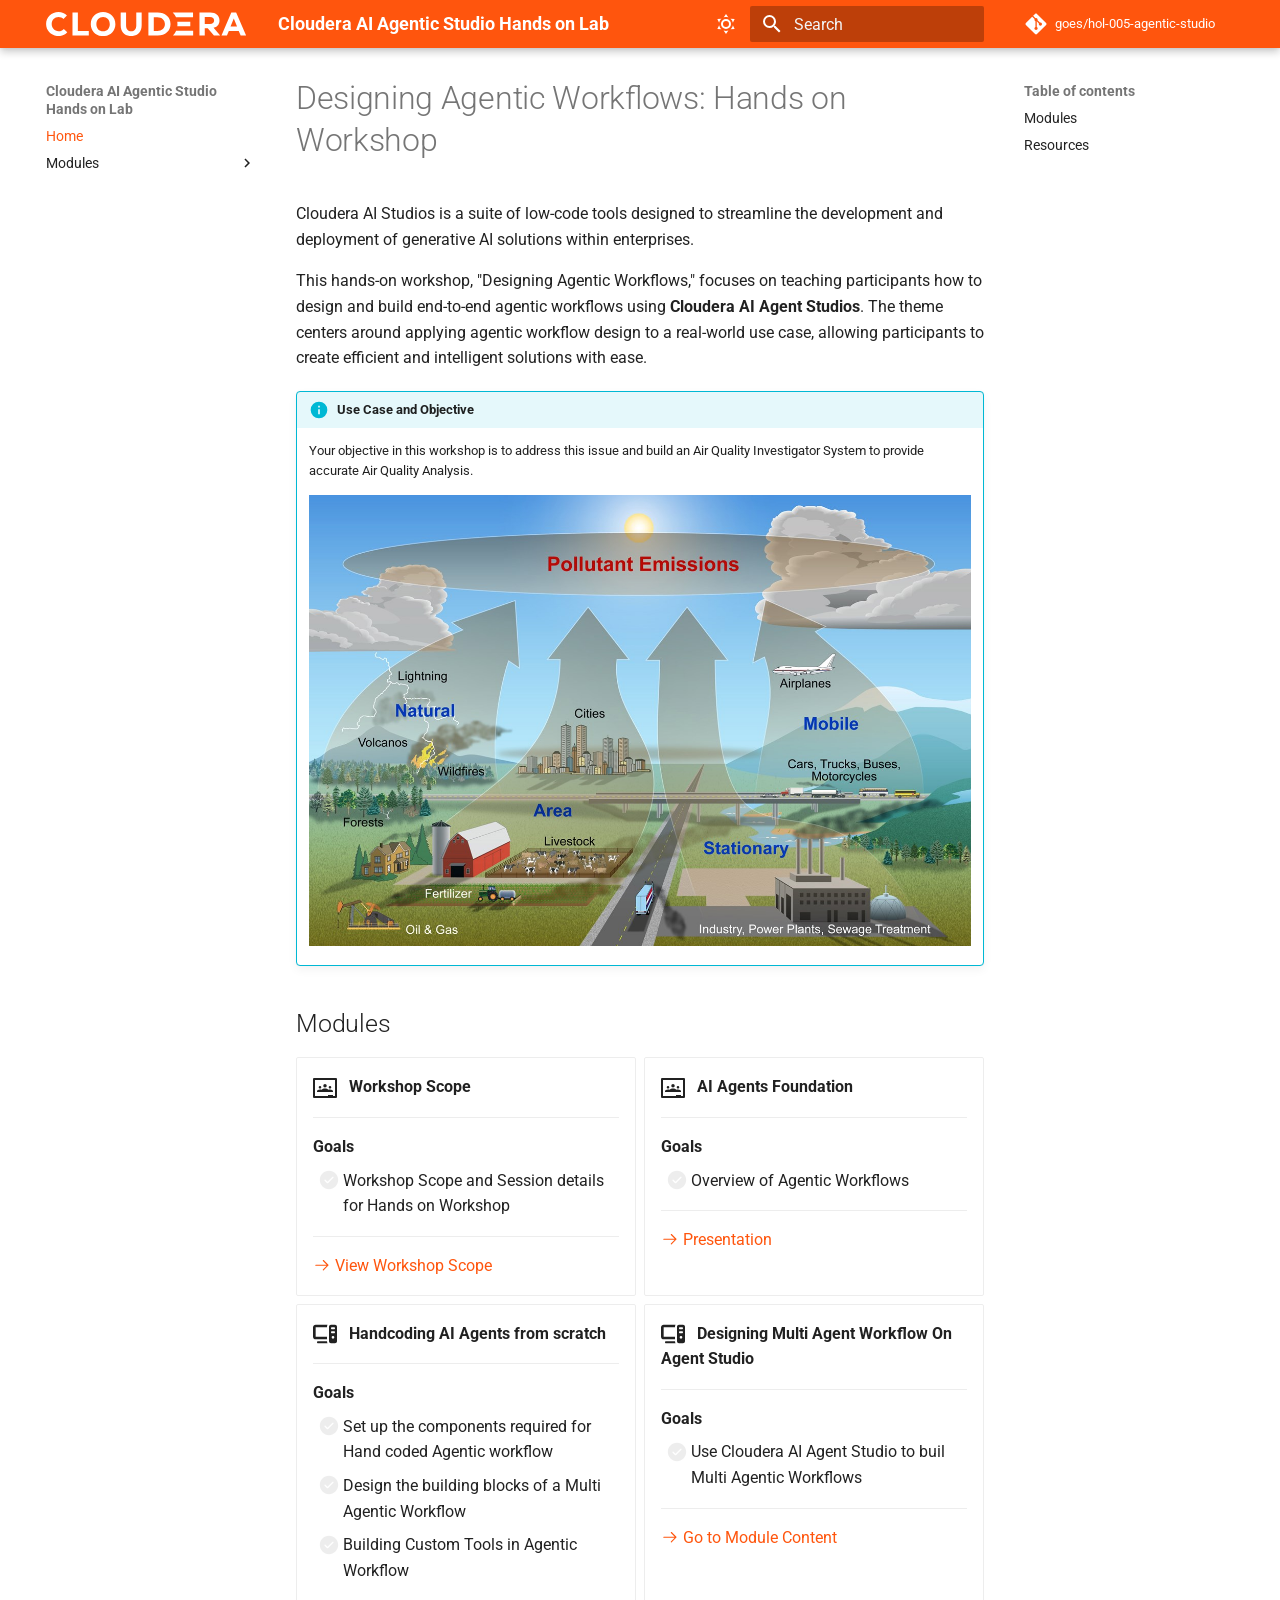
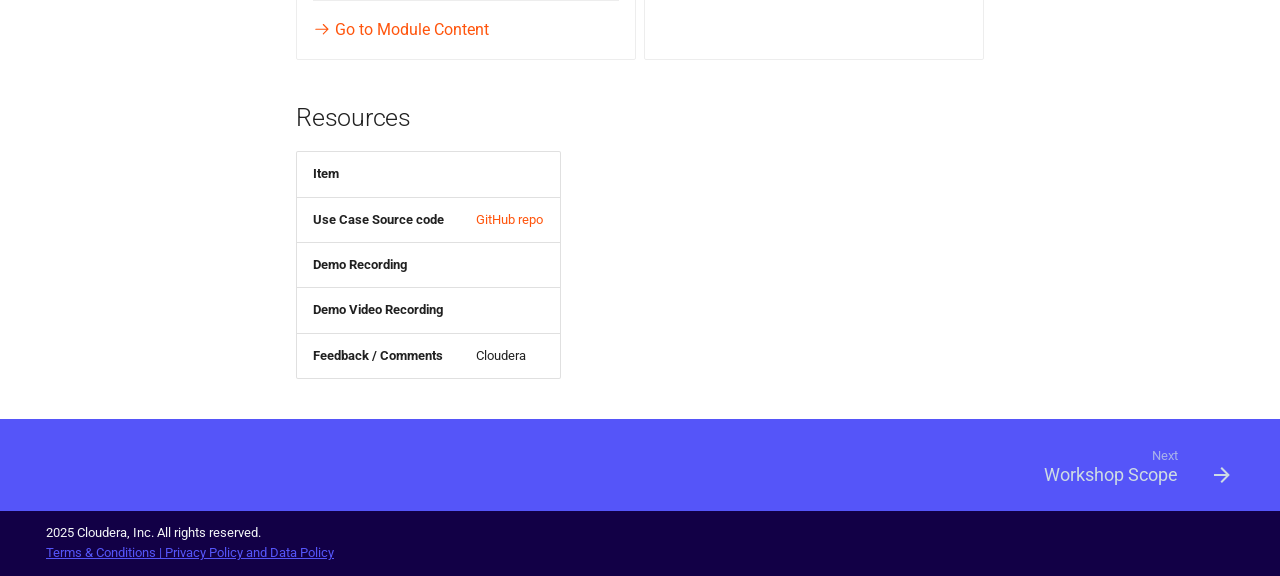
<file: index.html>
<!DOCTYPE html><html lang="en" class="no-js"><head>
    
      <meta charset="utf-8">
      <meta name="viewport" content="width=device-width,initial-scale=1">
      
      
        <meta name="author" content="GOES">
      
      
      
      
        <link rel="next" href="modules/index.html">
      
      
        
      
      
      <link rel="icon" href="assets/images/favicon.ico">
      <meta name="generator" content="mkdocs-1.6.1, mkdocs-material-9.7.1">
    
    
      
        <title>Cloudera AI Agentic Studio Hands on Lab</title>
      
    
    
      <link rel="stylesheet" href="assets/stylesheets/main.484c7ddc.min.css">
      
        
        <link rel="stylesheet" href="assets/stylesheets/palette.ab4e12ef.min.css">
      
      


    
    
      
    
    
      
        
        
        <link rel="preconnect" href="https://fonts.gstatic.com" crossorigin>
        <link rel="stylesheet" href="https://fonts.googleapis.com/css?family=Roboto:300,300i,400,400i,700,700i%7CRoboto+Mono:400,400i,700,700i&amp;display=fallback">
        <style>:root{--md-text-font:"Roboto";--md-code-font:"Roboto Mono"}</style>
      
    
    
      <link rel="stylesheet" href="assets/stylesheets/extra.css">
    
    <script>__md_scope=new URL(".",location),__md_hash=e=>[...e].reduce(((e,_)=>(e<<5)-e+_.charCodeAt(0)),0),__md_get=(e,_=localStorage,t=__md_scope)=>JSON.parse(_.getItem(t.pathname+"."+e)),__md_set=(e,_,t=localStorage,a=__md_scope)=>{try{t.setItem(a.pathname+"."+e,JSON.stringify(_))}catch(e){}}</script>
    
      

    
    
  <link href="assets/stylesheets/glightbox.min.css" rel="stylesheet"><script src="assets/javascripts/glightbox.min.js"></script><style id="glightbox-style">
            html.glightbox-open { overflow: initial; height: 100%; }
            .gslide-title { margin-top: 0px; user-select: text; }
            .gslide-desc { color: #666; user-select: text; }
            .gslide-image img { background: white; }
            .gscrollbar-fixer { padding-right: 15px; }
            .gdesc-inner { font-size: 0.75rem; }
            body[data-md-color-scheme="slate"] .gdesc-inner { background: var(--md-default-bg-color); }
            body[data-md-color-scheme="slate"] .gslide-title { color: var(--md-default-fg-color); }
            body[data-md-color-scheme="slate"] .gslide-desc { color: var(--md-default-fg-color); }
        </style></head>
  
  
    
    
      
    
    
    
    
    <body dir="ltr" data-md-color-scheme="default" data-md-color-primary="indigo" data-md-color-accent="indigo">
  
    
    <input class="md-toggle" data-md-toggle="drawer" type="checkbox" id="__drawer" autocomplete="off">
    <input class="md-toggle" data-md-toggle="search" type="checkbox" id="__search" autocomplete="off">
    <label class="md-overlay" for="__drawer"></label>
    <div data-md-component="skip">
      
        
        <a href="#designing-agentic-workflows-hands-on-workshop" class="md-skip">
          Skip to content
        </a>
      
    </div>
    <div data-md-component="announce">
      
    </div>
    
    
      

  

<header class="md-header md-header--shadow" data-md-component="header">
  <nav class="md-header__inner md-grid" aria-label="Header">
    <a href="index.html" title="Cloudera AI Agentic Studio Hands on Lab" class="md-header__button md-logo" aria-label="Cloudera AI Agentic Studio Hands on Lab" data-md-component="logo">
      
  <img src="assets/images/logo-cloudera-white.svg" alt="logo">

    </a>
    <label class="md-header__button md-icon" for="__drawer">
      
      <svg xmlns="http://www.w3.org/2000/svg" viewBox="0 0 24 24"><path d="M3 6h18v2H3zm0 5h18v2H3zm0 5h18v2H3z"></path></svg>
    </label>
    <div class="md-header__title" data-md-component="header-title">
      <div class="md-header__ellipsis">
        <div class="md-header__topic">
          <span class="md-ellipsis">
            Cloudera AI Agentic Studio Hands on Lab
          </span>
        </div>
        <div class="md-header__topic" data-md-component="header-topic">
          <span class="md-ellipsis">
            
              Home
            
          </span>
        </div>
      </div>
    </div>
    
      
        <form class="md-header__option" data-md-component="palette">
  
    
    
    
    <input class="md-option" data-md-color-media="" data-md-color-scheme="default" data-md-color-primary="indigo" data-md-color-accent="indigo" aria-label="Switch to light mode" type="radio" name="__palette" id="__palette_0">
    
      <label class="md-header__button md-icon" title="Switch to light mode" for="__palette_1" hidden>
        <svg xmlns="http://www.w3.org/2000/svg" viewBox="0 0 24 24"><path d="M12 7a5 5 0 0 1 5 5 5 5 0 0 1-5 5 5 5 0 0 1-5-5 5 5 0 0 1 5-5m0 2a3 3 0 0 0-3 3 3 3 0 0 0 3 3 3 3 0 0 0 3-3 3 3 0 0 0-3-3m0-7 2.39 3.42C13.65 5.15 12.84 5 12 5s-1.65.15-2.39.42zM3.34 7l4.16-.35A7.2 7.2 0 0 0 5.94 8.5c-.44.74-.69 1.5-.83 2.29zm.02 10 1.76-3.77a7.131 7.131 0 0 0 2.38 4.14zM20.65 7l-1.77 3.79a7.02 7.02 0 0 0-2.38-4.15zm-.01 10-4.14.36c.59-.51 1.12-1.14 1.54-1.86.42-.73.69-1.5.83-2.29zM12 22l-2.41-3.44c.74.27 1.55.44 2.41.44.82 0 1.63-.17 2.37-.44z"></path></svg>
      </label>
    
  
    
    
    
    <input class="md-option" data-md-color-media="" data-md-color-scheme="slate" data-md-color-primary="pink" data-md-color-accent="pink" aria-label="Switch to dark mode" type="radio" name="__palette" id="__palette_1">
    
      <label class="md-header__button md-icon" title="Switch to dark mode" for="__palette_0" hidden>
        <svg xmlns="http://www.w3.org/2000/svg" viewBox="0 0 24 24"><path d="m17.75 4.09-2.53 1.94.91 3.06-2.63-1.81-2.63 1.81.91-3.06-2.53-1.94L12.44 4l1.06-3 1.06 3zm3.5 6.91-1.64 1.25.59 1.98-1.7-1.17-1.7 1.17.59-1.98L15.75 11l2.06-.05L18.5 9l.69 1.95zm-2.28 4.95c.83-.08 1.72 1.1 1.19 1.85-.32.45-.66.87-1.08 1.27C15.17 23 8.84 23 4.94 19.07c-3.91-3.9-3.91-10.24 0-14.14.4-.4.82-.76 1.27-1.08.75-.53 1.93.36 1.85 1.19-.27 2.86.69 5.83 2.89 8.02a9.96 9.96 0 0 0 8.02 2.89m-1.64 2.02a12.08 12.08 0 0 1-7.8-3.47c-2.17-2.19-3.33-5-3.49-7.82-2.81 3.14-2.7 7.96.31 10.98 3.02 3.01 7.84 3.12 10.98.31"></path></svg>
      </label>
    
  
</form>
      
    
    
      <script>var palette=__md_get("__palette");if(palette&&palette.color){if("(prefers-color-scheme)"===palette.color.media){var media=matchMedia("(prefers-color-scheme: light)"),input=document.querySelector(media.matches?"[data-md-color-media='(prefers-color-scheme: light)']":"[data-md-color-media='(prefers-color-scheme: dark)']");palette.color.media=input.getAttribute("data-md-color-media"),palette.color.scheme=input.getAttribute("data-md-color-scheme"),palette.color.primary=input.getAttribute("data-md-color-primary"),palette.color.accent=input.getAttribute("data-md-color-accent")}for(var[key,value]of Object.entries(palette.color))document.body.setAttribute("data-md-color-"+key,value)}</script>
    
    
    
      
      
        <label class="md-header__button md-icon" for="__search">
          
          <svg xmlns="http://www.w3.org/2000/svg" viewBox="0 0 24 24"><path d="M9.5 3A6.5 6.5 0 0 1 16 9.5c0 1.61-.59 3.09-1.56 4.23l.27.27h.79l5 5-1.5 1.5-5-5v-.79l-.27-.27A6.52 6.52 0 0 1 9.5 16 6.5 6.5 0 0 1 3 9.5 6.5 6.5 0 0 1 9.5 3m0 2C7 5 5 7 5 9.5S7 14 9.5 14 14 12 14 9.5 12 5 9.5 5"></path></svg>
        </label>
        <div class="md-search" data-md-component="search" role="dialog">
  <label class="md-search__overlay" for="__search"></label>
  <div class="md-search__inner" role="search">
    <form class="md-search__form" name="search">
      <input type="text" class="md-search__input" name="query" aria-label="Search" placeholder="Search" autocapitalize="off" autocorrect="off" autocomplete="off" spellcheck="false" data-md-component="search-query" required>
      <label class="md-search__icon md-icon" for="__search">
        
        <svg xmlns="http://www.w3.org/2000/svg" viewBox="0 0 24 24"><path d="M9.5 3A6.5 6.5 0 0 1 16 9.5c0 1.61-.59 3.09-1.56 4.23l.27.27h.79l5 5-1.5 1.5-5-5v-.79l-.27-.27A6.52 6.52 0 0 1 9.5 16 6.5 6.5 0 0 1 3 9.5 6.5 6.5 0 0 1 9.5 3m0 2C7 5 5 7 5 9.5S7 14 9.5 14 14 12 14 9.5 12 5 9.5 5"></path></svg>
        
        <svg xmlns="http://www.w3.org/2000/svg" viewBox="0 0 24 24"><path d="M20 11v2H8l5.5 5.5-1.42 1.42L4.16 12l7.92-7.92L13.5 5.5 8 11z"></path></svg>
      </label>
      <nav class="md-search__options" aria-label="Search">
        
        <button type="reset" class="md-search__icon md-icon" title="Clear" aria-label="Clear" tabindex="-1">
          
          <svg xmlns="http://www.w3.org/2000/svg" viewBox="0 0 24 24"><path d="M19 6.41 17.59 5 12 10.59 6.41 5 5 6.41 10.59 12 5 17.59 6.41 19 12 13.41 17.59 19 19 17.59 13.41 12z"></path></svg>
        </button>
      </nav>
      
    </form>
    <div class="md-search__output">
      <div class="md-search__scrollwrap" tabindex="0" data-md-scrollfix>
        <div class="md-search-result" data-md-component="search-result">
          <div class="md-search-result__meta">
            Initializing search
          </div>
          <ol class="md-search-result__list" role="presentation"></ol>
        </div>
      </div>
    </div>
  </div>
</div>
      
    
    
      <div class="md-header__source">
        <a href="https://github.infra.cloudera.com/GOES/hol-005-agentic-studio" title="Go to repository" class="md-source" data-md-component="source">
  <div class="md-source__icon md-icon">
    
    <svg xmlns="http://www.w3.org/2000/svg" viewBox="0 0 448 512"><!--! Font Awesome Free 7.1.0 by @fontawesome - https://fontawesome.com License - https://fontawesome.com/license/free (Icons: CC BY 4.0, Fonts: SIL OFL 1.1, Code: MIT License) Copyright 2025 Fonticons, Inc.--><path d="M439.6 236.1 244 40.5c-5.4-5.5-12.8-8.5-20.4-8.5s-15 3-20.4 8.4L162.5 81l51.5 51.5c27.1-9.1 52.7 16.8 43.4 43.7l49.7 49.7c34.2-11.8 61.2 31 35.5 56.7-26.5 26.5-70.2-2.9-56-37.3L240.3 199v121.9c25.3 12.5 22.3 41.8 9.1 55-6.4 6.4-15.2 10.1-24.3 10.1s-17.8-3.6-24.3-10.1c-17.6-17.6-11.1-46.9 11.2-56v-123c-20.8-8.5-24.6-30.7-18.6-45L142.6 101 8.5 235.1C3 240.6 0 247.9 0 255.5s3 15 8.5 20.4l195.6 195.7c5.4 5.4 12.7 8.4 20.4 8.4s15-3 20.4-8.4l194.7-194.7c5.4-5.4 8.4-12.8 8.4-20.4s-3-15-8.4-20.4"></path></svg>
  </div>
  <div class="md-source__repository">
    goes/hol-005-agentic-studio
  </div>
</a>
      </div>
    
  </nav>
  
</header>
    
    <div class="md-container" data-md-component="container">
      
      
        
          
        
      
      <main class="md-main" data-md-component="main">
        <div class="md-main__inner md-grid">
          
            
              
              <div class="md-sidebar md-sidebar--primary" data-md-component="sidebar" data-md-type="navigation">
                <div class="md-sidebar__scrollwrap">
                  <div class="md-sidebar__inner">
                    



<nav class="md-nav md-nav--primary" aria-label="Navigation" data-md-level="0">
  <label class="md-nav__title" for="__drawer">
    <a href="index.html" title="Cloudera AI Agentic Studio Hands on Lab" class="md-nav__button md-logo" aria-label="Cloudera AI Agentic Studio Hands on Lab" data-md-component="logo">
      
  <img src="assets/images/logo-cloudera-white.svg" alt="logo">

    </a>
    Cloudera AI Agentic Studio Hands on Lab
  </label>
  
    <div class="md-nav__source">
      <a href="https://github.infra.cloudera.com/GOES/hol-005-agentic-studio" title="Go to repository" class="md-source" data-md-component="source">
  <div class="md-source__icon md-icon">
    
    <svg xmlns="http://www.w3.org/2000/svg" viewBox="0 0 448 512"><!--! Font Awesome Free 7.1.0 by @fontawesome - https://fontawesome.com License - https://fontawesome.com/license/free (Icons: CC BY 4.0, Fonts: SIL OFL 1.1, Code: MIT License) Copyright 2025 Fonticons, Inc.--><path d="M439.6 236.1 244 40.5c-5.4-5.5-12.8-8.5-20.4-8.5s-15 3-20.4 8.4L162.5 81l51.5 51.5c27.1-9.1 52.7 16.8 43.4 43.7l49.7 49.7c34.2-11.8 61.2 31 35.5 56.7-26.5 26.5-70.2-2.9-56-37.3L240.3 199v121.9c25.3 12.5 22.3 41.8 9.1 55-6.4 6.4-15.2 10.1-24.3 10.1s-17.8-3.6-24.3-10.1c-17.6-17.6-11.1-46.9 11.2-56v-123c-20.8-8.5-24.6-30.7-18.6-45L142.6 101 8.5 235.1C3 240.6 0 247.9 0 255.5s3 15 8.5 20.4l195.6 195.7c5.4 5.4 12.7 8.4 20.4 8.4s15-3 20.4-8.4l194.7-194.7c5.4-5.4 8.4-12.8 8.4-20.4s-3-15-8.4-20.4"></path></svg>
  </div>
  <div class="md-source__repository">
    goes/hol-005-agentic-studio
  </div>
</a>
    </div>
  
  <ul class="md-nav__list" data-md-scrollfix>
    
      
      
  
  
    
  
  
  
    <li class="md-nav__item md-nav__item--active">
      
      <input class="md-nav__toggle md-toggle" type="checkbox" id="__toc">
      
      
        
      
      
        <label class="md-nav__link md-nav__link--active" for="__toc">
          
  
  
  <span class="md-ellipsis">
    
  
    Home
  

    
  </span>
  
  

          <span class="md-nav__icon md-icon"></span>
        </label>
      
      <a href="index.html" class="md-nav__link md-nav__link--active">
        
  
  
  <span class="md-ellipsis">
    
  
    Home
  

    
  </span>
  
  

      </a>
      
        

<nav class="md-nav md-nav--secondary" aria-label="Table of contents">
  
  
  
    
  
  
    <label class="md-nav__title" for="__toc">
      <span class="md-nav__icon md-icon"></span>
      Table of contents
    </label>
    <ul class="md-nav__list" data-md-component="toc" data-md-scrollfix>
      
        <li class="md-nav__item">
  <a href="#modules" class="md-nav__link">
    <span class="md-ellipsis">
      
        Modules
      
    </span>
  </a>
  
</li>
      
        <li class="md-nav__item">
  <a href="#resources" class="md-nav__link">
    <span class="md-ellipsis">
      
        Resources
      
    </span>
  </a>
  
</li>
      
    </ul>
  
</nav>
      
    </li>
  

    
      
      
  
  
  
  
    
    
    
    
    
    <li class="md-nav__item md-nav__item--nested">
      
        
        
        <input class="md-nav__toggle md-toggle " type="checkbox" id="__nav_2">
        
          
          <label class="md-nav__link" for="__nav_2" id="__nav_2_label" tabindex="0">
            
  
  
  <span class="md-ellipsis">
    
  
    Modules
  

    
  </span>
  
  

            <span class="md-nav__icon md-icon"></span>
          </label>
        
        <nav class="md-nav" data-md-level="1" aria-labelledby="__nav_2_label" aria-expanded="false">
          <label class="md-nav__title" for="__nav_2">
            <span class="md-nav__icon md-icon"></span>
            
  
    Modules
  

          </label>
          <ul class="md-nav__list" data-md-scrollfix>
            
              
                
  
  
  
  
    <li class="md-nav__item">
      <a href="modules/index.html" class="md-nav__link">
        
  
  
  <span class="md-ellipsis">
    
  
    Workshop Scope
  

    
  </span>
  
  

      </a>
    </li>
  

              
            
              
                
  
  
  
  
    
    
    
    
    
    <li class="md-nav__item md-nav__item--nested">
      
        
        
        <input class="md-nav__toggle md-toggle " type="checkbox" id="__nav_2_2">
        
          
          <label class="md-nav__link" for="__nav_2_2" id="__nav_2_2_label" tabindex="0">
            
  
  
  <span class="md-ellipsis">
    
  
    Module 1 - Hand code AI Agents
  

    
  </span>
  
  

            <span class="md-nav__icon md-icon"></span>
          </label>
        
        <nav class="md-nav" data-md-level="2" aria-labelledby="__nav_2_2_label" aria-expanded="false">
          <label class="md-nav__title" for="__nav_2_2">
            <span class="md-nav__icon md-icon"></span>
            
  
    Module 1 - Hand code AI Agents
  

          </label>
          <ul class="md-nav__list" data-md-scrollfix>
            
              
                
  
  
  
  
    <li class="md-nav__item">
      <a href="modules/module1/index.html" class="md-nav__link">
        
  
  
  <span class="md-ellipsis">
    
  
    Overview
  

    
  </span>
  
  

      </a>
    </li>
  

              
            
              
                
  
  
  
  
    <li class="md-nav__item">
      <a href="modules/module1/lab1.html" class="md-nav__link">
        
  
  
  <span class="md-ellipsis">
    
  
    Lab 1 - Getting Setup for Workshop
  

    
  </span>
  
  

      </a>
    </li>
  

              
            
              
                
  
  
  
  
    <li class="md-nav__item">
      <a href="modules/module1/lab2.html" class="md-nav__link">
        
  
  
  <span class="md-ellipsis">
    
  
    Lab 2 - Building Your First AI Agent
  

    
  </span>
  
  

      </a>
    </li>
  

              
            
              
                
  
  
  
  
    <li class="md-nav__item">
      <a href="modules/module1/lab3.html" class="md-nav__link">
        
  
  
  <span class="md-ellipsis">
    
  
    Lab 3 - Custom Tools in Agentic Workflow
  

    
  </span>
  
  

      </a>
    </li>
  

              
            
          </ul>
        </nav>
      
    </li>
  

              
            
              
                
  
  
  
  
    
    
    
    
    
    <li class="md-nav__item md-nav__item--nested">
      
        
        
        <input class="md-nav__toggle md-toggle " type="checkbox" id="__nav_2_3">
        
          
          <label class="md-nav__link" for="__nav_2_3" id="__nav_2_3_label" tabindex="0">
            
  
  
  <span class="md-ellipsis">
    
  
    Module 2 - Designing Multi Agent Workflow On Agent Studio
  

    
  </span>
  
  

            <span class="md-nav__icon md-icon"></span>
          </label>
        
        <nav class="md-nav" data-md-level="2" aria-labelledby="__nav_2_3_label" aria-expanded="false">
          <label class="md-nav__title" for="__nav_2_3">
            <span class="md-nav__icon md-icon"></span>
            
  
    Module 2 - Designing Multi Agent Workflow On Agent Studio
  

          </label>
          <ul class="md-nav__list" data-md-scrollfix>
            
              
                
  
  
  
  
    <li class="md-nav__item">
      <a href="modules/module2/index.html" class="md-nav__link">
        
  
  
  <span class="md-ellipsis">
    
  
    Overview
  

    
  </span>
  
  

      </a>
    </li>
  

              
            
              
                
  
  
  
  
    <li class="md-nav__item">
      <a href="modules/module2/lab1.html" class="md-nav__link">
        
  
  
  <span class="md-ellipsis">
    
  
    Lab 1 - Create Templates and workflows in Agent Studio
  

    
  </span>
  
  

      </a>
    </li>
  

              
            
              
                
  
  
  
  
    <li class="md-nav__item">
      <a href="modules/module2/lab2.html" class="md-nav__link">
        
  
  
  <span class="md-ellipsis">
    
  
    Lab 2 - Create Tasks in Agent Studio
  

    
  </span>
  
  

      </a>
    </li>
  

              
            
              
                
  
  
  
  
    <li class="md-nav__item">
      <a href="modules/module2/lab3.html" class="md-nav__link">
        
  
  
  <span class="md-ellipsis">
    
  
    Lab 3 - Create Custom Tools in Agent Studio
  

    
  </span>
  
  

      </a>
    </li>
  

              
            
              
                
  
  
  
  
    <li class="md-nav__item">
      <a href="modules/module2/lab4.html" class="md-nav__link">
        
  
  
  <span class="md-ellipsis">
    
  
    Lab 4 - Test, Monitor and Deploy Workflows
  

    
  </span>
  
  

      </a>
    </li>
  

              
            
          </ul>
        </nav>
      
    </li>
  

              
            
          </ul>
        </nav>
      
    </li>
  

    
  </ul>
</nav>
                  </div>
                </div>
              </div>
            
            
              
              <div class="md-sidebar md-sidebar--secondary" data-md-component="sidebar" data-md-type="toc">
                <div class="md-sidebar__scrollwrap">
                  <div class="md-sidebar__inner">
                    

<nav class="md-nav md-nav--secondary" aria-label="Table of contents">
  
  
  
    
  
  
    <label class="md-nav__title" for="__toc">
      <span class="md-nav__icon md-icon"></span>
      Table of contents
    </label>
    <ul class="md-nav__list" data-md-component="toc" data-md-scrollfix>
      
        <li class="md-nav__item">
  <a href="#modules" class="md-nav__link">
    <span class="md-ellipsis">
      
        Modules
      
    </span>
  </a>
  
</li>
      
        <li class="md-nav__item">
  <a href="#resources" class="md-nav__link">
    <span class="md-ellipsis">
      
        Resources
      
    </span>
  </a>
  
</li>
      
    </ul>
  
</nav>
                  </div>
                </div>
              </div>
            
          
          
            <div class="md-content" data-md-component="content">
              
              <article class="md-content__inner md-typeset">
                
                  



<h1 id="designing-agentic-workflows-hands-on-workshop">Designing Agentic Workflows: Hands on Workshop</h1>
<p>Cloudera AI Studios is a suite of low-code tools designed to streamline the development and deployment of generative AI solutions within enterprises.</p>
<p>This hands-on workshop, "Designing Agentic Workflows," focuses on teaching participants how to design and build end-to-end agentic workflows using <strong>Cloudera AI Agent Studios</strong>. The theme centers around applying agentic workflow design to a real-world use case, allowing participants to create efficient and intelligent solutions with ease.</p>
<div class="admonition info">
<p class="admonition-title">Use Case and Objective</p>
<p>Your objective in this workshop is to address this issue and build an Air Quality Investigator System to provide accurate Air Quality Analysis.</p>
<p></p><div align="center">
  <a class="glightbox" data-type="image" data-width="auto" data-height="auto" href="./assets/images/workshop_use_case.png" data-desc-position="bottom"><img src="./assets/images/workshop_use_case.png" alt="Workshop Objective"></a>
</div><p></p>
</div>
<h2 id="modules">Modules</h2>
<div class="grid cards">
<ul>
<li>
<p><span class="twemoji lg middle"><svg xmlns="http://www.w3.org/2000/svg" viewBox="0 0 24 24"><path d="M23 2H1a1 1 0 0 0-1 1v18a1 1 0 0 0 1 1h22a1 1 0 0 0 1-1V3a1 1 0 0 0-1-1m-1 18h-2v-1h-5v1H2V4h20zM10.29 9.71A1.71 1.71 0 0 1 12 8c.95 0 1.71.77 1.71 1.71 0 .95-.76 1.72-1.71 1.72s-1.71-.77-1.71-1.72m-4.58 1.58c0-.71.58-1.29 1.29-1.29a1.29 1.29 0 0 1 1.29 1.29c0 .71-.58 1.28-1.29 1.28S5.71 12 5.71 11.29m10 0A1.29 1.29 0 0 1 17 10a1.29 1.29 0 0 1 1.29 1.29c0 .71-.58 1.28-1.29 1.28s-1.29-.57-1.29-1.28M20 15.14V16H4v-.86c0-.94 1.55-1.71 3-1.71.55 0 1.11.11 1.6.3.75-.69 2.1-1.16 3.4-1.16s2.65.47 3.4 1.16c.49-.19 1.05-.3 1.6-.3 1.45 0 3 .77 3 1.71"></path></svg></span> &nbsp; <strong>Workshop Scope</strong></p>
<hr>
<p><strong>Goals</strong></p>
<ul class="task-list">
<li class="task-list-item"><label class="task-list-control"><input type="checkbox" disabled><span class="task-list-indicator"></span></label> Workshop Scope and Session details for Hands on Workshop</li>
</ul>
<hr>
<p><a href="modules/index.html"><span class="twemoji"><svg xmlns="http://www.w3.org/2000/svg" viewBox="0 0 24 24"><path d="M13.22 19.03a.75.75 0 0 1 0-1.06L18.19 13H3.75a.75.75 0 0 1 0-1.5h14.44l-4.97-4.97a.749.749 0 0 1 .326-1.275.75.75 0 0 1 .734.215l6.25 6.25a.75.75 0 0 1 0 1.06l-6.25 6.25a.75.75 0 0 1-1.06 0"></path></svg></span> View Workshop Scope</a></p>
</li>
<li>
<p><span class="twemoji lg middle"><svg xmlns="http://www.w3.org/2000/svg" viewBox="0 0 24 24"><path d="M23 2H1a1 1 0 0 0-1 1v18a1 1 0 0 0 1 1h22a1 1 0 0 0 1-1V3a1 1 0 0 0-1-1m-1 18h-2v-1h-5v1H2V4h20zM10.29 9.71A1.71 1.71 0 0 1 12 8c.95 0 1.71.77 1.71 1.71 0 .95-.76 1.72-1.71 1.72s-1.71-.77-1.71-1.72m-4.58 1.58c0-.71.58-1.29 1.29-1.29a1.29 1.29 0 0 1 1.29 1.29c0 .71-.58 1.28-1.29 1.28S5.71 12 5.71 11.29m10 0A1.29 1.29 0 0 1 17 10a1.29 1.29 0 0 1 1.29 1.29c0 .71-.58 1.28-1.29 1.28s-1.29-.57-1.29-1.28M20 15.14V16H4v-.86c0-.94 1.55-1.71 3-1.71.55 0 1.11.11 1.6.3.75-.69 2.1-1.16 3.4-1.16s2.65.47 3.4 1.16c.49-.19 1.05-.3 1.6-.3 1.45 0 3 .77 3 1.71"></path></svg></span> &nbsp; <strong>AI Agents Foundation</strong></p>
<hr>
<p><strong>Goals</strong></p>
<ul class="task-list">
<li class="task-list-item"><label class="task-list-control"><input type="checkbox" disabled><span class="task-list-indicator"></span></label> Overview of Agentic Workflows</li>
</ul>
<hr>
<p><a href="https://docs.google.com/presentation/d/1jSKkVN6xjV9blB_2pUYuZwnD1yhOVE9lzcAr-yVV8vE/edit"><span class="twemoji"><svg xmlns="http://www.w3.org/2000/svg" viewBox="0 0 24 24"><path d="M13.22 19.03a.75.75 0 0 1 0-1.06L18.19 13H3.75a.75.75 0 0 1 0-1.5h14.44l-4.97-4.97a.749.749 0 0 1 .326-1.275.75.75 0 0 1 .734.215l6.25 6.25a.75.75 0 0 1 0 1.06l-6.25 6.25a.75.75 0 0 1-1.06 0"></path></svg></span> Presentation</a></p>
</li>
<li>
<p><span class="twemoji lg middle"><svg xmlns="http://www.w3.org/2000/svg" viewBox="0 0 576 512"><!--! Font Awesome Free 7.1.0 by @fontawesome - https://fontawesome.com License - https://fontawesome.com/license/free (Icons: CC BY 4.0, Fonts: SIL OFL 1.1, Code: MIT License) Copyright 2025 Fonticons, Inc.--><path d="M348.8 32C340.7 46.1 336 62.5 336 80v16H64v224h272v64H64c-35.3 0-64-28.7-64-64V96c0-35.3 28.7-64 64-64zM336 432c0 17.5 4.7 33.9 12.8 48H120c-13.3 0-24-10.7-24-24s10.7-24 24-24zm96-400h96c26.5 0 48 21.5 48 48v352c0 26.5-21.5 48-48 48h-96c-26.5 0-48-21.5-48-48V80c0-26.5 21.5-48 48-48m24 64c-13.3 0-24 10.7-24 24s10.7 24 24 24h48c13.3 0 24-10.7 24-24s-10.7-24-24-24zm0 96c-13.3 0-24 10.7-24 24s10.7 24 24 24h48c13.3 0 24-10.7 24-24s-10.7-24-24-24zm56 144a32 32 0 1 0-64 0 32 32 0 1 0 64 0"></path></svg></span> &nbsp; <strong>Handcoding AI Agents from scratch</strong></p>
<hr>
<p><strong>Goals</strong></p>
<ul class="task-list">
<li class="task-list-item"><label class="task-list-control"><input type="checkbox" disabled><span class="task-list-indicator"></span></label> Set up the components required for Hand coded Agentic workflow</li>
<li class="task-list-item"><label class="task-list-control"><input type="checkbox" disabled><span class="task-list-indicator"></span></label> Design the building blocks of a Multi Agentic Workflow</li>
<li class="task-list-item"><label class="task-list-control"><input type="checkbox" disabled><span class="task-list-indicator"></span></label> Building Custom Tools in Agentic Workflow</li>
</ul>
<hr>
<p><a href="modules/module1/index.html"><span class="twemoji"><svg xmlns="http://www.w3.org/2000/svg" viewBox="0 0 24 24"><path d="M13.22 19.03a.75.75 0 0 1 0-1.06L18.19 13H3.75a.75.75 0 0 1 0-1.5h14.44l-4.97-4.97a.749.749 0 0 1 .326-1.275.75.75 0 0 1 .734.215l6.25 6.25a.75.75 0 0 1 0 1.06l-6.25 6.25a.75.75 0 0 1-1.06 0"></path></svg></span> Go to Module Content</a></p>
</li>
<li>
<p><span class="twemoji lg middle"><svg xmlns="http://www.w3.org/2000/svg" viewBox="0 0 576 512"><!--! Font Awesome Free 7.1.0 by @fontawesome - https://fontawesome.com License - https://fontawesome.com/license/free (Icons: CC BY 4.0, Fonts: SIL OFL 1.1, Code: MIT License) Copyright 2025 Fonticons, Inc.--><path d="M348.8 32C340.7 46.1 336 62.5 336 80v16H64v224h272v64H64c-35.3 0-64-28.7-64-64V96c0-35.3 28.7-64 64-64zM336 432c0 17.5 4.7 33.9 12.8 48H120c-13.3 0-24-10.7-24-24s10.7-24 24-24zm96-400h96c26.5 0 48 21.5 48 48v352c0 26.5-21.5 48-48 48h-96c-26.5 0-48-21.5-48-48V80c0-26.5 21.5-48 48-48m24 64c-13.3 0-24 10.7-24 24s10.7 24 24 24h48c13.3 0 24-10.7 24-24s-10.7-24-24-24zm0 96c-13.3 0-24 10.7-24 24s10.7 24 24 24h48c13.3 0 24-10.7 24-24s-10.7-24-24-24zm56 144a32 32 0 1 0-64 0 32 32 0 1 0 64 0"></path></svg></span> &nbsp; <strong>Designing Multi Agent Workflow On Agent Studio</strong></p>
<hr>
<p><strong>Goals</strong></p>
<ul class="task-list">
<li class="task-list-item"><label class="task-list-control"><input type="checkbox" disabled><span class="task-list-indicator"></span></label> Use Cloudera AI Agent Studio to buil Multi Agentic Workflows</li>
</ul>
<hr>
<p><a href="modules/module2/index.html"><span class="twemoji"><svg xmlns="http://www.w3.org/2000/svg" viewBox="0 0 24 24"><path d="M13.22 19.03a.75.75 0 0 1 0-1.06L18.19 13H3.75a.75.75 0 0 1 0-1.5h14.44l-4.97-4.97a.749.749 0 0 1 .326-1.275.75.75 0 0 1 .734.215l6.25 6.25a.75.75 0 0 1 0 1.06l-6.25 6.25a.75.75 0 0 1-1.06 0"></path></svg></span> Go to Module Content</a></p>
</li>
</ul>
</div>
<h2 id="resources">Resources</h2>
<table>
<thead>
<tr>
<th>Item</th>
<th></th>
</tr>
</thead>
<tbody>
<tr>
<td><strong>Use Case Source code</strong></td>
<td><a href="https://github.com/SuperEllipse/AirAware/tree/Lab">GitHub repo</a></td>
</tr>
<tr>
<td><strong>Demo Recording</strong></td>
<td><to be created></to></td>
</tr>
<tr>
<td><strong>Demo Video Recording</strong></td>
<td><to be updated soon></to></td>
</tr>
<tr>
<td><strong>Feedback / Comments</strong></td>
<td>Cloudera</td>
</tr>
</tbody>
</table>












                
              </article>
            </div>
          
          
<script>var target=document.getElementById(location.hash.slice(1));target&&target.name&&(target.checked=target.name.startsWith("__tabbed_"))</script>
        </div>
        
          <button type="button" class="md-top md-icon" data-md-component="top" hidden>
  
  <svg xmlns="http://www.w3.org/2000/svg" viewBox="0 0 24 24"><path d="M13 20h-2V8l-5.5 5.5-1.42-1.42L12 4.16l7.92 7.92-1.42 1.42L13 8z"></path></svg>
  Back to top
</button>
        
      </main>
      
        <footer class="md-footer">
  
    
      
      <nav class="md-footer__inner md-grid" aria-label="Footer">
        
        
          
          <a href="modules/index.html" class="md-footer__link md-footer__link--next" aria-label="Next: Workshop Scope">
            <div class="md-footer__title">
              <span class="md-footer__direction">
                Next
              </span>
              <div class="md-ellipsis">
                Workshop Scope
              </div>
            </div>
            <div class="md-footer__button md-icon">
              
              <svg xmlns="http://www.w3.org/2000/svg" viewBox="0 0 24 24"><path d="M4 11v2h12l-5.5 5.5 1.42 1.42L19.84 12l-7.92-7.92L10.5 5.5 16 11z"></path></svg>
            </div>
          </a>
        
      </nav>
    
  
  <div class="md-footer-meta md-typeset">
    <div class="md-footer-meta__inner md-grid">
      <div class="md-copyright">
  
    <div class="md-copyright__highlight">
      2025 Cloudera, Inc. All rights reserved.<br><a href="https://www.cloudera.com/legal/terms-and-conditions.html" target="_blank">Terms &amp; Conditions | </a>  <a href="https://www.cloudera.com/legal/policies.html" target="_blank"> Privacy Policy and Data Policy</a>
    </div>
  
  
</div>
      
    </div>
  </div>
</footer>
      
    </div>
    <div class="md-dialog" data-md-component="dialog">
      <div class="md-dialog__inner md-typeset"></div>
    </div>
    
    
    
      
      
      <script id="__config" type="application/json">{"annotate": null, "base": ".", "features": ["content.code.annotate", "content.code.copy", "navigation.footer", "navigation.top"], "search": "assets/javascripts/workers/search.2c215733.min.js", "tags": null, "translations": {"clipboard.copied": "Copied to clipboard", "clipboard.copy": "Copy to clipboard", "search.result.more.one": "1 more on this page", "search.result.more.other": "# more on this page", "search.result.none": "No matching documents", "search.result.one": "1 matching document", "search.result.other": "# matching documents", "search.result.placeholder": "Type to start searching", "search.result.term.missing": "Missing", "select.version": "Select version"}, "version": null}</script>
    
    
      <script src="assets/javascripts/bundle.79ae519e.min.js"></script>
      
    
  
<script id="init-glightbox">const lightbox = GLightbox({"touchNavigation": true, "loop": false, "zoomable": true, "draggable": true, "openEffect": "zoom", "closeEffect": "zoom", "slideEffect": "slide"});
document$.subscribe(()=>{ lightbox.reload(); });
</script></body></html>
</file>
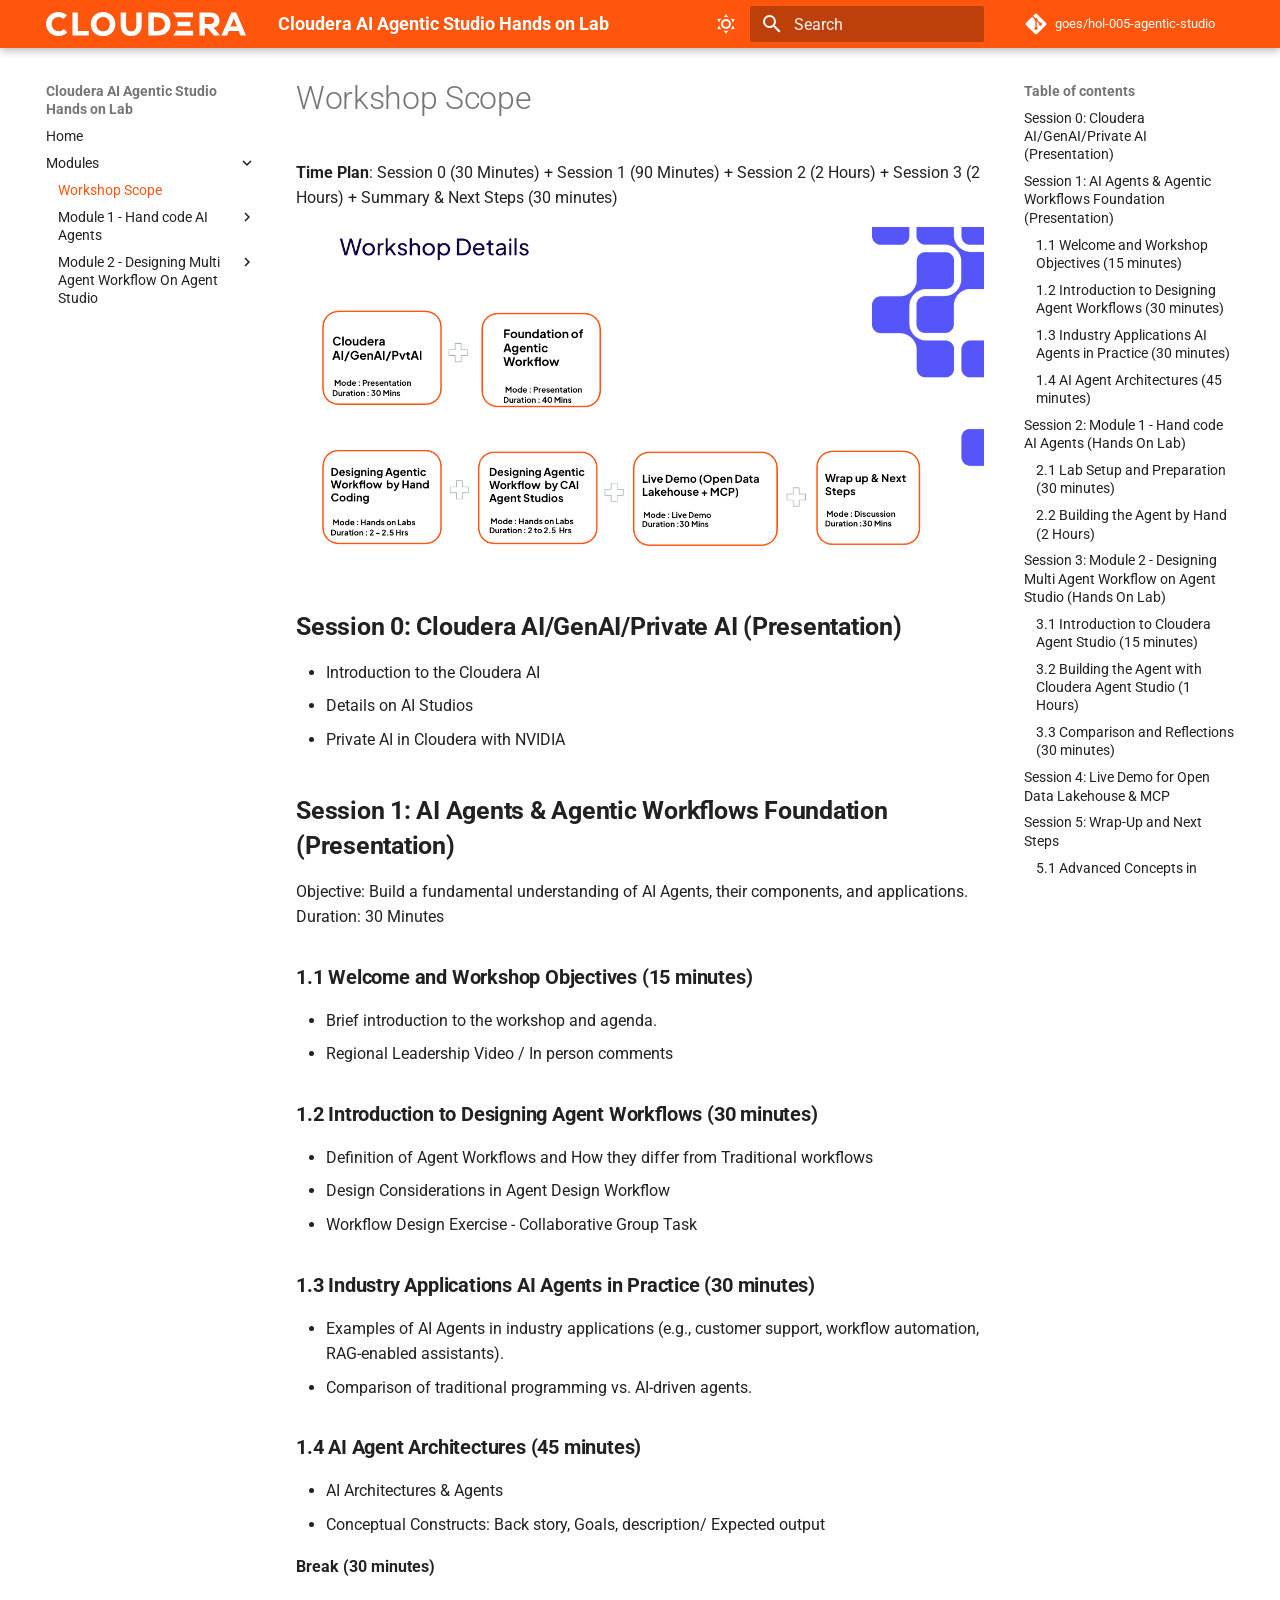
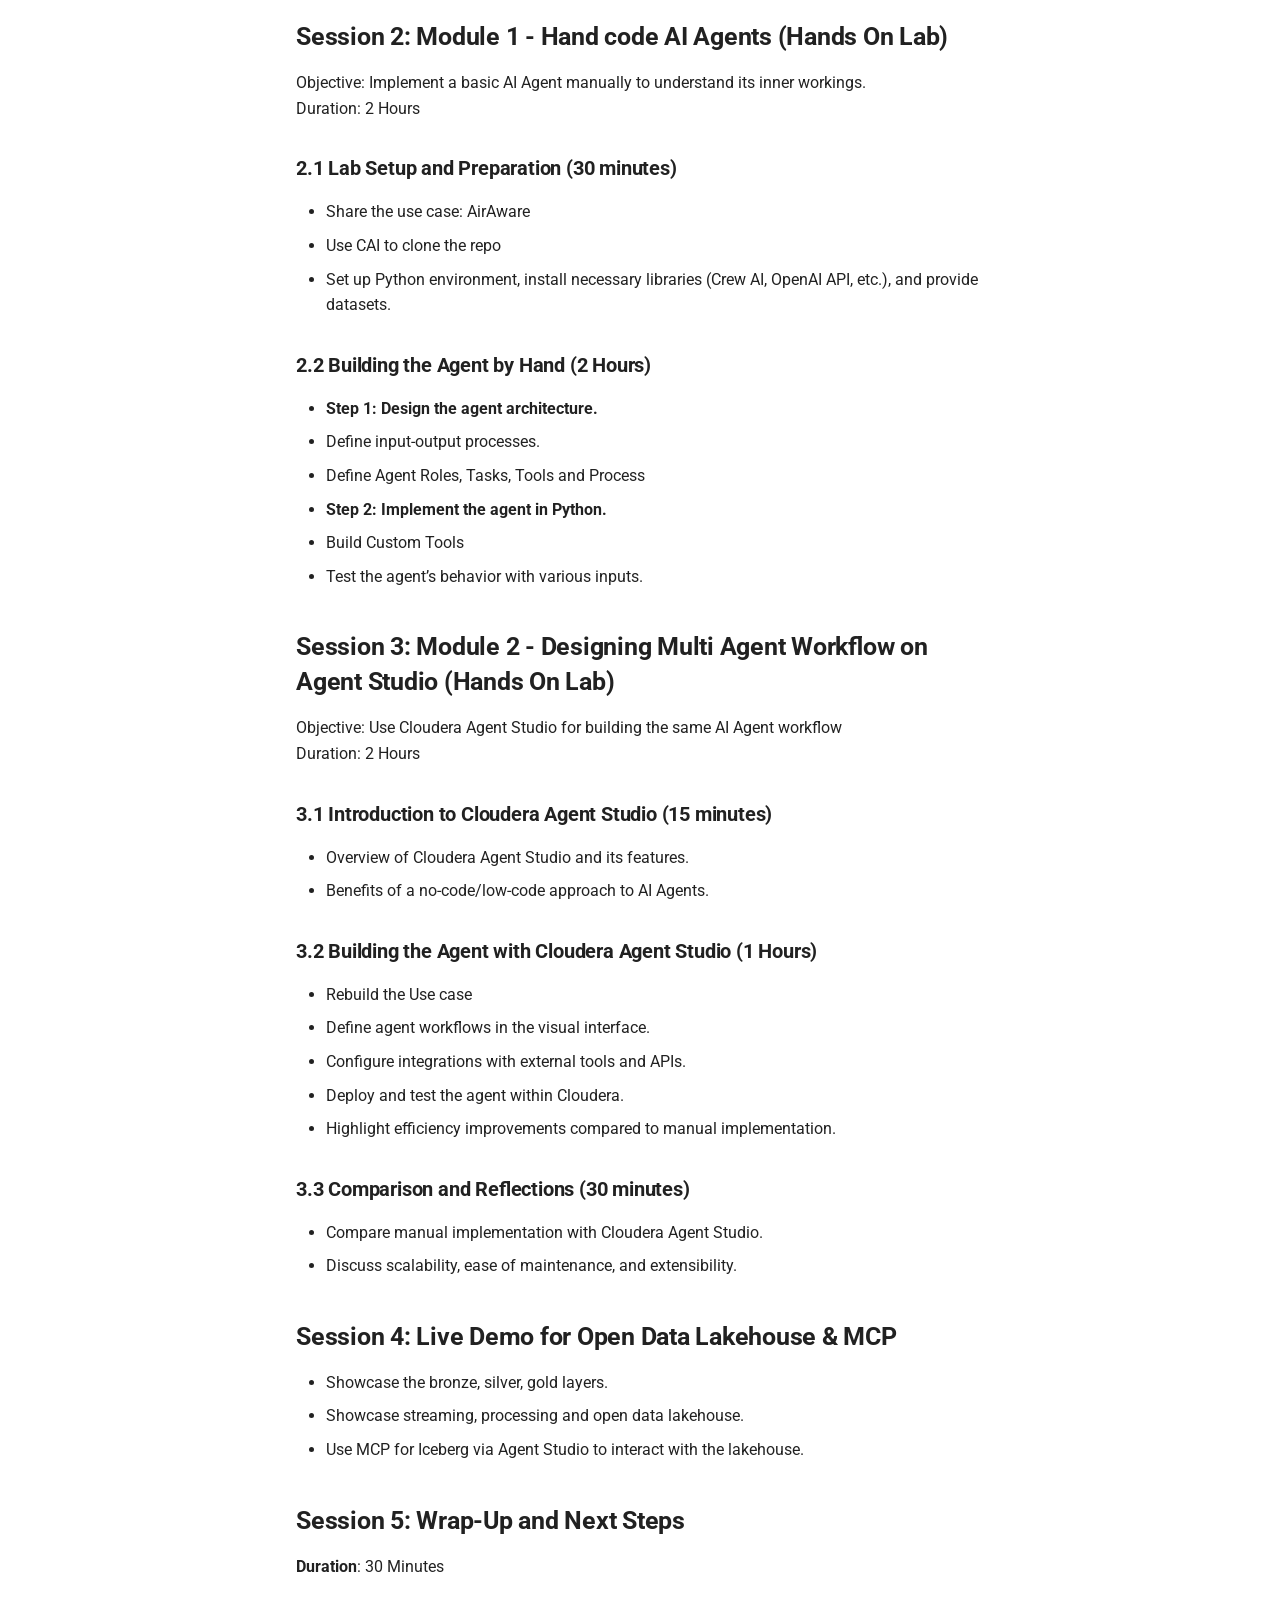
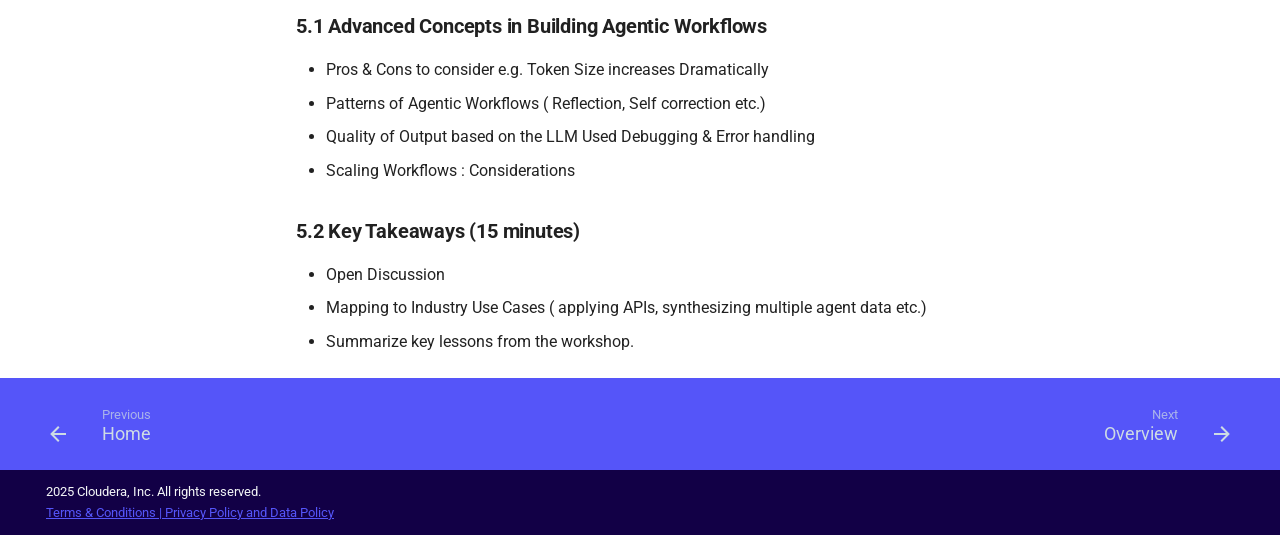
<file: modules/index.html>
<!DOCTYPE html><html lang="en" class="no-js"><head>
    
      <meta charset="utf-8">
      <meta name="viewport" content="width=device-width,initial-scale=1">
      
      
        <meta name="author" content="GOES">
      
      
      
        <link rel="prev" href="../index.html">
      
      
        <link rel="next" href="module1/index.html">
      
      
        
      
      
      <link rel="icon" href="../assets/images/favicon.ico">
      <meta name="generator" content="mkdocs-1.6.1, mkdocs-material-9.7.1">
    
    
      
        <title>Workshop Scope - Cloudera AI Agentic Studio Hands on Lab</title>
      
    
    
      <link rel="stylesheet" href="../assets/stylesheets/main.484c7ddc.min.css">
      
        
        <link rel="stylesheet" href="../assets/stylesheets/palette.ab4e12ef.min.css">
      
      


    
    
      
    
    
      
        
        
        <link rel="preconnect" href="https://fonts.gstatic.com" crossorigin>
        <link rel="stylesheet" href="https://fonts.googleapis.com/css?family=Roboto:300,300i,400,400i,700,700i%7CRoboto+Mono:400,400i,700,700i&amp;display=fallback">
        <style>:root{--md-text-font:"Roboto";--md-code-font:"Roboto Mono"}</style>
      
    
    
      <link rel="stylesheet" href="../assets/stylesheets/extra.css">
    
    <script>__md_scope=new URL("..",location),__md_hash=e=>[...e].reduce(((e,_)=>(e<<5)-e+_.charCodeAt(0)),0),__md_get=(e,_=localStorage,t=__md_scope)=>JSON.parse(_.getItem(t.pathname+"."+e)),__md_set=(e,_,t=localStorage,a=__md_scope)=>{try{t.setItem(a.pathname+"."+e,JSON.stringify(_))}catch(e){}}</script>
    
      

    
    
  <link href="../assets/stylesheets/glightbox.min.css" rel="stylesheet"><script src="../assets/javascripts/glightbox.min.js"></script><style id="glightbox-style">
            html.glightbox-open { overflow: initial; height: 100%; }
            .gslide-title { margin-top: 0px; user-select: text; }
            .gslide-desc { color: #666; user-select: text; }
            .gslide-image img { background: white; }
            .gscrollbar-fixer { padding-right: 15px; }
            .gdesc-inner { font-size: 0.75rem; }
            body[data-md-color-scheme="slate"] .gdesc-inner { background: var(--md-default-bg-color); }
            body[data-md-color-scheme="slate"] .gslide-title { color: var(--md-default-fg-color); }
            body[data-md-color-scheme="slate"] .gslide-desc { color: var(--md-default-fg-color); }
        </style></head>
  
  
    
    
      
    
    
    
    
    <body dir="ltr" data-md-color-scheme="default" data-md-color-primary="indigo" data-md-color-accent="indigo">
  
    
    <input class="md-toggle" data-md-toggle="drawer" type="checkbox" id="__drawer" autocomplete="off">
    <input class="md-toggle" data-md-toggle="search" type="checkbox" id="__search" autocomplete="off">
    <label class="md-overlay" for="__drawer"></label>
    <div data-md-component="skip">
      
        
        <a href="#workshop-scope" class="md-skip">
          Skip to content
        </a>
      
    </div>
    <div data-md-component="announce">
      
    </div>
    
    
      

  

<header class="md-header md-header--shadow" data-md-component="header">
  <nav class="md-header__inner md-grid" aria-label="Header">
    <a href="../index.html" title="Cloudera AI Agentic Studio Hands on Lab" class="md-header__button md-logo" aria-label="Cloudera AI Agentic Studio Hands on Lab" data-md-component="logo">
      
  <img src="../assets/images/logo-cloudera-white.svg" alt="logo">

    </a>
    <label class="md-header__button md-icon" for="__drawer">
      
      <svg xmlns="http://www.w3.org/2000/svg" viewBox="0 0 24 24"><path d="M3 6h18v2H3zm0 5h18v2H3zm0 5h18v2H3z"></path></svg>
    </label>
    <div class="md-header__title" data-md-component="header-title">
      <div class="md-header__ellipsis">
        <div class="md-header__topic">
          <span class="md-ellipsis">
            Cloudera AI Agentic Studio Hands on Lab
          </span>
        </div>
        <div class="md-header__topic" data-md-component="header-topic">
          <span class="md-ellipsis">
            
              Workshop Scope
            
          </span>
        </div>
      </div>
    </div>
    
      
        <form class="md-header__option" data-md-component="palette">
  
    
    
    
    <input class="md-option" data-md-color-media="" data-md-color-scheme="default" data-md-color-primary="indigo" data-md-color-accent="indigo" aria-label="Switch to light mode" type="radio" name="__palette" id="__palette_0">
    
      <label class="md-header__button md-icon" title="Switch to light mode" for="__palette_1" hidden>
        <svg xmlns="http://www.w3.org/2000/svg" viewBox="0 0 24 24"><path d="M12 7a5 5 0 0 1 5 5 5 5 0 0 1-5 5 5 5 0 0 1-5-5 5 5 0 0 1 5-5m0 2a3 3 0 0 0-3 3 3 3 0 0 0 3 3 3 3 0 0 0 3-3 3 3 0 0 0-3-3m0-7 2.39 3.42C13.65 5.15 12.84 5 12 5s-1.65.15-2.39.42zM3.34 7l4.16-.35A7.2 7.2 0 0 0 5.94 8.5c-.44.74-.69 1.5-.83 2.29zm.02 10 1.76-3.77a7.131 7.131 0 0 0 2.38 4.14zM20.65 7l-1.77 3.79a7.02 7.02 0 0 0-2.38-4.15zm-.01 10-4.14.36c.59-.51 1.12-1.14 1.54-1.86.42-.73.69-1.5.83-2.29zM12 22l-2.41-3.44c.74.27 1.55.44 2.41.44.82 0 1.63-.17 2.37-.44z"></path></svg>
      </label>
    
  
    
    
    
    <input class="md-option" data-md-color-media="" data-md-color-scheme="slate" data-md-color-primary="pink" data-md-color-accent="pink" aria-label="Switch to dark mode" type="radio" name="__palette" id="__palette_1">
    
      <label class="md-header__button md-icon" title="Switch to dark mode" for="__palette_0" hidden>
        <svg xmlns="http://www.w3.org/2000/svg" viewBox="0 0 24 24"><path d="m17.75 4.09-2.53 1.94.91 3.06-2.63-1.81-2.63 1.81.91-3.06-2.53-1.94L12.44 4l1.06-3 1.06 3zm3.5 6.91-1.64 1.25.59 1.98-1.7-1.17-1.7 1.17.59-1.98L15.75 11l2.06-.05L18.5 9l.69 1.95zm-2.28 4.95c.83-.08 1.72 1.1 1.19 1.85-.32.45-.66.87-1.08 1.27C15.17 23 8.84 23 4.94 19.07c-3.91-3.9-3.91-10.24 0-14.14.4-.4.82-.76 1.27-1.08.75-.53 1.93.36 1.85 1.19-.27 2.86.69 5.83 2.89 8.02a9.96 9.96 0 0 0 8.02 2.89m-1.64 2.02a12.08 12.08 0 0 1-7.8-3.47c-2.17-2.19-3.33-5-3.49-7.82-2.81 3.14-2.7 7.96.31 10.98 3.02 3.01 7.84 3.12 10.98.31"></path></svg>
      </label>
    
  
</form>
      
    
    
      <script>var palette=__md_get("__palette");if(palette&&palette.color){if("(prefers-color-scheme)"===palette.color.media){var media=matchMedia("(prefers-color-scheme: light)"),input=document.querySelector(media.matches?"[data-md-color-media='(prefers-color-scheme: light)']":"[data-md-color-media='(prefers-color-scheme: dark)']");palette.color.media=input.getAttribute("data-md-color-media"),palette.color.scheme=input.getAttribute("data-md-color-scheme"),palette.color.primary=input.getAttribute("data-md-color-primary"),palette.color.accent=input.getAttribute("data-md-color-accent")}for(var[key,value]of Object.entries(palette.color))document.body.setAttribute("data-md-color-"+key,value)}</script>
    
    
    
      
      
        <label class="md-header__button md-icon" for="__search">
          
          <svg xmlns="http://www.w3.org/2000/svg" viewBox="0 0 24 24"><path d="M9.5 3A6.5 6.5 0 0 1 16 9.5c0 1.61-.59 3.09-1.56 4.23l.27.27h.79l5 5-1.5 1.5-5-5v-.79l-.27-.27A6.52 6.52 0 0 1 9.5 16 6.5 6.5 0 0 1 3 9.5 6.5 6.5 0 0 1 9.5 3m0 2C7 5 5 7 5 9.5S7 14 9.5 14 14 12 14 9.5 12 5 9.5 5"></path></svg>
        </label>
        <div class="md-search" data-md-component="search" role="dialog">
  <label class="md-search__overlay" for="__search"></label>
  <div class="md-search__inner" role="search">
    <form class="md-search__form" name="search">
      <input type="text" class="md-search__input" name="query" aria-label="Search" placeholder="Search" autocapitalize="off" autocorrect="off" autocomplete="off" spellcheck="false" data-md-component="search-query" required>
      <label class="md-search__icon md-icon" for="__search">
        
        <svg xmlns="http://www.w3.org/2000/svg" viewBox="0 0 24 24"><path d="M9.5 3A6.5 6.5 0 0 1 16 9.5c0 1.61-.59 3.09-1.56 4.23l.27.27h.79l5 5-1.5 1.5-5-5v-.79l-.27-.27A6.52 6.52 0 0 1 9.5 16 6.5 6.5 0 0 1 3 9.5 6.5 6.5 0 0 1 9.5 3m0 2C7 5 5 7 5 9.5S7 14 9.5 14 14 12 14 9.5 12 5 9.5 5"></path></svg>
        
        <svg xmlns="http://www.w3.org/2000/svg" viewBox="0 0 24 24"><path d="M20 11v2H8l5.5 5.5-1.42 1.42L4.16 12l7.92-7.92L13.5 5.5 8 11z"></path></svg>
      </label>
      <nav class="md-search__options" aria-label="Search">
        
        <button type="reset" class="md-search__icon md-icon" title="Clear" aria-label="Clear" tabindex="-1">
          
          <svg xmlns="http://www.w3.org/2000/svg" viewBox="0 0 24 24"><path d="M19 6.41 17.59 5 12 10.59 6.41 5 5 6.41 10.59 12 5 17.59 6.41 19 12 13.41 17.59 19 19 17.59 13.41 12z"></path></svg>
        </button>
      </nav>
      
    </form>
    <div class="md-search__output">
      <div class="md-search__scrollwrap" tabindex="0" data-md-scrollfix>
        <div class="md-search-result" data-md-component="search-result">
          <div class="md-search-result__meta">
            Initializing search
          </div>
          <ol class="md-search-result__list" role="presentation"></ol>
        </div>
      </div>
    </div>
  </div>
</div>
      
    
    
      <div class="md-header__source">
        <a href="https://github.infra.cloudera.com/GOES/hol-005-agentic-studio" title="Go to repository" class="md-source" data-md-component="source">
  <div class="md-source__icon md-icon">
    
    <svg xmlns="http://www.w3.org/2000/svg" viewBox="0 0 448 512"><!--! Font Awesome Free 7.1.0 by @fontawesome - https://fontawesome.com License - https://fontawesome.com/license/free (Icons: CC BY 4.0, Fonts: SIL OFL 1.1, Code: MIT License) Copyright 2025 Fonticons, Inc.--><path d="M439.6 236.1 244 40.5c-5.4-5.5-12.8-8.5-20.4-8.5s-15 3-20.4 8.4L162.5 81l51.5 51.5c27.1-9.1 52.7 16.8 43.4 43.7l49.7 49.7c34.2-11.8 61.2 31 35.5 56.7-26.5 26.5-70.2-2.9-56-37.3L240.3 199v121.9c25.3 12.5 22.3 41.8 9.1 55-6.4 6.4-15.2 10.1-24.3 10.1s-17.8-3.6-24.3-10.1c-17.6-17.6-11.1-46.9 11.2-56v-123c-20.8-8.5-24.6-30.7-18.6-45L142.6 101 8.5 235.1C3 240.6 0 247.9 0 255.5s3 15 8.5 20.4l195.6 195.7c5.4 5.4 12.7 8.4 20.4 8.4s15-3 20.4-8.4l194.7-194.7c5.4-5.4 8.4-12.8 8.4-20.4s-3-15-8.4-20.4"></path></svg>
  </div>
  <div class="md-source__repository">
    goes/hol-005-agentic-studio
  </div>
</a>
      </div>
    
  </nav>
  
</header>
    
    <div class="md-container" data-md-component="container">
      
      
        
          
        
      
      <main class="md-main" data-md-component="main">
        <div class="md-main__inner md-grid">
          
            
              
              <div class="md-sidebar md-sidebar--primary" data-md-component="sidebar" data-md-type="navigation">
                <div class="md-sidebar__scrollwrap">
                  <div class="md-sidebar__inner">
                    



<nav class="md-nav md-nav--primary" aria-label="Navigation" data-md-level="0">
  <label class="md-nav__title" for="__drawer">
    <a href="../index.html" title="Cloudera AI Agentic Studio Hands on Lab" class="md-nav__button md-logo" aria-label="Cloudera AI Agentic Studio Hands on Lab" data-md-component="logo">
      
  <img src="../assets/images/logo-cloudera-white.svg" alt="logo">

    </a>
    Cloudera AI Agentic Studio Hands on Lab
  </label>
  
    <div class="md-nav__source">
      <a href="https://github.infra.cloudera.com/GOES/hol-005-agentic-studio" title="Go to repository" class="md-source" data-md-component="source">
  <div class="md-source__icon md-icon">
    
    <svg xmlns="http://www.w3.org/2000/svg" viewBox="0 0 448 512"><!--! Font Awesome Free 7.1.0 by @fontawesome - https://fontawesome.com License - https://fontawesome.com/license/free (Icons: CC BY 4.0, Fonts: SIL OFL 1.1, Code: MIT License) Copyright 2025 Fonticons, Inc.--><path d="M439.6 236.1 244 40.5c-5.4-5.5-12.8-8.5-20.4-8.5s-15 3-20.4 8.4L162.5 81l51.5 51.5c27.1-9.1 52.7 16.8 43.4 43.7l49.7 49.7c34.2-11.8 61.2 31 35.5 56.7-26.5 26.5-70.2-2.9-56-37.3L240.3 199v121.9c25.3 12.5 22.3 41.8 9.1 55-6.4 6.4-15.2 10.1-24.3 10.1s-17.8-3.6-24.3-10.1c-17.6-17.6-11.1-46.9 11.2-56v-123c-20.8-8.5-24.6-30.7-18.6-45L142.6 101 8.5 235.1C3 240.6 0 247.9 0 255.5s3 15 8.5 20.4l195.6 195.7c5.4 5.4 12.7 8.4 20.4 8.4s15-3 20.4-8.4l194.7-194.7c5.4-5.4 8.4-12.8 8.4-20.4s-3-15-8.4-20.4"></path></svg>
  </div>
  <div class="md-source__repository">
    goes/hol-005-agentic-studio
  </div>
</a>
    </div>
  
  <ul class="md-nav__list" data-md-scrollfix>
    
      
      
  
  
  
  
    <li class="md-nav__item">
      <a href="../index.html" class="md-nav__link">
        
  
  
  <span class="md-ellipsis">
    
  
    Home
  

    
  </span>
  
  

      </a>
    </li>
  

    
      
      
  
  
    
  
  
  
    
    
    
    
    
    <li class="md-nav__item md-nav__item--active md-nav__item--nested">
      
        
        
        <input class="md-nav__toggle md-toggle " type="checkbox" id="__nav_2" checked>
        
          
          <label class="md-nav__link" for="__nav_2" id="__nav_2_label" tabindex="0">
            
  
  
  <span class="md-ellipsis">
    
  
    Modules
  

    
  </span>
  
  

            <span class="md-nav__icon md-icon"></span>
          </label>
        
        <nav class="md-nav" data-md-level="1" aria-labelledby="__nav_2_label" aria-expanded="true">
          <label class="md-nav__title" for="__nav_2">
            <span class="md-nav__icon md-icon"></span>
            
  
    Modules
  

          </label>
          <ul class="md-nav__list" data-md-scrollfix>
            
              
                
  
  
    
  
  
  
    <li class="md-nav__item md-nav__item--active">
      
      <input class="md-nav__toggle md-toggle" type="checkbox" id="__toc">
      
      
        
      
      
        <label class="md-nav__link md-nav__link--active" for="__toc">
          
  
  
  <span class="md-ellipsis">
    
  
    Workshop Scope
  

    
  </span>
  
  

          <span class="md-nav__icon md-icon"></span>
        </label>
      
      <a href="index.html" class="md-nav__link md-nav__link--active">
        
  
  
  <span class="md-ellipsis">
    
  
    Workshop Scope
  

    
  </span>
  
  

      </a>
      
        

<nav class="md-nav md-nav--secondary" aria-label="Table of contents">
  
  
  
    
  
  
    <label class="md-nav__title" for="__toc">
      <span class="md-nav__icon md-icon"></span>
      Table of contents
    </label>
    <ul class="md-nav__list" data-md-component="toc" data-md-scrollfix>
      
        <li class="md-nav__item">
  <a href="#session-0-cloudera-aigenaiprivate-ai-presentation" class="md-nav__link">
    <span class="md-ellipsis">
      
        Session 0: Cloudera AI/GenAI/Private AI (Presentation)
      
    </span>
  </a>
  
</li>
      
        <li class="md-nav__item">
  <a href="#session-1-ai-agents-agentic-workflows-foundation-presentation" class="md-nav__link">
    <span class="md-ellipsis">
      
        Session 1: AI Agents &amp; Agentic Workflows Foundation (Presentation)
      
    </span>
  </a>
  
    <nav class="md-nav" aria-label="Session 1: AI Agents &amp; Agentic Workflows Foundation (Presentation)">
      <ul class="md-nav__list">
        
          <li class="md-nav__item">
  <a href="#11-welcome-and-workshop-objectives-15-minutes" class="md-nav__link">
    <span class="md-ellipsis">
      
        1.1 Welcome and Workshop Objectives (15 minutes)
      
    </span>
  </a>
  
</li>
        
          <li class="md-nav__item">
  <a href="#12-introduction-to-designing-agent-workflows-30-minutes" class="md-nav__link">
    <span class="md-ellipsis">
      
        1.2 Introduction to Designing Agent Workflows (30 minutes)
      
    </span>
  </a>
  
</li>
        
          <li class="md-nav__item">
  <a href="#13-industry-applications-ai-agents-in-practice-30-minutes" class="md-nav__link">
    <span class="md-ellipsis">
      
        1.3 Industry Applications AI Agents in Practice (30 minutes)
      
    </span>
  </a>
  
</li>
        
          <li class="md-nav__item">
  <a href="#14-ai-agent-architectures-45-minutes" class="md-nav__link">
    <span class="md-ellipsis">
      
        1.4 AI Agent Architectures (45 minutes)
      
    </span>
  </a>
  
</li>
        
      </ul>
    </nav>
  
</li>
      
        <li class="md-nav__item">
  <a href="#session-2-module-1-hand-code-ai-agents-hands-on-lab" class="md-nav__link">
    <span class="md-ellipsis">
      
        Session 2: Module 1 - Hand code AI Agents (Hands On Lab)
      
    </span>
  </a>
  
    <nav class="md-nav" aria-label="Session 2: Module 1 - Hand code AI Agents (Hands On Lab)">
      <ul class="md-nav__list">
        
          <li class="md-nav__item">
  <a href="#21-lab-setup-and-preparation-30-minutes" class="md-nav__link">
    <span class="md-ellipsis">
      
        2.1 Lab Setup and Preparation (30 minutes)
      
    </span>
  </a>
  
</li>
        
          <li class="md-nav__item">
  <a href="#22-building-the-agent-by-hand-2-hours" class="md-nav__link">
    <span class="md-ellipsis">
      
        2.2 Building the Agent by Hand (2 Hours)
      
    </span>
  </a>
  
</li>
        
      </ul>
    </nav>
  
</li>
      
        <li class="md-nav__item">
  <a href="#session-3-module-2-designing-multi-agent-workflow-on-agent-studio-hands-on-lab" class="md-nav__link">
    <span class="md-ellipsis">
      
        Session 3: Module 2 - Designing Multi Agent Workflow on Agent Studio (Hands On Lab)
      
    </span>
  </a>
  
    <nav class="md-nav" aria-label="Session 3: Module 2 - Designing Multi Agent Workflow on Agent Studio (Hands On Lab)">
      <ul class="md-nav__list">
        
          <li class="md-nav__item">
  <a href="#31-introduction-to-cloudera-agent-studio-15-minutes" class="md-nav__link">
    <span class="md-ellipsis">
      
        3.1 Introduction to Cloudera Agent Studio (15 minutes)
      
    </span>
  </a>
  
</li>
        
          <li class="md-nav__item">
  <a href="#32-building-the-agent-with-cloudera-agent-studio-1-hours" class="md-nav__link">
    <span class="md-ellipsis">
      
        3.2 Building the Agent with Cloudera Agent Studio (1 Hours)
      
    </span>
  </a>
  
</li>
        
          <li class="md-nav__item">
  <a href="#33-comparison-and-reflections-30-minutes" class="md-nav__link">
    <span class="md-ellipsis">
      
        3.3 Comparison and Reflections (30 minutes)
      
    </span>
  </a>
  
</li>
        
      </ul>
    </nav>
  
</li>
      
        <li class="md-nav__item">
  <a href="#session-4-live-demo-for-open-data-lakehouse-mcp" class="md-nav__link">
    <span class="md-ellipsis">
      
        Session 4: Live Demo for Open Data Lakehouse &amp; MCP
      
    </span>
  </a>
  
</li>
      
        <li class="md-nav__item">
  <a href="#session-5-wrap-up-and-next-steps" class="md-nav__link">
    <span class="md-ellipsis">
      
        Session 5: Wrap-Up and Next Steps
      
    </span>
  </a>
  
    <nav class="md-nav" aria-label="Session 5: Wrap-Up and Next Steps">
      <ul class="md-nav__list">
        
          <li class="md-nav__item">
  <a href="#51-advanced-concepts-in-building-agentic-workflows" class="md-nav__link">
    <span class="md-ellipsis">
      
        5.1 Advanced Concepts in Building Agentic Workflows
      
    </span>
  </a>
  
</li>
        
          <li class="md-nav__item">
  <a href="#52-key-takeaways-15-minutes" class="md-nav__link">
    <span class="md-ellipsis">
      
        5.2 Key Takeaways (15 minutes)
      
    </span>
  </a>
  
</li>
        
      </ul>
    </nav>
  
</li>
      
    </ul>
  
</nav>
      
    </li>
  

              
            
              
                
  
  
  
  
    
    
    
    
    
    <li class="md-nav__item md-nav__item--nested">
      
        
        
        <input class="md-nav__toggle md-toggle " type="checkbox" id="__nav_2_2">
        
          
          <label class="md-nav__link" for="__nav_2_2" id="__nav_2_2_label" tabindex="0">
            
  
  
  <span class="md-ellipsis">
    
  
    Module 1 - Hand code AI Agents
  

    
  </span>
  
  

            <span class="md-nav__icon md-icon"></span>
          </label>
        
        <nav class="md-nav" data-md-level="2" aria-labelledby="__nav_2_2_label" aria-expanded="false">
          <label class="md-nav__title" for="__nav_2_2">
            <span class="md-nav__icon md-icon"></span>
            
  
    Module 1 - Hand code AI Agents
  

          </label>
          <ul class="md-nav__list" data-md-scrollfix>
            
              
                
  
  
  
  
    <li class="md-nav__item">
      <a href="module1/index.html" class="md-nav__link">
        
  
  
  <span class="md-ellipsis">
    
  
    Overview
  

    
  </span>
  
  

      </a>
    </li>
  

              
            
              
                
  
  
  
  
    <li class="md-nav__item">
      <a href="module1/lab1.html" class="md-nav__link">
        
  
  
  <span class="md-ellipsis">
    
  
    Lab 1 - Getting Setup for Workshop
  

    
  </span>
  
  

      </a>
    </li>
  

              
            
              
                
  
  
  
  
    <li class="md-nav__item">
      <a href="module1/lab2.html" class="md-nav__link">
        
  
  
  <span class="md-ellipsis">
    
  
    Lab 2 - Building Your First AI Agent
  

    
  </span>
  
  

      </a>
    </li>
  

              
            
              
                
  
  
  
  
    <li class="md-nav__item">
      <a href="module1/lab3.html" class="md-nav__link">
        
  
  
  <span class="md-ellipsis">
    
  
    Lab 3 - Custom Tools in Agentic Workflow
  

    
  </span>
  
  

      </a>
    </li>
  

              
            
          </ul>
        </nav>
      
    </li>
  

              
            
              
                
  
  
  
  
    
    
    
    
    
    <li class="md-nav__item md-nav__item--nested">
      
        
        
        <input class="md-nav__toggle md-toggle " type="checkbox" id="__nav_2_3">
        
          
          <label class="md-nav__link" for="__nav_2_3" id="__nav_2_3_label" tabindex="0">
            
  
  
  <span class="md-ellipsis">
    
  
    Module 2 - Designing Multi Agent Workflow On Agent Studio
  

    
  </span>
  
  

            <span class="md-nav__icon md-icon"></span>
          </label>
        
        <nav class="md-nav" data-md-level="2" aria-labelledby="__nav_2_3_label" aria-expanded="false">
          <label class="md-nav__title" for="__nav_2_3">
            <span class="md-nav__icon md-icon"></span>
            
  
    Module 2 - Designing Multi Agent Workflow On Agent Studio
  

          </label>
          <ul class="md-nav__list" data-md-scrollfix>
            
              
                
  
  
  
  
    <li class="md-nav__item">
      <a href="module2/index.html" class="md-nav__link">
        
  
  
  <span class="md-ellipsis">
    
  
    Overview
  

    
  </span>
  
  

      </a>
    </li>
  

              
            
              
                
  
  
  
  
    <li class="md-nav__item">
      <a href="module2/lab1.html" class="md-nav__link">
        
  
  
  <span class="md-ellipsis">
    
  
    Lab 1 - Create Templates and workflows in Agent Studio
  

    
  </span>
  
  

      </a>
    </li>
  

              
            
              
                
  
  
  
  
    <li class="md-nav__item">
      <a href="module2/lab2.html" class="md-nav__link">
        
  
  
  <span class="md-ellipsis">
    
  
    Lab 2 - Create Tasks in Agent Studio
  

    
  </span>
  
  

      </a>
    </li>
  

              
            
              
                
  
  
  
  
    <li class="md-nav__item">
      <a href="module2/lab3.html" class="md-nav__link">
        
  
  
  <span class="md-ellipsis">
    
  
    Lab 3 - Create Custom Tools in Agent Studio
  

    
  </span>
  
  

      </a>
    </li>
  

              
            
              
                
  
  
  
  
    <li class="md-nav__item">
      <a href="module2/lab4.html" class="md-nav__link">
        
  
  
  <span class="md-ellipsis">
    
  
    Lab 4 - Test, Monitor and Deploy Workflows
  

    
  </span>
  
  

      </a>
    </li>
  

              
            
          </ul>
        </nav>
      
    </li>
  

              
            
          </ul>
        </nav>
      
    </li>
  

    
  </ul>
</nav>
                  </div>
                </div>
              </div>
            
            
              
              <div class="md-sidebar md-sidebar--secondary" data-md-component="sidebar" data-md-type="toc">
                <div class="md-sidebar__scrollwrap">
                  <div class="md-sidebar__inner">
                    

<nav class="md-nav md-nav--secondary" aria-label="Table of contents">
  
  
  
    
  
  
    <label class="md-nav__title" for="__toc">
      <span class="md-nav__icon md-icon"></span>
      Table of contents
    </label>
    <ul class="md-nav__list" data-md-component="toc" data-md-scrollfix>
      
        <li class="md-nav__item">
  <a href="#session-0-cloudera-aigenaiprivate-ai-presentation" class="md-nav__link">
    <span class="md-ellipsis">
      
        Session 0: Cloudera AI/GenAI/Private AI (Presentation)
      
    </span>
  </a>
  
</li>
      
        <li class="md-nav__item">
  <a href="#session-1-ai-agents-agentic-workflows-foundation-presentation" class="md-nav__link">
    <span class="md-ellipsis">
      
        Session 1: AI Agents &amp; Agentic Workflows Foundation (Presentation)
      
    </span>
  </a>
  
    <nav class="md-nav" aria-label="Session 1: AI Agents &amp; Agentic Workflows Foundation (Presentation)">
      <ul class="md-nav__list">
        
          <li class="md-nav__item">
  <a href="#11-welcome-and-workshop-objectives-15-minutes" class="md-nav__link">
    <span class="md-ellipsis">
      
        1.1 Welcome and Workshop Objectives (15 minutes)
      
    </span>
  </a>
  
</li>
        
          <li class="md-nav__item">
  <a href="#12-introduction-to-designing-agent-workflows-30-minutes" class="md-nav__link">
    <span class="md-ellipsis">
      
        1.2 Introduction to Designing Agent Workflows (30 minutes)
      
    </span>
  </a>
  
</li>
        
          <li class="md-nav__item">
  <a href="#13-industry-applications-ai-agents-in-practice-30-minutes" class="md-nav__link">
    <span class="md-ellipsis">
      
        1.3 Industry Applications AI Agents in Practice (30 minutes)
      
    </span>
  </a>
  
</li>
        
          <li class="md-nav__item">
  <a href="#14-ai-agent-architectures-45-minutes" class="md-nav__link">
    <span class="md-ellipsis">
      
        1.4 AI Agent Architectures (45 minutes)
      
    </span>
  </a>
  
</li>
        
      </ul>
    </nav>
  
</li>
      
        <li class="md-nav__item">
  <a href="#session-2-module-1-hand-code-ai-agents-hands-on-lab" class="md-nav__link">
    <span class="md-ellipsis">
      
        Session 2: Module 1 - Hand code AI Agents (Hands On Lab)
      
    </span>
  </a>
  
    <nav class="md-nav" aria-label="Session 2: Module 1 - Hand code AI Agents (Hands On Lab)">
      <ul class="md-nav__list">
        
          <li class="md-nav__item">
  <a href="#21-lab-setup-and-preparation-30-minutes" class="md-nav__link">
    <span class="md-ellipsis">
      
        2.1 Lab Setup and Preparation (30 minutes)
      
    </span>
  </a>
  
</li>
        
          <li class="md-nav__item">
  <a href="#22-building-the-agent-by-hand-2-hours" class="md-nav__link">
    <span class="md-ellipsis">
      
        2.2 Building the Agent by Hand (2 Hours)
      
    </span>
  </a>
  
</li>
        
      </ul>
    </nav>
  
</li>
      
        <li class="md-nav__item">
  <a href="#session-3-module-2-designing-multi-agent-workflow-on-agent-studio-hands-on-lab" class="md-nav__link">
    <span class="md-ellipsis">
      
        Session 3: Module 2 - Designing Multi Agent Workflow on Agent Studio (Hands On Lab)
      
    </span>
  </a>
  
    <nav class="md-nav" aria-label="Session 3: Module 2 - Designing Multi Agent Workflow on Agent Studio (Hands On Lab)">
      <ul class="md-nav__list">
        
          <li class="md-nav__item">
  <a href="#31-introduction-to-cloudera-agent-studio-15-minutes" class="md-nav__link">
    <span class="md-ellipsis">
      
        3.1 Introduction to Cloudera Agent Studio (15 minutes)
      
    </span>
  </a>
  
</li>
        
          <li class="md-nav__item">
  <a href="#32-building-the-agent-with-cloudera-agent-studio-1-hours" class="md-nav__link">
    <span class="md-ellipsis">
      
        3.2 Building the Agent with Cloudera Agent Studio (1 Hours)
      
    </span>
  </a>
  
</li>
        
          <li class="md-nav__item">
  <a href="#33-comparison-and-reflections-30-minutes" class="md-nav__link">
    <span class="md-ellipsis">
      
        3.3 Comparison and Reflections (30 minutes)
      
    </span>
  </a>
  
</li>
        
      </ul>
    </nav>
  
</li>
      
        <li class="md-nav__item">
  <a href="#session-4-live-demo-for-open-data-lakehouse-mcp" class="md-nav__link">
    <span class="md-ellipsis">
      
        Session 4: Live Demo for Open Data Lakehouse &amp; MCP
      
    </span>
  </a>
  
</li>
      
        <li class="md-nav__item">
  <a href="#session-5-wrap-up-and-next-steps" class="md-nav__link">
    <span class="md-ellipsis">
      
        Session 5: Wrap-Up and Next Steps
      
    </span>
  </a>
  
    <nav class="md-nav" aria-label="Session 5: Wrap-Up and Next Steps">
      <ul class="md-nav__list">
        
          <li class="md-nav__item">
  <a href="#51-advanced-concepts-in-building-agentic-workflows" class="md-nav__link">
    <span class="md-ellipsis">
      
        5.1 Advanced Concepts in Building Agentic Workflows
      
    </span>
  </a>
  
</li>
        
          <li class="md-nav__item">
  <a href="#52-key-takeaways-15-minutes" class="md-nav__link">
    <span class="md-ellipsis">
      
        5.2 Key Takeaways (15 minutes)
      
    </span>
  </a>
  
</li>
        
      </ul>
    </nav>
  
</li>
      
    </ul>
  
</nav>
                  </div>
                </div>
              </div>
            
          
          
            <div class="md-content" data-md-component="content">
              
              <article class="md-content__inner md-typeset">
                
                  



<h1 id="workshop-scope">Workshop Scope</h1>
<p><strong>Time Plan</strong>: Session 0 (30 Minutes) + Session 1 (90 Minutes) + Session 2 (2 Hours) + Session 3 (2 Hours) + Summary &amp; Next Steps (30 minutes)</p>
<p><a class="glightbox" data-type="image" data-width="auto" data-height="auto" href="workshop.png" data-desc-position="bottom"><img alt="workshop" src="workshop.png"></a></p>
<h2 id="session-0-cloudera-aigenaiprivate-ai-presentation"><strong>Session 0: Cloudera AI/GenAI/Private AI (Presentation)</strong></h2>
<ul>
<li>Introduction to the Cloudera AI </li>
<li>Details on AI Studios</li>
<li>Private AI in Cloudera with NVIDIA</li>
</ul>
<h2 id="session-1-ai-agents-agentic-workflows-foundation-presentation"><strong>Session 1: AI Agents &amp; Agentic Workflows Foundation (Presentation)</strong></h2>
<p>Objective: Build a fundamental understanding of AI Agents, their components, and applications.<br>
Duration: 30 Minutes</p>
<h3 id="11-welcome-and-workshop-objectives-15-minutes"><strong>1.1 Welcome and Workshop Objectives (15 minutes)</strong></h3>
<ul>
<li>Brief introduction to the workshop and agenda.  </li>
<li>Regional Leadership Video / In person comments</li>
</ul>
<h3 id="12-introduction-to-designing-agent-workflows-30-minutes"><strong>1.2 Introduction to Designing Agent Workflows (30 minutes)</strong></h3>
<ul>
<li>Definition of Agent Workflows and How they differ from Traditional workflows  </li>
<li>Design Considerations in Agent Design Workflow  </li>
<li>Workflow Design Exercise - Collaborative Group Task</li>
</ul>
<h3 id="13-industry-applications-ai-agents-in-practice-30-minutes"><strong>1.3 Industry Applications AI Agents in Practice (30 minutes)</strong></h3>
<ul>
<li>Examples of AI Agents in industry applications (e.g., customer support, workflow automation, RAG-enabled assistants).  </li>
<li>Comparison of traditional programming vs. AI-driven agents.</li>
</ul>
<h3 id="14-ai-agent-architectures-45-minutes"><strong>1.4 AI Agent Architectures (45 minutes)</strong></h3>
<ul>
<li>AI Architectures &amp; Agents  </li>
<li>Conceptual Constructs: Back story, Goals, description/ Expected output</li>
</ul>
<p><strong>Break (30 minutes)</strong></p>
<h2 id="session-2-module-1-hand-code-ai-agents-hands-on-lab"><strong>Session 2: Module 1 - Hand code AI Agents (Hands On Lab)</strong></h2>
<p>Objective: Implement a basic AI Agent manually to understand its inner workings.<br>
Duration: 2 Hours</p>
<h3 id="21-lab-setup-and-preparation-30-minutes"><strong>2.1 Lab Setup and Preparation (30 minutes)</strong></h3>
<ul>
<li>Share the use case: AirAware  </li>
<li>Use CAI to clone the repo  </li>
<li>Set up Python environment, install necessary libraries (Crew AI, OpenAI API, etc.), and provide datasets.</li>
</ul>
<h3 id="22-building-the-agent-by-hand-2-hours"><strong>2.2 Building the Agent by Hand (2 Hours)</strong></h3>
<ul>
<li><strong>Step 1: Design the agent architecture.</strong>  </li>
<li>Define input-output processes.  </li>
<li>Define Agent Roles, Tasks, Tools and Process  </li>
<li><strong>Step 2: Implement the agent in Python.</strong>  </li>
<li>Build Custom Tools  </li>
<li>Test the agent’s behavior with various inputs.</li>
</ul>
<h2 id="session-3-module-2-designing-multi-agent-workflow-on-agent-studio-hands-on-lab"><strong>Session 3: Module 2 - Designing Multi Agent Workflow on Agent Studio (Hands On Lab)</strong></h2>
<p>Objective: Use Cloudera Agent Studio for building the same AI Agent workflow<br>
Duration: 2 Hours</p>
<h3 id="31-introduction-to-cloudera-agent-studio-15-minutes"><strong>3.1 Introduction to Cloudera Agent Studio (15 minutes)</strong></h3>
<ul>
<li>Overview of Cloudera Agent Studio and its features.  </li>
<li>Benefits of a no-code/low-code approach to AI Agents.</li>
</ul>
<h3 id="32-building-the-agent-with-cloudera-agent-studio-1-hours"><strong>3.2 Building the Agent with Cloudera Agent Studio (1 Hours)</strong></h3>
<ul>
<li>Rebuild the Use case  </li>
<li>Define agent workflows in the visual interface.  </li>
<li>Configure integrations with external tools and APIs.  </li>
<li>Deploy and test the agent within Cloudera.  </li>
<li>Highlight efficiency improvements compared to manual implementation.</li>
</ul>
<h3 id="33-comparison-and-reflections-30-minutes"><strong>3.3 Comparison and Reflections (30 minutes)</strong></h3>
<ul>
<li>Compare manual implementation with Cloudera Agent Studio.  </li>
<li>Discuss scalability, ease of maintenance, and extensibility.</li>
</ul>
<h2 id="session-4-live-demo-for-open-data-lakehouse-mcp"><strong>Session 4: Live Demo for Open Data Lakehouse &amp; MCP</strong></h2>
<ul>
<li>Showcase the bronze, silver, gold layers.</li>
<li>Showcase streaming, processing and open data lakehouse.</li>
<li>Use MCP for Iceberg via Agent Studio to interact with the lakehouse.</li>
</ul>
<h2 id="session-5-wrap-up-and-next-steps"><strong>Session 5: Wrap-Up and Next Steps</strong></h2>
<p><strong>Duration</strong>: 30 Minutes</p>
<h3 id="51-advanced-concepts-in-building-agentic-workflows"><strong>5.1 Advanced Concepts in Building Agentic Workflows</strong></h3>
<ul>
<li>Pros &amp; Cons to consider e.g. Token Size increases Dramatically  </li>
<li>Patterns of Agentic Workflows ( Reflection, Self correction etc.)  </li>
<li>Quality of Output based on the LLM Used Debugging &amp; Error handling  </li>
<li>Scaling Workflows : Considerations</li>
</ul>
<h3 id="52-key-takeaways-15-minutes"><strong>5.2 Key Takeaways (15 minutes)</strong></h3>
<ul>
<li>Open Discussion</li>
<li>Mapping to Industry Use Cases ( applying APIs, synthesizing multiple agent data etc.)  </li>
<li>Summarize key lessons from the workshop.  </li>
</ul>












                
              </article>
            </div>
          
          
<script>var target=document.getElementById(location.hash.slice(1));target&&target.name&&(target.checked=target.name.startsWith("__tabbed_"))</script>
        </div>
        
          <button type="button" class="md-top md-icon" data-md-component="top" hidden>
  
  <svg xmlns="http://www.w3.org/2000/svg" viewBox="0 0 24 24"><path d="M13 20h-2V8l-5.5 5.5-1.42-1.42L12 4.16l7.92 7.92-1.42 1.42L13 8z"></path></svg>
  Back to top
</button>
        
      </main>
      
        <footer class="md-footer">
  
    
      
      <nav class="md-footer__inner md-grid" aria-label="Footer">
        
          
          <a href="../index.html" class="md-footer__link md-footer__link--prev" aria-label="Previous: Home">
            <div class="md-footer__button md-icon">
              
              <svg xmlns="http://www.w3.org/2000/svg" viewBox="0 0 24 24"><path d="M20 11v2H8l5.5 5.5-1.42 1.42L4.16 12l7.92-7.92L13.5 5.5 8 11z"></path></svg>
            </div>
            <div class="md-footer__title">
              <span class="md-footer__direction">
                Previous
              </span>
              <div class="md-ellipsis">
                Home
              </div>
            </div>
          </a>
        
        
          
          <a href="module1/index.html" class="md-footer__link md-footer__link--next" aria-label="Next: Overview">
            <div class="md-footer__title">
              <span class="md-footer__direction">
                Next
              </span>
              <div class="md-ellipsis">
                Overview
              </div>
            </div>
            <div class="md-footer__button md-icon">
              
              <svg xmlns="http://www.w3.org/2000/svg" viewBox="0 0 24 24"><path d="M4 11v2h12l-5.5 5.5 1.42 1.42L19.84 12l-7.92-7.92L10.5 5.5 16 11z"></path></svg>
            </div>
          </a>
        
      </nav>
    
  
  <div class="md-footer-meta md-typeset">
    <div class="md-footer-meta__inner md-grid">
      <div class="md-copyright">
  
    <div class="md-copyright__highlight">
      2025 Cloudera, Inc. All rights reserved.<br><a href="https://www.cloudera.com/legal/terms-and-conditions.html" target="_blank">Terms &amp; Conditions | </a>  <a href="https://www.cloudera.com/legal/policies.html" target="_blank"> Privacy Policy and Data Policy</a>
    </div>
  
  
</div>
      
    </div>
  </div>
</footer>
      
    </div>
    <div class="md-dialog" data-md-component="dialog">
      <div class="md-dialog__inner md-typeset"></div>
    </div>
    
    
    
      
      
      <script id="__config" type="application/json">{"annotate": null, "base": "..", "features": ["content.code.annotate", "content.code.copy", "navigation.footer", "navigation.top"], "search": "../assets/javascripts/workers/search.2c215733.min.js", "tags": null, "translations": {"clipboard.copied": "Copied to clipboard", "clipboard.copy": "Copy to clipboard", "search.result.more.one": "1 more on this page", "search.result.more.other": "# more on this page", "search.result.none": "No matching documents", "search.result.one": "1 matching document", "search.result.other": "# matching documents", "search.result.placeholder": "Type to start searching", "search.result.term.missing": "Missing", "select.version": "Select version"}, "version": null}</script>
    
    
      <script src="../assets/javascripts/bundle.79ae519e.min.js"></script>
      
    
  
<script id="init-glightbox">const lightbox = GLightbox({"touchNavigation": true, "loop": false, "zoomable": true, "draggable": true, "openEffect": "zoom", "closeEffect": "zoom", "slideEffect": "slide"});
document$.subscribe(()=>{ lightbox.reload(); });
</script></body></html>
</file>
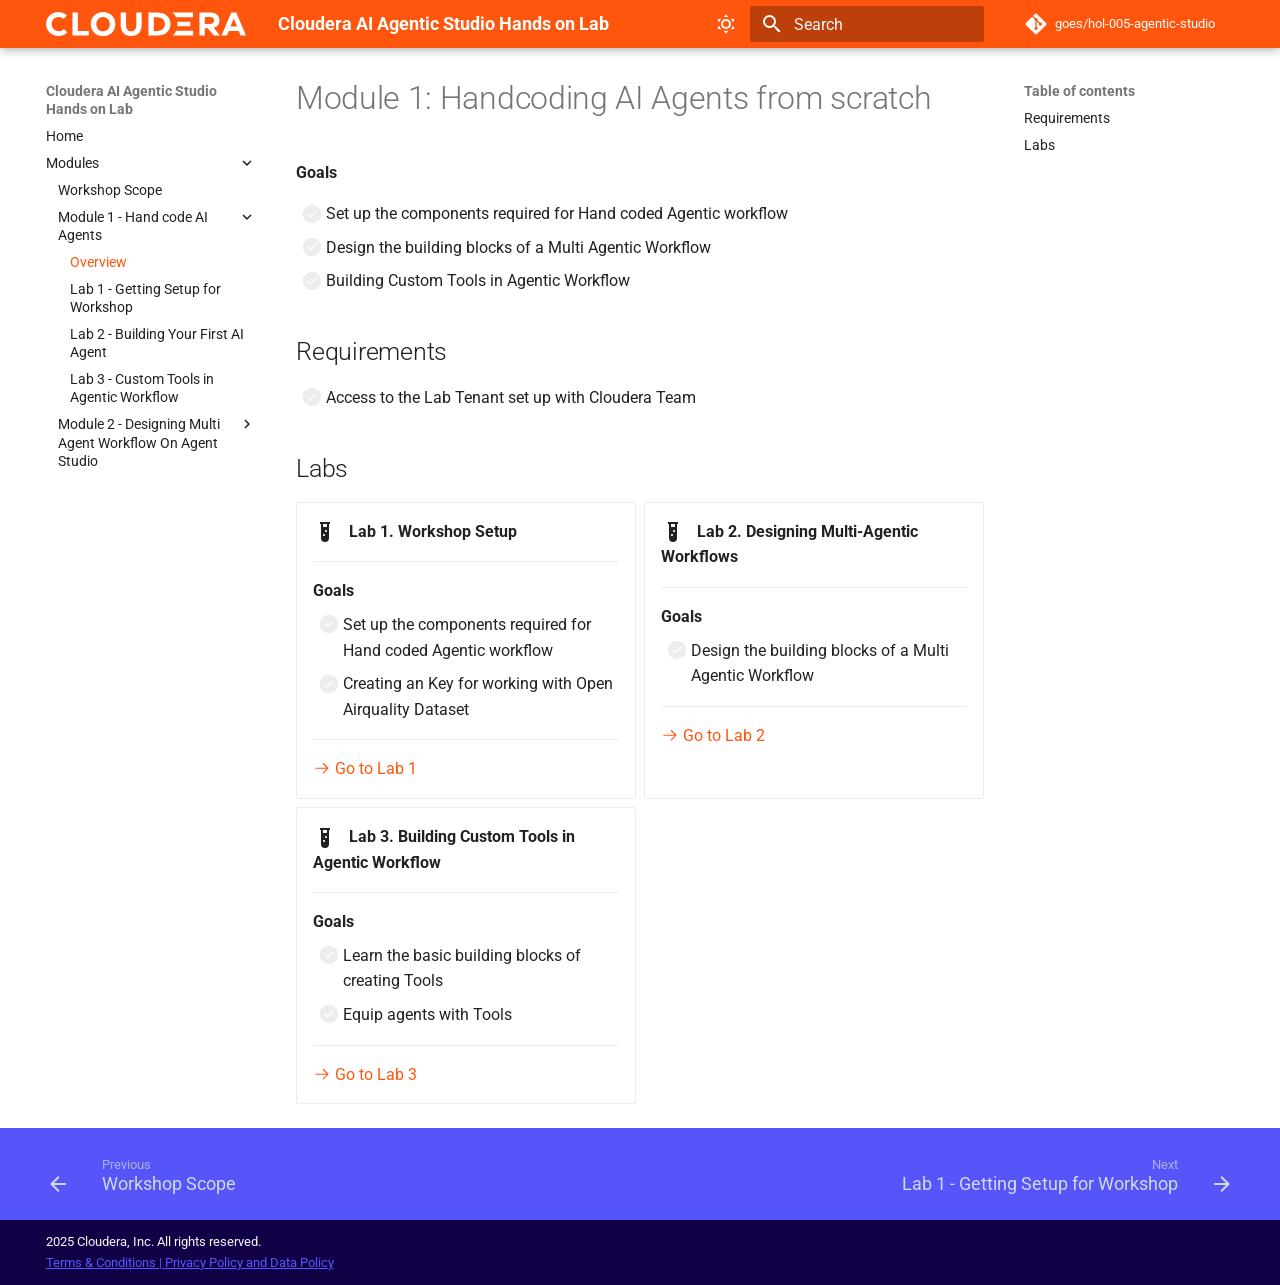
<file: modules/module1/index.html>
<!DOCTYPE html><html lang="en" class="no-js"><head>
    
      <meta charset="utf-8">
      <meta name="viewport" content="width=device-width,initial-scale=1">
      
      
        <meta name="author" content="GOES">
      
      
      
        <link rel="prev" href="../index.html">
      
      
        <link rel="next" href="lab1.html">
      
      
        
      
      
      <link rel="icon" href="../../assets/images/favicon.ico">
      <meta name="generator" content="mkdocs-1.6.1, mkdocs-material-9.7.1">
    
    
      
        <title>Overview - Cloudera AI Agentic Studio Hands on Lab</title>
      
    
    
      <link rel="stylesheet" href="../../assets/stylesheets/main.484c7ddc.min.css">
      
        
        <link rel="stylesheet" href="../../assets/stylesheets/palette.ab4e12ef.min.css">
      
      


    
    
      
    
    
      
        
        
        <link rel="preconnect" href="https://fonts.gstatic.com" crossorigin>
        <link rel="stylesheet" href="https://fonts.googleapis.com/css?family=Roboto:300,300i,400,400i,700,700i%7CRoboto+Mono:400,400i,700,700i&amp;display=fallback">
        <style>:root{--md-text-font:"Roboto";--md-code-font:"Roboto Mono"}</style>
      
    
    
      <link rel="stylesheet" href="../../assets/stylesheets/extra.css">
    
    <script>__md_scope=new URL("../..",location),__md_hash=e=>[...e].reduce(((e,_)=>(e<<5)-e+_.charCodeAt(0)),0),__md_get=(e,_=localStorage,t=__md_scope)=>JSON.parse(_.getItem(t.pathname+"."+e)),__md_set=(e,_,t=localStorage,a=__md_scope)=>{try{t.setItem(a.pathname+"."+e,JSON.stringify(_))}catch(e){}}</script>
    
      

    
    
  <link href="../../assets/stylesheets/glightbox.min.css" rel="stylesheet"><script src="../../assets/javascripts/glightbox.min.js"></script><style id="glightbox-style">
            html.glightbox-open { overflow: initial; height: 100%; }
            .gslide-title { margin-top: 0px; user-select: text; }
            .gslide-desc { color: #666; user-select: text; }
            .gslide-image img { background: white; }
            .gscrollbar-fixer { padding-right: 15px; }
            .gdesc-inner { font-size: 0.75rem; }
            body[data-md-color-scheme="slate"] .gdesc-inner { background: var(--md-default-bg-color); }
            body[data-md-color-scheme="slate"] .gslide-title { color: var(--md-default-fg-color); }
            body[data-md-color-scheme="slate"] .gslide-desc { color: var(--md-default-fg-color); }
        </style></head>
  
  
    
    
      
    
    
    
    
    <body dir="ltr" data-md-color-scheme="default" data-md-color-primary="indigo" data-md-color-accent="indigo">
  
    
    <input class="md-toggle" data-md-toggle="drawer" type="checkbox" id="__drawer" autocomplete="off">
    <input class="md-toggle" data-md-toggle="search" type="checkbox" id="__search" autocomplete="off">
    <label class="md-overlay" for="__drawer"></label>
    <div data-md-component="skip">
      
        
        <a href="#module-1-handcoding-ai-agents-from-scratch" class="md-skip">
          Skip to content
        </a>
      
    </div>
    <div data-md-component="announce">
      
    </div>
    
    
      

  

<header class="md-header md-header--shadow" data-md-component="header">
  <nav class="md-header__inner md-grid" aria-label="Header">
    <a href="../../index.html" title="Cloudera AI Agentic Studio Hands on Lab" class="md-header__button md-logo" aria-label="Cloudera AI Agentic Studio Hands on Lab" data-md-component="logo">
      
  <img src="../../assets/images/logo-cloudera-white.svg" alt="logo">

    </a>
    <label class="md-header__button md-icon" for="__drawer">
      
      <svg xmlns="http://www.w3.org/2000/svg" viewBox="0 0 24 24"><path d="M3 6h18v2H3zm0 5h18v2H3zm0 5h18v2H3z"></path></svg>
    </label>
    <div class="md-header__title" data-md-component="header-title">
      <div class="md-header__ellipsis">
        <div class="md-header__topic">
          <span class="md-ellipsis">
            Cloudera AI Agentic Studio Hands on Lab
          </span>
        </div>
        <div class="md-header__topic" data-md-component="header-topic">
          <span class="md-ellipsis">
            
              Overview
            
          </span>
        </div>
      </div>
    </div>
    
      
        <form class="md-header__option" data-md-component="palette">
  
    
    
    
    <input class="md-option" data-md-color-media="" data-md-color-scheme="default" data-md-color-primary="indigo" data-md-color-accent="indigo" aria-label="Switch to light mode" type="radio" name="__palette" id="__palette_0">
    
      <label class="md-header__button md-icon" title="Switch to light mode" for="__palette_1" hidden>
        <svg xmlns="http://www.w3.org/2000/svg" viewBox="0 0 24 24"><path d="M12 7a5 5 0 0 1 5 5 5 5 0 0 1-5 5 5 5 0 0 1-5-5 5 5 0 0 1 5-5m0 2a3 3 0 0 0-3 3 3 3 0 0 0 3 3 3 3 0 0 0 3-3 3 3 0 0 0-3-3m0-7 2.39 3.42C13.65 5.15 12.84 5 12 5s-1.65.15-2.39.42zM3.34 7l4.16-.35A7.2 7.2 0 0 0 5.94 8.5c-.44.74-.69 1.5-.83 2.29zm.02 10 1.76-3.77a7.131 7.131 0 0 0 2.38 4.14zM20.65 7l-1.77 3.79a7.02 7.02 0 0 0-2.38-4.15zm-.01 10-4.14.36c.59-.51 1.12-1.14 1.54-1.86.42-.73.69-1.5.83-2.29zM12 22l-2.41-3.44c.74.27 1.55.44 2.41.44.82 0 1.63-.17 2.37-.44z"></path></svg>
      </label>
    
  
    
    
    
    <input class="md-option" data-md-color-media="" data-md-color-scheme="slate" data-md-color-primary="pink" data-md-color-accent="pink" aria-label="Switch to dark mode" type="radio" name="__palette" id="__palette_1">
    
      <label class="md-header__button md-icon" title="Switch to dark mode" for="__palette_0" hidden>
        <svg xmlns="http://www.w3.org/2000/svg" viewBox="0 0 24 24"><path d="m17.75 4.09-2.53 1.94.91 3.06-2.63-1.81-2.63 1.81.91-3.06-2.53-1.94L12.44 4l1.06-3 1.06 3zm3.5 6.91-1.64 1.25.59 1.98-1.7-1.17-1.7 1.17.59-1.98L15.75 11l2.06-.05L18.5 9l.69 1.95zm-2.28 4.95c.83-.08 1.72 1.1 1.19 1.85-.32.45-.66.87-1.08 1.27C15.17 23 8.84 23 4.94 19.07c-3.91-3.9-3.91-10.24 0-14.14.4-.4.82-.76 1.27-1.08.75-.53 1.93.36 1.85 1.19-.27 2.86.69 5.83 2.89 8.02a9.96 9.96 0 0 0 8.02 2.89m-1.64 2.02a12.08 12.08 0 0 1-7.8-3.47c-2.17-2.19-3.33-5-3.49-7.82-2.81 3.14-2.7 7.96.31 10.98 3.02 3.01 7.84 3.12 10.98.31"></path></svg>
      </label>
    
  
</form>
      
    
    
      <script>var palette=__md_get("__palette");if(palette&&palette.color){if("(prefers-color-scheme)"===palette.color.media){var media=matchMedia("(prefers-color-scheme: light)"),input=document.querySelector(media.matches?"[data-md-color-media='(prefers-color-scheme: light)']":"[data-md-color-media='(prefers-color-scheme: dark)']");palette.color.media=input.getAttribute("data-md-color-media"),palette.color.scheme=input.getAttribute("data-md-color-scheme"),palette.color.primary=input.getAttribute("data-md-color-primary"),palette.color.accent=input.getAttribute("data-md-color-accent")}for(var[key,value]of Object.entries(palette.color))document.body.setAttribute("data-md-color-"+key,value)}</script>
    
    
    
      
      
        <label class="md-header__button md-icon" for="__search">
          
          <svg xmlns="http://www.w3.org/2000/svg" viewBox="0 0 24 24"><path d="M9.5 3A6.5 6.5 0 0 1 16 9.5c0 1.61-.59 3.09-1.56 4.23l.27.27h.79l5 5-1.5 1.5-5-5v-.79l-.27-.27A6.52 6.52 0 0 1 9.5 16 6.5 6.5 0 0 1 3 9.5 6.5 6.5 0 0 1 9.5 3m0 2C7 5 5 7 5 9.5S7 14 9.5 14 14 12 14 9.5 12 5 9.5 5"></path></svg>
        </label>
        <div class="md-search" data-md-component="search" role="dialog">
  <label class="md-search__overlay" for="__search"></label>
  <div class="md-search__inner" role="search">
    <form class="md-search__form" name="search">
      <input type="text" class="md-search__input" name="query" aria-label="Search" placeholder="Search" autocapitalize="off" autocorrect="off" autocomplete="off" spellcheck="false" data-md-component="search-query" required>
      <label class="md-search__icon md-icon" for="__search">
        
        <svg xmlns="http://www.w3.org/2000/svg" viewBox="0 0 24 24"><path d="M9.5 3A6.5 6.5 0 0 1 16 9.5c0 1.61-.59 3.09-1.56 4.23l.27.27h.79l5 5-1.5 1.5-5-5v-.79l-.27-.27A6.52 6.52 0 0 1 9.5 16 6.5 6.5 0 0 1 3 9.5 6.5 6.5 0 0 1 9.5 3m0 2C7 5 5 7 5 9.5S7 14 9.5 14 14 12 14 9.5 12 5 9.5 5"></path></svg>
        
        <svg xmlns="http://www.w3.org/2000/svg" viewBox="0 0 24 24"><path d="M20 11v2H8l5.5 5.5-1.42 1.42L4.16 12l7.92-7.92L13.5 5.5 8 11z"></path></svg>
      </label>
      <nav class="md-search__options" aria-label="Search">
        
        <button type="reset" class="md-search__icon md-icon" title="Clear" aria-label="Clear" tabindex="-1">
          
          <svg xmlns="http://www.w3.org/2000/svg" viewBox="0 0 24 24"><path d="M19 6.41 17.59 5 12 10.59 6.41 5 5 6.41 10.59 12 5 17.59 6.41 19 12 13.41 17.59 19 19 17.59 13.41 12z"></path></svg>
        </button>
      </nav>
      
    </form>
    <div class="md-search__output">
      <div class="md-search__scrollwrap" tabindex="0" data-md-scrollfix>
        <div class="md-search-result" data-md-component="search-result">
          <div class="md-search-result__meta">
            Initializing search
          </div>
          <ol class="md-search-result__list" role="presentation"></ol>
        </div>
      </div>
    </div>
  </div>
</div>
      
    
    
      <div class="md-header__source">
        <a href="https://github.infra.cloudera.com/GOES/hol-005-agentic-studio" title="Go to repository" class="md-source" data-md-component="source">
  <div class="md-source__icon md-icon">
    
    <svg xmlns="http://www.w3.org/2000/svg" viewBox="0 0 448 512"><!--! Font Awesome Free 7.1.0 by @fontawesome - https://fontawesome.com License - https://fontawesome.com/license/free (Icons: CC BY 4.0, Fonts: SIL OFL 1.1, Code: MIT License) Copyright 2025 Fonticons, Inc.--><path d="M439.6 236.1 244 40.5c-5.4-5.5-12.8-8.5-20.4-8.5s-15 3-20.4 8.4L162.5 81l51.5 51.5c27.1-9.1 52.7 16.8 43.4 43.7l49.7 49.7c34.2-11.8 61.2 31 35.5 56.7-26.5 26.5-70.2-2.9-56-37.3L240.3 199v121.9c25.3 12.5 22.3 41.8 9.1 55-6.4 6.4-15.2 10.1-24.3 10.1s-17.8-3.6-24.3-10.1c-17.6-17.6-11.1-46.9 11.2-56v-123c-20.8-8.5-24.6-30.7-18.6-45L142.6 101 8.5 235.1C3 240.6 0 247.9 0 255.5s3 15 8.5 20.4l195.6 195.7c5.4 5.4 12.7 8.4 20.4 8.4s15-3 20.4-8.4l194.7-194.7c5.4-5.4 8.4-12.8 8.4-20.4s-3-15-8.4-20.4"></path></svg>
  </div>
  <div class="md-source__repository">
    goes/hol-005-agentic-studio
  </div>
</a>
      </div>
    
  </nav>
  
</header>
    
    <div class="md-container" data-md-component="container">
      
      
        
          
        
      
      <main class="md-main" data-md-component="main">
        <div class="md-main__inner md-grid">
          
            
              
              <div class="md-sidebar md-sidebar--primary" data-md-component="sidebar" data-md-type="navigation">
                <div class="md-sidebar__scrollwrap">
                  <div class="md-sidebar__inner">
                    



<nav class="md-nav md-nav--primary" aria-label="Navigation" data-md-level="0">
  <label class="md-nav__title" for="__drawer">
    <a href="../../index.html" title="Cloudera AI Agentic Studio Hands on Lab" class="md-nav__button md-logo" aria-label="Cloudera AI Agentic Studio Hands on Lab" data-md-component="logo">
      
  <img src="../../assets/images/logo-cloudera-white.svg" alt="logo">

    </a>
    Cloudera AI Agentic Studio Hands on Lab
  </label>
  
    <div class="md-nav__source">
      <a href="https://github.infra.cloudera.com/GOES/hol-005-agentic-studio" title="Go to repository" class="md-source" data-md-component="source">
  <div class="md-source__icon md-icon">
    
    <svg xmlns="http://www.w3.org/2000/svg" viewBox="0 0 448 512"><!--! Font Awesome Free 7.1.0 by @fontawesome - https://fontawesome.com License - https://fontawesome.com/license/free (Icons: CC BY 4.0, Fonts: SIL OFL 1.1, Code: MIT License) Copyright 2025 Fonticons, Inc.--><path d="M439.6 236.1 244 40.5c-5.4-5.5-12.8-8.5-20.4-8.5s-15 3-20.4 8.4L162.5 81l51.5 51.5c27.1-9.1 52.7 16.8 43.4 43.7l49.7 49.7c34.2-11.8 61.2 31 35.5 56.7-26.5 26.5-70.2-2.9-56-37.3L240.3 199v121.9c25.3 12.5 22.3 41.8 9.1 55-6.4 6.4-15.2 10.1-24.3 10.1s-17.8-3.6-24.3-10.1c-17.6-17.6-11.1-46.9 11.2-56v-123c-20.8-8.5-24.6-30.7-18.6-45L142.6 101 8.5 235.1C3 240.6 0 247.9 0 255.5s3 15 8.5 20.4l195.6 195.7c5.4 5.4 12.7 8.4 20.4 8.4s15-3 20.4-8.4l194.7-194.7c5.4-5.4 8.4-12.8 8.4-20.4s-3-15-8.4-20.4"></path></svg>
  </div>
  <div class="md-source__repository">
    goes/hol-005-agentic-studio
  </div>
</a>
    </div>
  
  <ul class="md-nav__list" data-md-scrollfix>
    
      
      
  
  
  
  
    <li class="md-nav__item">
      <a href="../../index.html" class="md-nav__link">
        
  
  
  <span class="md-ellipsis">
    
  
    Home
  

    
  </span>
  
  

      </a>
    </li>
  

    
      
      
  
  
    
  
  
  
    
    
    
    
    
    <li class="md-nav__item md-nav__item--active md-nav__item--nested">
      
        
        
        <input class="md-nav__toggle md-toggle " type="checkbox" id="__nav_2" checked>
        
          
          <label class="md-nav__link" for="__nav_2" id="__nav_2_label" tabindex="0">
            
  
  
  <span class="md-ellipsis">
    
  
    Modules
  

    
  </span>
  
  

            <span class="md-nav__icon md-icon"></span>
          </label>
        
        <nav class="md-nav" data-md-level="1" aria-labelledby="__nav_2_label" aria-expanded="true">
          <label class="md-nav__title" for="__nav_2">
            <span class="md-nav__icon md-icon"></span>
            
  
    Modules
  

          </label>
          <ul class="md-nav__list" data-md-scrollfix>
            
              
                
  
  
  
  
    <li class="md-nav__item">
      <a href="../index.html" class="md-nav__link">
        
  
  
  <span class="md-ellipsis">
    
  
    Workshop Scope
  

    
  </span>
  
  

      </a>
    </li>
  

              
            
              
                
  
  
    
  
  
  
    
    
    
    
    
    <li class="md-nav__item md-nav__item--active md-nav__item--nested">
      
        
        
        <input class="md-nav__toggle md-toggle " type="checkbox" id="__nav_2_2" checked>
        
          
          <label class="md-nav__link" for="__nav_2_2" id="__nav_2_2_label" tabindex="0">
            
  
  
  <span class="md-ellipsis">
    
  
    Module 1 - Hand code AI Agents
  

    
  </span>
  
  

            <span class="md-nav__icon md-icon"></span>
          </label>
        
        <nav class="md-nav" data-md-level="2" aria-labelledby="__nav_2_2_label" aria-expanded="true">
          <label class="md-nav__title" for="__nav_2_2">
            <span class="md-nav__icon md-icon"></span>
            
  
    Module 1 - Hand code AI Agents
  

          </label>
          <ul class="md-nav__list" data-md-scrollfix>
            
              
                
  
  
    
  
  
  
    <li class="md-nav__item md-nav__item--active">
      
      <input class="md-nav__toggle md-toggle" type="checkbox" id="__toc">
      
      
        
      
      
        <label class="md-nav__link md-nav__link--active" for="__toc">
          
  
  
  <span class="md-ellipsis">
    
  
    Overview
  

    
  </span>
  
  

          <span class="md-nav__icon md-icon"></span>
        </label>
      
      <a href="index.html" class="md-nav__link md-nav__link--active">
        
  
  
  <span class="md-ellipsis">
    
  
    Overview
  

    
  </span>
  
  

      </a>
      
        

<nav class="md-nav md-nav--secondary" aria-label="Table of contents">
  
  
  
    
  
  
    <label class="md-nav__title" for="__toc">
      <span class="md-nav__icon md-icon"></span>
      Table of contents
    </label>
    <ul class="md-nav__list" data-md-component="toc" data-md-scrollfix>
      
        <li class="md-nav__item">
  <a href="#requirements" class="md-nav__link">
    <span class="md-ellipsis">
      
        Requirements
      
    </span>
  </a>
  
</li>
      
        <li class="md-nav__item">
  <a href="#labs" class="md-nav__link">
    <span class="md-ellipsis">
      
        Labs
      
    </span>
  </a>
  
</li>
      
    </ul>
  
</nav>
      
    </li>
  

              
            
              
                
  
  
  
  
    <li class="md-nav__item">
      <a href="lab1.html" class="md-nav__link">
        
  
  
  <span class="md-ellipsis">
    
  
    Lab 1 - Getting Setup for Workshop
  

    
  </span>
  
  

      </a>
    </li>
  

              
            
              
                
  
  
  
  
    <li class="md-nav__item">
      <a href="lab2.html" class="md-nav__link">
        
  
  
  <span class="md-ellipsis">
    
  
    Lab 2 - Building Your First AI Agent
  

    
  </span>
  
  

      </a>
    </li>
  

              
            
              
                
  
  
  
  
    <li class="md-nav__item">
      <a href="lab3.html" class="md-nav__link">
        
  
  
  <span class="md-ellipsis">
    
  
    Lab 3 - Custom Tools in Agentic Workflow
  

    
  </span>
  
  

      </a>
    </li>
  

              
            
          </ul>
        </nav>
      
    </li>
  

              
            
              
                
  
  
  
  
    
    
    
    
    
    <li class="md-nav__item md-nav__item--nested">
      
        
        
        <input class="md-nav__toggle md-toggle " type="checkbox" id="__nav_2_3">
        
          
          <label class="md-nav__link" for="__nav_2_3" id="__nav_2_3_label" tabindex="0">
            
  
  
  <span class="md-ellipsis">
    
  
    Module 2 - Designing Multi Agent Workflow On Agent Studio
  

    
  </span>
  
  

            <span class="md-nav__icon md-icon"></span>
          </label>
        
        <nav class="md-nav" data-md-level="2" aria-labelledby="__nav_2_3_label" aria-expanded="false">
          <label class="md-nav__title" for="__nav_2_3">
            <span class="md-nav__icon md-icon"></span>
            
  
    Module 2 - Designing Multi Agent Workflow On Agent Studio
  

          </label>
          <ul class="md-nav__list" data-md-scrollfix>
            
              
                
  
  
  
  
    <li class="md-nav__item">
      <a href="../module2/index.html" class="md-nav__link">
        
  
  
  <span class="md-ellipsis">
    
  
    Overview
  

    
  </span>
  
  

      </a>
    </li>
  

              
            
              
                
  
  
  
  
    <li class="md-nav__item">
      <a href="../module2/lab1.html" class="md-nav__link">
        
  
  
  <span class="md-ellipsis">
    
  
    Lab 1 - Create Templates and workflows in Agent Studio
  

    
  </span>
  
  

      </a>
    </li>
  

              
            
              
                
  
  
  
  
    <li class="md-nav__item">
      <a href="../module2/lab2.html" class="md-nav__link">
        
  
  
  <span class="md-ellipsis">
    
  
    Lab 2 - Create Tasks in Agent Studio
  

    
  </span>
  
  

      </a>
    </li>
  

              
            
              
                
  
  
  
  
    <li class="md-nav__item">
      <a href="../module2/lab3.html" class="md-nav__link">
        
  
  
  <span class="md-ellipsis">
    
  
    Lab 3 - Create Custom Tools in Agent Studio
  

    
  </span>
  
  

      </a>
    </li>
  

              
            
              
                
  
  
  
  
    <li class="md-nav__item">
      <a href="../module2/lab4.html" class="md-nav__link">
        
  
  
  <span class="md-ellipsis">
    
  
    Lab 4 - Test, Monitor and Deploy Workflows
  

    
  </span>
  
  

      </a>
    </li>
  

              
            
          </ul>
        </nav>
      
    </li>
  

              
            
          </ul>
        </nav>
      
    </li>
  

    
  </ul>
</nav>
                  </div>
                </div>
              </div>
            
            
              
              <div class="md-sidebar md-sidebar--secondary" data-md-component="sidebar" data-md-type="toc">
                <div class="md-sidebar__scrollwrap">
                  <div class="md-sidebar__inner">
                    

<nav class="md-nav md-nav--secondary" aria-label="Table of contents">
  
  
  
    
  
  
    <label class="md-nav__title" for="__toc">
      <span class="md-nav__icon md-icon"></span>
      Table of contents
    </label>
    <ul class="md-nav__list" data-md-component="toc" data-md-scrollfix>
      
        <li class="md-nav__item">
  <a href="#requirements" class="md-nav__link">
    <span class="md-ellipsis">
      
        Requirements
      
    </span>
  </a>
  
</li>
      
        <li class="md-nav__item">
  <a href="#labs" class="md-nav__link">
    <span class="md-ellipsis">
      
        Labs
      
    </span>
  </a>
  
</li>
      
    </ul>
  
</nav>
                  </div>
                </div>
              </div>
            
          
          
            <div class="md-content" data-md-component="content">
              
              <article class="md-content__inner md-typeset">
                
                  



<h1 id="module-1-handcoding-ai-agents-from-scratch">Module 1: Handcoding AI Agents from scratch</h1>
<p><strong>Goals</strong></p>
<ul class="task-list">
<li class="task-list-item"><label class="task-list-control"><input type="checkbox" disabled><span class="task-list-indicator"></span></label> Set up the components required for Hand coded Agentic workflow</li>
<li class="task-list-item"><label class="task-list-control"><input type="checkbox" disabled><span class="task-list-indicator"></span></label> Design the building blocks of a Multi Agentic Workflow</li>
<li class="task-list-item"><label class="task-list-control"><input type="checkbox" disabled><span class="task-list-indicator"></span></label> Building Custom Tools in Agentic Workflow</li>
</ul>
<h2 id="requirements">Requirements</h2>
<ul class="task-list">
<li class="task-list-item"><label class="task-list-control"><input type="checkbox" disabled><span class="task-list-indicator"></span></label> Access to the Lab Tenant set up with Cloudera Team</li>
</ul>
<h2 id="labs">Labs</h2>
<div class="grid cards">
<ul>
<li>
<p><span class="twemoji lg middle"><svg xmlns="http://www.w3.org/2000/svg" viewBox="0 0 24 24"><path d="M7 2v2h1v14a4 4 0 0 0 4 4 4 4 0 0 0 4-4V4h1V2zm4 14c-.6 0-1-.4-1-1s.4-1 1-1 1 .4 1 1-.4 1-1 1m2-4c-.6 0-1-.4-1-1s.4-1 1-1 1 .4 1 1-.4 1-1 1m1-5h-4V4h4z"></path></svg></span> &nbsp; <strong>Lab 1. Workshop Setup</strong></p>
<hr>
<p><strong>Goals</strong></p>
<ul class="task-list">
<li class="task-list-item"><label class="task-list-control"><input type="checkbox" disabled><span class="task-list-indicator"></span></label> Set up the components required for Hand coded Agentic workflow  </li>
<li class="task-list-item"><label class="task-list-control"><input type="checkbox" disabled><span class="task-list-indicator"></span></label> Creating an Key for working with Open Airquality Dataset</li>
</ul>
<hr>
<p><a href="lab1.html"><span class="twemoji"><svg xmlns="http://www.w3.org/2000/svg" viewBox="0 0 24 24"><path d="M13.22 19.03a.75.75 0 0 1 0-1.06L18.19 13H3.75a.75.75 0 0 1 0-1.5h14.44l-4.97-4.97a.749.749 0 0 1 .326-1.275.75.75 0 0 1 .734.215l6.25 6.25a.75.75 0 0 1 0 1.06l-6.25 6.25a.75.75 0 0 1-1.06 0"></path></svg></span> Go to Lab 1</a></p>
</li>
<li>
<p><span class="twemoji lg middle"><svg xmlns="http://www.w3.org/2000/svg" viewBox="0 0 24 24"><path d="M7 2v2h1v14a4 4 0 0 0 4 4 4 4 0 0 0 4-4V4h1V2zm4 14c-.6 0-1-.4-1-1s.4-1 1-1 1 .4 1 1-.4 1-1 1m2-4c-.6 0-1-.4-1-1s.4-1 1-1 1 .4 1 1-.4 1-1 1m1-5h-4V4h4z"></path></svg></span> &nbsp; <strong>Lab 2. Designing Multi-Agentic Workflows</strong></p>
<hr>
<p><strong>Goals</strong></p>
<ul class="task-list">
<li class="task-list-item"><label class="task-list-control"><input type="checkbox" disabled><span class="task-list-indicator"></span></label> Design the building blocks of a Multi Agentic Workflow  </li>
</ul>
<hr>
<p><a href="lab2.html"><span class="twemoji"><svg xmlns="http://www.w3.org/2000/svg" viewBox="0 0 24 24"><path d="M13.22 19.03a.75.75 0 0 1 0-1.06L18.19 13H3.75a.75.75 0 0 1 0-1.5h14.44l-4.97-4.97a.749.749 0 0 1 .326-1.275.75.75 0 0 1 .734.215l6.25 6.25a.75.75 0 0 1 0 1.06l-6.25 6.25a.75.75 0 0 1-1.06 0"></path></svg></span> Go to Lab 2</a></p>
</li>
<li>
<p><span class="twemoji lg middle"><svg xmlns="http://www.w3.org/2000/svg" viewBox="0 0 24 24"><path d="M7 2v2h1v14a4 4 0 0 0 4 4 4 4 0 0 0 4-4V4h1V2zm4 14c-.6 0-1-.4-1-1s.4-1 1-1 1 .4 1 1-.4 1-1 1m2-4c-.6 0-1-.4-1-1s.4-1 1-1 1 .4 1 1-.4 1-1 1m1-5h-4V4h4z"></path></svg></span> &nbsp; <strong>Lab 3. Building Custom Tools in Agentic Workflow</strong></p>
<hr>
<p><strong>Goals</strong></p>
<ul class="task-list">
<li class="task-list-item"><label class="task-list-control"><input type="checkbox" disabled><span class="task-list-indicator"></span></label> Learn the basic building blocks of creating Tools</li>
<li class="task-list-item"><label class="task-list-control"><input type="checkbox" disabled><span class="task-list-indicator"></span></label> Equip agents with Tools</li>
</ul>
<hr>
<p><a href="lab3.html"><span class="twemoji"><svg xmlns="http://www.w3.org/2000/svg" viewBox="0 0 24 24"><path d="M13.22 19.03a.75.75 0 0 1 0-1.06L18.19 13H3.75a.75.75 0 0 1 0-1.5h14.44l-4.97-4.97a.749.749 0 0 1 .326-1.275.75.75 0 0 1 .734.215l6.25 6.25a.75.75 0 0 1 0 1.06l-6.25 6.25a.75.75 0 0 1-1.06 0"></path></svg></span> Go to Lab 3</a></p>
</li>
</ul>
</div>












                
              </article>
            </div>
          
          
<script>var target=document.getElementById(location.hash.slice(1));target&&target.name&&(target.checked=target.name.startsWith("__tabbed_"))</script>
        </div>
        
          <button type="button" class="md-top md-icon" data-md-component="top" hidden>
  
  <svg xmlns="http://www.w3.org/2000/svg" viewBox="0 0 24 24"><path d="M13 20h-2V8l-5.5 5.5-1.42-1.42L12 4.16l7.92 7.92-1.42 1.42L13 8z"></path></svg>
  Back to top
</button>
        
      </main>
      
        <footer class="md-footer">
  
    
      
      <nav class="md-footer__inner md-grid" aria-label="Footer">
        
          
          <a href="../index.html" class="md-footer__link md-footer__link--prev" aria-label="Previous: Workshop Scope">
            <div class="md-footer__button md-icon">
              
              <svg xmlns="http://www.w3.org/2000/svg" viewBox="0 0 24 24"><path d="M20 11v2H8l5.5 5.5-1.42 1.42L4.16 12l7.92-7.92L13.5 5.5 8 11z"></path></svg>
            </div>
            <div class="md-footer__title">
              <span class="md-footer__direction">
                Previous
              </span>
              <div class="md-ellipsis">
                Workshop Scope
              </div>
            </div>
          </a>
        
        
          
          <a href="lab1.html" class="md-footer__link md-footer__link--next" aria-label="Next: Lab 1 - Getting Setup for Workshop">
            <div class="md-footer__title">
              <span class="md-footer__direction">
                Next
              </span>
              <div class="md-ellipsis">
                Lab 1 - Getting Setup for Workshop
              </div>
            </div>
            <div class="md-footer__button md-icon">
              
              <svg xmlns="http://www.w3.org/2000/svg" viewBox="0 0 24 24"><path d="M4 11v2h12l-5.5 5.5 1.42 1.42L19.84 12l-7.92-7.92L10.5 5.5 16 11z"></path></svg>
            </div>
          </a>
        
      </nav>
    
  
  <div class="md-footer-meta md-typeset">
    <div class="md-footer-meta__inner md-grid">
      <div class="md-copyright">
  
    <div class="md-copyright__highlight">
      2025 Cloudera, Inc. All rights reserved.<br><a href="https://www.cloudera.com/legal/terms-and-conditions.html" target="_blank">Terms &amp; Conditions | </a>  <a href="https://www.cloudera.com/legal/policies.html" target="_blank"> Privacy Policy and Data Policy</a>
    </div>
  
  
</div>
      
    </div>
  </div>
</footer>
      
    </div>
    <div class="md-dialog" data-md-component="dialog">
      <div class="md-dialog__inner md-typeset"></div>
    </div>
    
    
    
      
      
      <script id="__config" type="application/json">{"annotate": null, "base": "../..", "features": ["content.code.annotate", "content.code.copy", "navigation.footer", "navigation.top"], "search": "../../assets/javascripts/workers/search.2c215733.min.js", "tags": null, "translations": {"clipboard.copied": "Copied to clipboard", "clipboard.copy": "Copy to clipboard", "search.result.more.one": "1 more on this page", "search.result.more.other": "# more on this page", "search.result.none": "No matching documents", "search.result.one": "1 matching document", "search.result.other": "# matching documents", "search.result.placeholder": "Type to start searching", "search.result.term.missing": "Missing", "select.version": "Select version"}, "version": null}</script>
    
    
      <script src="../../assets/javascripts/bundle.79ae519e.min.js"></script>
      
    
  
<script id="init-glightbox">const lightbox = GLightbox({"touchNavigation": true, "loop": false, "zoomable": true, "draggable": true, "openEffect": "zoom", "closeEffect": "zoom", "slideEffect": "slide"});
document$.subscribe(()=>{ lightbox.reload(); });
</script></body></html>
</file>
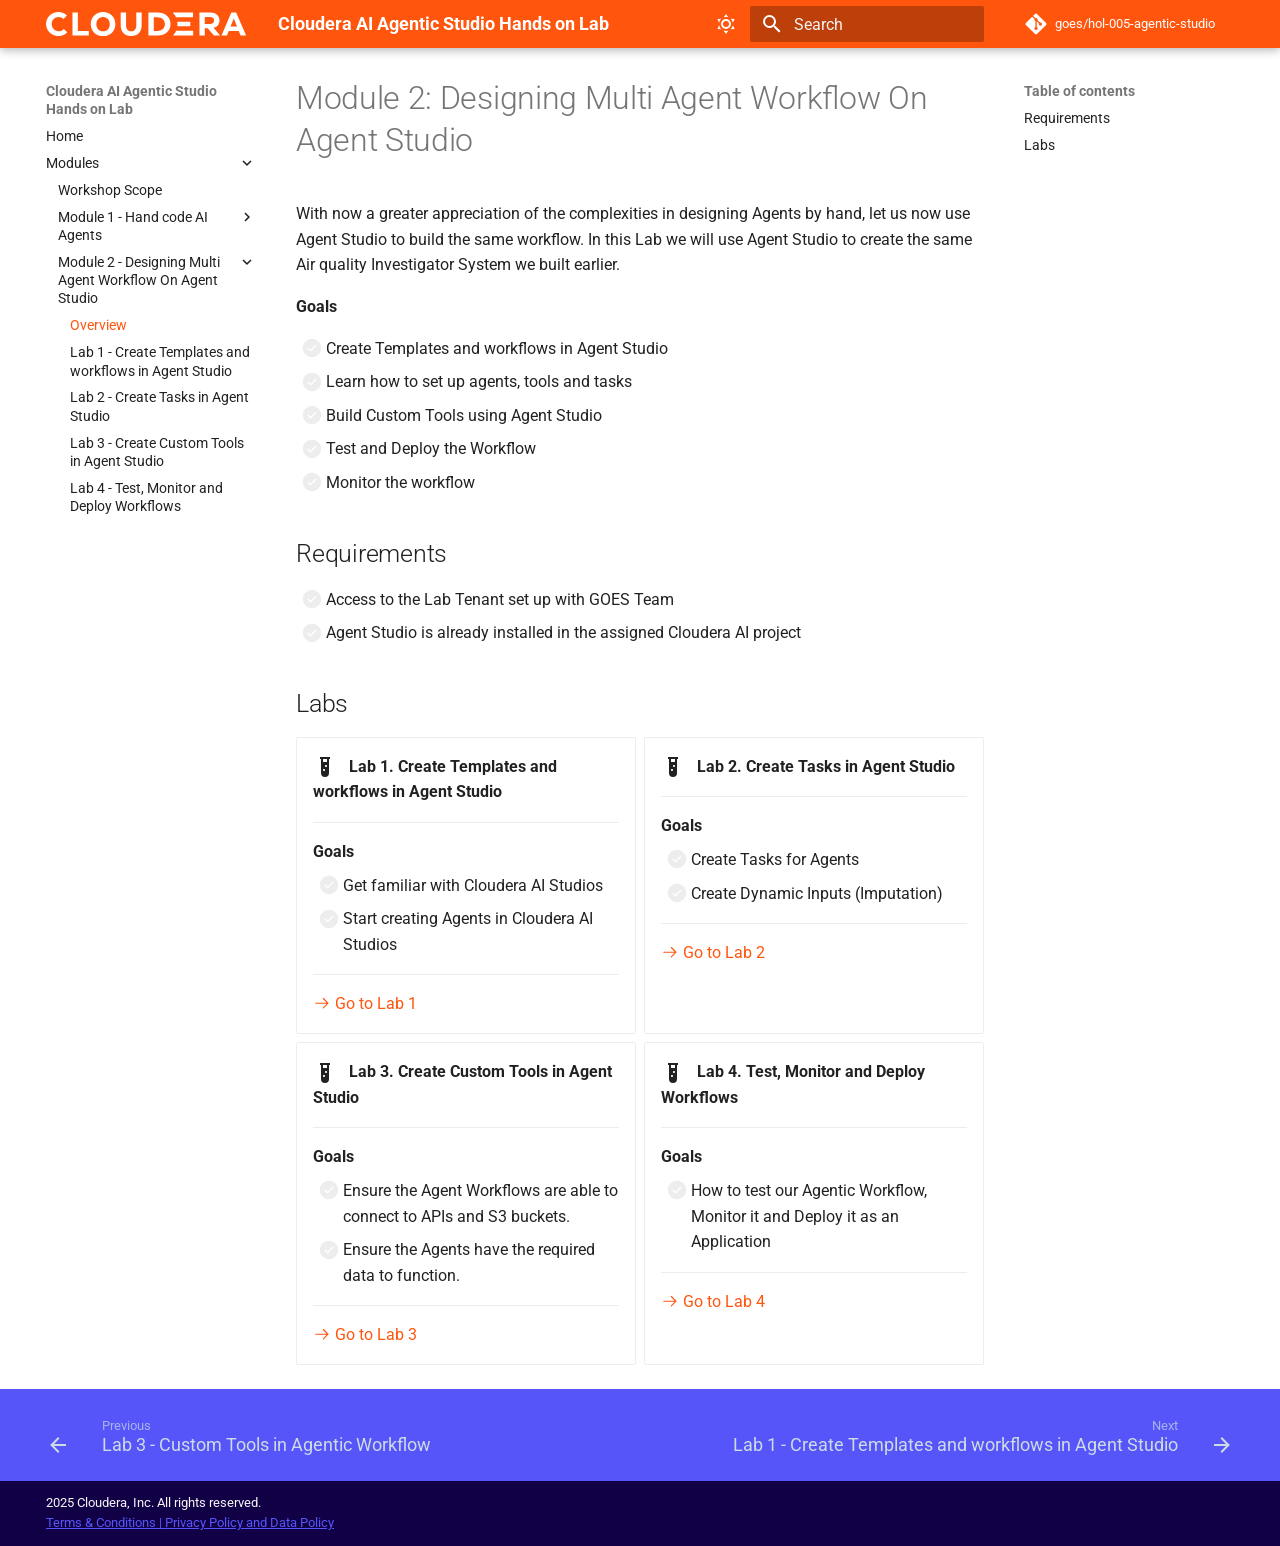
<file: modules/module2/index.html>
<!DOCTYPE html><html lang="en" class="no-js"><head>
    
      <meta charset="utf-8">
      <meta name="viewport" content="width=device-width,initial-scale=1">
      
      
        <meta name="author" content="GOES">
      
      
      
        <link rel="prev" href="../module1/lab3.html">
      
      
        <link rel="next" href="lab1.html">
      
      
        
      
      
      <link rel="icon" href="../../assets/images/favicon.ico">
      <meta name="generator" content="mkdocs-1.6.1, mkdocs-material-9.7.1">
    
    
      
        <title>Overview - Cloudera AI Agentic Studio Hands on Lab</title>
      
    
    
      <link rel="stylesheet" href="../../assets/stylesheets/main.484c7ddc.min.css">
      
        
        <link rel="stylesheet" href="../../assets/stylesheets/palette.ab4e12ef.min.css">
      
      


    
    
      
    
    
      
        
        
        <link rel="preconnect" href="https://fonts.gstatic.com" crossorigin>
        <link rel="stylesheet" href="https://fonts.googleapis.com/css?family=Roboto:300,300i,400,400i,700,700i%7CRoboto+Mono:400,400i,700,700i&amp;display=fallback">
        <style>:root{--md-text-font:"Roboto";--md-code-font:"Roboto Mono"}</style>
      
    
    
      <link rel="stylesheet" href="../../assets/stylesheets/extra.css">
    
    <script>__md_scope=new URL("../..",location),__md_hash=e=>[...e].reduce(((e,_)=>(e<<5)-e+_.charCodeAt(0)),0),__md_get=(e,_=localStorage,t=__md_scope)=>JSON.parse(_.getItem(t.pathname+"."+e)),__md_set=(e,_,t=localStorage,a=__md_scope)=>{try{t.setItem(a.pathname+"."+e,JSON.stringify(_))}catch(e){}}</script>
    
      

    
    
  <link href="../../assets/stylesheets/glightbox.min.css" rel="stylesheet"><script src="../../assets/javascripts/glightbox.min.js"></script><style id="glightbox-style">
            html.glightbox-open { overflow: initial; height: 100%; }
            .gslide-title { margin-top: 0px; user-select: text; }
            .gslide-desc { color: #666; user-select: text; }
            .gslide-image img { background: white; }
            .gscrollbar-fixer { padding-right: 15px; }
            .gdesc-inner { font-size: 0.75rem; }
            body[data-md-color-scheme="slate"] .gdesc-inner { background: var(--md-default-bg-color); }
            body[data-md-color-scheme="slate"] .gslide-title { color: var(--md-default-fg-color); }
            body[data-md-color-scheme="slate"] .gslide-desc { color: var(--md-default-fg-color); }
        </style></head>
  
  
    
    
      
    
    
    
    
    <body dir="ltr" data-md-color-scheme="default" data-md-color-primary="indigo" data-md-color-accent="indigo">
  
    
    <input class="md-toggle" data-md-toggle="drawer" type="checkbox" id="__drawer" autocomplete="off">
    <input class="md-toggle" data-md-toggle="search" type="checkbox" id="__search" autocomplete="off">
    <label class="md-overlay" for="__drawer"></label>
    <div data-md-component="skip">
      
        
        <a href="#module-2-designing-multi-agent-workflow-on-agent-studio" class="md-skip">
          Skip to content
        </a>
      
    </div>
    <div data-md-component="announce">
      
    </div>
    
    
      

  

<header class="md-header md-header--shadow" data-md-component="header">
  <nav class="md-header__inner md-grid" aria-label="Header">
    <a href="../../index.html" title="Cloudera AI Agentic Studio Hands on Lab" class="md-header__button md-logo" aria-label="Cloudera AI Agentic Studio Hands on Lab" data-md-component="logo">
      
  <img src="../../assets/images/logo-cloudera-white.svg" alt="logo">

    </a>
    <label class="md-header__button md-icon" for="__drawer">
      
      <svg xmlns="http://www.w3.org/2000/svg" viewBox="0 0 24 24"><path d="M3 6h18v2H3zm0 5h18v2H3zm0 5h18v2H3z"></path></svg>
    </label>
    <div class="md-header__title" data-md-component="header-title">
      <div class="md-header__ellipsis">
        <div class="md-header__topic">
          <span class="md-ellipsis">
            Cloudera AI Agentic Studio Hands on Lab
          </span>
        </div>
        <div class="md-header__topic" data-md-component="header-topic">
          <span class="md-ellipsis">
            
              Overview
            
          </span>
        </div>
      </div>
    </div>
    
      
        <form class="md-header__option" data-md-component="palette">
  
    
    
    
    <input class="md-option" data-md-color-media="" data-md-color-scheme="default" data-md-color-primary="indigo" data-md-color-accent="indigo" aria-label="Switch to light mode" type="radio" name="__palette" id="__palette_0">
    
      <label class="md-header__button md-icon" title="Switch to light mode" for="__palette_1" hidden>
        <svg xmlns="http://www.w3.org/2000/svg" viewBox="0 0 24 24"><path d="M12 7a5 5 0 0 1 5 5 5 5 0 0 1-5 5 5 5 0 0 1-5-5 5 5 0 0 1 5-5m0 2a3 3 0 0 0-3 3 3 3 0 0 0 3 3 3 3 0 0 0 3-3 3 3 0 0 0-3-3m0-7 2.39 3.42C13.65 5.15 12.84 5 12 5s-1.65.15-2.39.42zM3.34 7l4.16-.35A7.2 7.2 0 0 0 5.94 8.5c-.44.74-.69 1.5-.83 2.29zm.02 10 1.76-3.77a7.131 7.131 0 0 0 2.38 4.14zM20.65 7l-1.77 3.79a7.02 7.02 0 0 0-2.38-4.15zm-.01 10-4.14.36c.59-.51 1.12-1.14 1.54-1.86.42-.73.69-1.5.83-2.29zM12 22l-2.41-3.44c.74.27 1.55.44 2.41.44.82 0 1.63-.17 2.37-.44z"></path></svg>
      </label>
    
  
    
    
    
    <input class="md-option" data-md-color-media="" data-md-color-scheme="slate" data-md-color-primary="pink" data-md-color-accent="pink" aria-label="Switch to dark mode" type="radio" name="__palette" id="__palette_1">
    
      <label class="md-header__button md-icon" title="Switch to dark mode" for="__palette_0" hidden>
        <svg xmlns="http://www.w3.org/2000/svg" viewBox="0 0 24 24"><path d="m17.75 4.09-2.53 1.94.91 3.06-2.63-1.81-2.63 1.81.91-3.06-2.53-1.94L12.44 4l1.06-3 1.06 3zm3.5 6.91-1.64 1.25.59 1.98-1.7-1.17-1.7 1.17.59-1.98L15.75 11l2.06-.05L18.5 9l.69 1.95zm-2.28 4.95c.83-.08 1.72 1.1 1.19 1.85-.32.45-.66.87-1.08 1.27C15.17 23 8.84 23 4.94 19.07c-3.91-3.9-3.91-10.24 0-14.14.4-.4.82-.76 1.27-1.08.75-.53 1.93.36 1.85 1.19-.27 2.86.69 5.83 2.89 8.02a9.96 9.96 0 0 0 8.02 2.89m-1.64 2.02a12.08 12.08 0 0 1-7.8-3.47c-2.17-2.19-3.33-5-3.49-7.82-2.81 3.14-2.7 7.96.31 10.98 3.02 3.01 7.84 3.12 10.98.31"></path></svg>
      </label>
    
  
</form>
      
    
    
      <script>var palette=__md_get("__palette");if(palette&&palette.color){if("(prefers-color-scheme)"===palette.color.media){var media=matchMedia("(prefers-color-scheme: light)"),input=document.querySelector(media.matches?"[data-md-color-media='(prefers-color-scheme: light)']":"[data-md-color-media='(prefers-color-scheme: dark)']");palette.color.media=input.getAttribute("data-md-color-media"),palette.color.scheme=input.getAttribute("data-md-color-scheme"),palette.color.primary=input.getAttribute("data-md-color-primary"),palette.color.accent=input.getAttribute("data-md-color-accent")}for(var[key,value]of Object.entries(palette.color))document.body.setAttribute("data-md-color-"+key,value)}</script>
    
    
    
      
      
        <label class="md-header__button md-icon" for="__search">
          
          <svg xmlns="http://www.w3.org/2000/svg" viewBox="0 0 24 24"><path d="M9.5 3A6.5 6.5 0 0 1 16 9.5c0 1.61-.59 3.09-1.56 4.23l.27.27h.79l5 5-1.5 1.5-5-5v-.79l-.27-.27A6.52 6.52 0 0 1 9.5 16 6.5 6.5 0 0 1 3 9.5 6.5 6.5 0 0 1 9.5 3m0 2C7 5 5 7 5 9.5S7 14 9.5 14 14 12 14 9.5 12 5 9.5 5"></path></svg>
        </label>
        <div class="md-search" data-md-component="search" role="dialog">
  <label class="md-search__overlay" for="__search"></label>
  <div class="md-search__inner" role="search">
    <form class="md-search__form" name="search">
      <input type="text" class="md-search__input" name="query" aria-label="Search" placeholder="Search" autocapitalize="off" autocorrect="off" autocomplete="off" spellcheck="false" data-md-component="search-query" required>
      <label class="md-search__icon md-icon" for="__search">
        
        <svg xmlns="http://www.w3.org/2000/svg" viewBox="0 0 24 24"><path d="M9.5 3A6.5 6.5 0 0 1 16 9.5c0 1.61-.59 3.09-1.56 4.23l.27.27h.79l5 5-1.5 1.5-5-5v-.79l-.27-.27A6.52 6.52 0 0 1 9.5 16 6.5 6.5 0 0 1 3 9.5 6.5 6.5 0 0 1 9.5 3m0 2C7 5 5 7 5 9.5S7 14 9.5 14 14 12 14 9.5 12 5 9.5 5"></path></svg>
        
        <svg xmlns="http://www.w3.org/2000/svg" viewBox="0 0 24 24"><path d="M20 11v2H8l5.5 5.5-1.42 1.42L4.16 12l7.92-7.92L13.5 5.5 8 11z"></path></svg>
      </label>
      <nav class="md-search__options" aria-label="Search">
        
        <button type="reset" class="md-search__icon md-icon" title="Clear" aria-label="Clear" tabindex="-1">
          
          <svg xmlns="http://www.w3.org/2000/svg" viewBox="0 0 24 24"><path d="M19 6.41 17.59 5 12 10.59 6.41 5 5 6.41 10.59 12 5 17.59 6.41 19 12 13.41 17.59 19 19 17.59 13.41 12z"></path></svg>
        </button>
      </nav>
      
    </form>
    <div class="md-search__output">
      <div class="md-search__scrollwrap" tabindex="0" data-md-scrollfix>
        <div class="md-search-result" data-md-component="search-result">
          <div class="md-search-result__meta">
            Initializing search
          </div>
          <ol class="md-search-result__list" role="presentation"></ol>
        </div>
      </div>
    </div>
  </div>
</div>
      
    
    
      <div class="md-header__source">
        <a href="https://github.infra.cloudera.com/GOES/hol-005-agentic-studio" title="Go to repository" class="md-source" data-md-component="source">
  <div class="md-source__icon md-icon">
    
    <svg xmlns="http://www.w3.org/2000/svg" viewBox="0 0 448 512"><!--! Font Awesome Free 7.1.0 by @fontawesome - https://fontawesome.com License - https://fontawesome.com/license/free (Icons: CC BY 4.0, Fonts: SIL OFL 1.1, Code: MIT License) Copyright 2025 Fonticons, Inc.--><path d="M439.6 236.1 244 40.5c-5.4-5.5-12.8-8.5-20.4-8.5s-15 3-20.4 8.4L162.5 81l51.5 51.5c27.1-9.1 52.7 16.8 43.4 43.7l49.7 49.7c34.2-11.8 61.2 31 35.5 56.7-26.5 26.5-70.2-2.9-56-37.3L240.3 199v121.9c25.3 12.5 22.3 41.8 9.1 55-6.4 6.4-15.2 10.1-24.3 10.1s-17.8-3.6-24.3-10.1c-17.6-17.6-11.1-46.9 11.2-56v-123c-20.8-8.5-24.6-30.7-18.6-45L142.6 101 8.5 235.1C3 240.6 0 247.9 0 255.5s3 15 8.5 20.4l195.6 195.7c5.4 5.4 12.7 8.4 20.4 8.4s15-3 20.4-8.4l194.7-194.7c5.4-5.4 8.4-12.8 8.4-20.4s-3-15-8.4-20.4"></path></svg>
  </div>
  <div class="md-source__repository">
    goes/hol-005-agentic-studio
  </div>
</a>
      </div>
    
  </nav>
  
</header>
    
    <div class="md-container" data-md-component="container">
      
      
        
          
        
      
      <main class="md-main" data-md-component="main">
        <div class="md-main__inner md-grid">
          
            
              
              <div class="md-sidebar md-sidebar--primary" data-md-component="sidebar" data-md-type="navigation">
                <div class="md-sidebar__scrollwrap">
                  <div class="md-sidebar__inner">
                    



<nav class="md-nav md-nav--primary" aria-label="Navigation" data-md-level="0">
  <label class="md-nav__title" for="__drawer">
    <a href="../../index.html" title="Cloudera AI Agentic Studio Hands on Lab" class="md-nav__button md-logo" aria-label="Cloudera AI Agentic Studio Hands on Lab" data-md-component="logo">
      
  <img src="../../assets/images/logo-cloudera-white.svg" alt="logo">

    </a>
    Cloudera AI Agentic Studio Hands on Lab
  </label>
  
    <div class="md-nav__source">
      <a href="https://github.infra.cloudera.com/GOES/hol-005-agentic-studio" title="Go to repository" class="md-source" data-md-component="source">
  <div class="md-source__icon md-icon">
    
    <svg xmlns="http://www.w3.org/2000/svg" viewBox="0 0 448 512"><!--! Font Awesome Free 7.1.0 by @fontawesome - https://fontawesome.com License - https://fontawesome.com/license/free (Icons: CC BY 4.0, Fonts: SIL OFL 1.1, Code: MIT License) Copyright 2025 Fonticons, Inc.--><path d="M439.6 236.1 244 40.5c-5.4-5.5-12.8-8.5-20.4-8.5s-15 3-20.4 8.4L162.5 81l51.5 51.5c27.1-9.1 52.7 16.8 43.4 43.7l49.7 49.7c34.2-11.8 61.2 31 35.5 56.7-26.5 26.5-70.2-2.9-56-37.3L240.3 199v121.9c25.3 12.5 22.3 41.8 9.1 55-6.4 6.4-15.2 10.1-24.3 10.1s-17.8-3.6-24.3-10.1c-17.6-17.6-11.1-46.9 11.2-56v-123c-20.8-8.5-24.6-30.7-18.6-45L142.6 101 8.5 235.1C3 240.6 0 247.9 0 255.5s3 15 8.5 20.4l195.6 195.7c5.4 5.4 12.7 8.4 20.4 8.4s15-3 20.4-8.4l194.7-194.7c5.4-5.4 8.4-12.8 8.4-20.4s-3-15-8.4-20.4"></path></svg>
  </div>
  <div class="md-source__repository">
    goes/hol-005-agentic-studio
  </div>
</a>
    </div>
  
  <ul class="md-nav__list" data-md-scrollfix>
    
      
      
  
  
  
  
    <li class="md-nav__item">
      <a href="../../index.html" class="md-nav__link">
        
  
  
  <span class="md-ellipsis">
    
  
    Home
  

    
  </span>
  
  

      </a>
    </li>
  

    
      
      
  
  
    
  
  
  
    
    
    
    
    
    <li class="md-nav__item md-nav__item--active md-nav__item--nested">
      
        
        
        <input class="md-nav__toggle md-toggle " type="checkbox" id="__nav_2" checked>
        
          
          <label class="md-nav__link" for="__nav_2" id="__nav_2_label" tabindex="0">
            
  
  
  <span class="md-ellipsis">
    
  
    Modules
  

    
  </span>
  
  

            <span class="md-nav__icon md-icon"></span>
          </label>
        
        <nav class="md-nav" data-md-level="1" aria-labelledby="__nav_2_label" aria-expanded="true">
          <label class="md-nav__title" for="__nav_2">
            <span class="md-nav__icon md-icon"></span>
            
  
    Modules
  

          </label>
          <ul class="md-nav__list" data-md-scrollfix>
            
              
                
  
  
  
  
    <li class="md-nav__item">
      <a href="../index.html" class="md-nav__link">
        
  
  
  <span class="md-ellipsis">
    
  
    Workshop Scope
  

    
  </span>
  
  

      </a>
    </li>
  

              
            
              
                
  
  
  
  
    
    
    
    
    
    <li class="md-nav__item md-nav__item--nested">
      
        
        
        <input class="md-nav__toggle md-toggle " type="checkbox" id="__nav_2_2">
        
          
          <label class="md-nav__link" for="__nav_2_2" id="__nav_2_2_label" tabindex="0">
            
  
  
  <span class="md-ellipsis">
    
  
    Module 1 - Hand code AI Agents
  

    
  </span>
  
  

            <span class="md-nav__icon md-icon"></span>
          </label>
        
        <nav class="md-nav" data-md-level="2" aria-labelledby="__nav_2_2_label" aria-expanded="false">
          <label class="md-nav__title" for="__nav_2_2">
            <span class="md-nav__icon md-icon"></span>
            
  
    Module 1 - Hand code AI Agents
  

          </label>
          <ul class="md-nav__list" data-md-scrollfix>
            
              
                
  
  
  
  
    <li class="md-nav__item">
      <a href="../module1/index.html" class="md-nav__link">
        
  
  
  <span class="md-ellipsis">
    
  
    Overview
  

    
  </span>
  
  

      </a>
    </li>
  

              
            
              
                
  
  
  
  
    <li class="md-nav__item">
      <a href="../module1/lab1.html" class="md-nav__link">
        
  
  
  <span class="md-ellipsis">
    
  
    Lab 1 - Getting Setup for Workshop
  

    
  </span>
  
  

      </a>
    </li>
  

              
            
              
                
  
  
  
  
    <li class="md-nav__item">
      <a href="../module1/lab2.html" class="md-nav__link">
        
  
  
  <span class="md-ellipsis">
    
  
    Lab 2 - Building Your First AI Agent
  

    
  </span>
  
  

      </a>
    </li>
  

              
            
              
                
  
  
  
  
    <li class="md-nav__item">
      <a href="../module1/lab3.html" class="md-nav__link">
        
  
  
  <span class="md-ellipsis">
    
  
    Lab 3 - Custom Tools in Agentic Workflow
  

    
  </span>
  
  

      </a>
    </li>
  

              
            
          </ul>
        </nav>
      
    </li>
  

              
            
              
                
  
  
    
  
  
  
    
    
    
    
    
    <li class="md-nav__item md-nav__item--active md-nav__item--nested">
      
        
        
        <input class="md-nav__toggle md-toggle " type="checkbox" id="__nav_2_3" checked>
        
          
          <label class="md-nav__link" for="__nav_2_3" id="__nav_2_3_label" tabindex="0">
            
  
  
  <span class="md-ellipsis">
    
  
    Module 2 - Designing Multi Agent Workflow On Agent Studio
  

    
  </span>
  
  

            <span class="md-nav__icon md-icon"></span>
          </label>
        
        <nav class="md-nav" data-md-level="2" aria-labelledby="__nav_2_3_label" aria-expanded="true">
          <label class="md-nav__title" for="__nav_2_3">
            <span class="md-nav__icon md-icon"></span>
            
  
    Module 2 - Designing Multi Agent Workflow On Agent Studio
  

          </label>
          <ul class="md-nav__list" data-md-scrollfix>
            
              
                
  
  
    
  
  
  
    <li class="md-nav__item md-nav__item--active">
      
      <input class="md-nav__toggle md-toggle" type="checkbox" id="__toc">
      
      
        
      
      
        <label class="md-nav__link md-nav__link--active" for="__toc">
          
  
  
  <span class="md-ellipsis">
    
  
    Overview
  

    
  </span>
  
  

          <span class="md-nav__icon md-icon"></span>
        </label>
      
      <a href="index.html" class="md-nav__link md-nav__link--active">
        
  
  
  <span class="md-ellipsis">
    
  
    Overview
  

    
  </span>
  
  

      </a>
      
        

<nav class="md-nav md-nav--secondary" aria-label="Table of contents">
  
  
  
    
  
  
    <label class="md-nav__title" for="__toc">
      <span class="md-nav__icon md-icon"></span>
      Table of contents
    </label>
    <ul class="md-nav__list" data-md-component="toc" data-md-scrollfix>
      
        <li class="md-nav__item">
  <a href="#requirements" class="md-nav__link">
    <span class="md-ellipsis">
      
        Requirements
      
    </span>
  </a>
  
</li>
      
        <li class="md-nav__item">
  <a href="#labs" class="md-nav__link">
    <span class="md-ellipsis">
      
        Labs
      
    </span>
  </a>
  
</li>
      
    </ul>
  
</nav>
      
    </li>
  

              
            
              
                
  
  
  
  
    <li class="md-nav__item">
      <a href="lab1.html" class="md-nav__link">
        
  
  
  <span class="md-ellipsis">
    
  
    Lab 1 - Create Templates and workflows in Agent Studio
  

    
  </span>
  
  

      </a>
    </li>
  

              
            
              
                
  
  
  
  
    <li class="md-nav__item">
      <a href="lab2.html" class="md-nav__link">
        
  
  
  <span class="md-ellipsis">
    
  
    Lab 2 - Create Tasks in Agent Studio
  

    
  </span>
  
  

      </a>
    </li>
  

              
            
              
                
  
  
  
  
    <li class="md-nav__item">
      <a href="lab3.html" class="md-nav__link">
        
  
  
  <span class="md-ellipsis">
    
  
    Lab 3 - Create Custom Tools in Agent Studio
  

    
  </span>
  
  

      </a>
    </li>
  

              
            
              
                
  
  
  
  
    <li class="md-nav__item">
      <a href="lab4.html" class="md-nav__link">
        
  
  
  <span class="md-ellipsis">
    
  
    Lab 4 - Test, Monitor and Deploy Workflows
  

    
  </span>
  
  

      </a>
    </li>
  

              
            
          </ul>
        </nav>
      
    </li>
  

              
            
          </ul>
        </nav>
      
    </li>
  

    
  </ul>
</nav>
                  </div>
                </div>
              </div>
            
            
              
              <div class="md-sidebar md-sidebar--secondary" data-md-component="sidebar" data-md-type="toc">
                <div class="md-sidebar__scrollwrap">
                  <div class="md-sidebar__inner">
                    

<nav class="md-nav md-nav--secondary" aria-label="Table of contents">
  
  
  
    
  
  
    <label class="md-nav__title" for="__toc">
      <span class="md-nav__icon md-icon"></span>
      Table of contents
    </label>
    <ul class="md-nav__list" data-md-component="toc" data-md-scrollfix>
      
        <li class="md-nav__item">
  <a href="#requirements" class="md-nav__link">
    <span class="md-ellipsis">
      
        Requirements
      
    </span>
  </a>
  
</li>
      
        <li class="md-nav__item">
  <a href="#labs" class="md-nav__link">
    <span class="md-ellipsis">
      
        Labs
      
    </span>
  </a>
  
</li>
      
    </ul>
  
</nav>
                  </div>
                </div>
              </div>
            
          
          
            <div class="md-content" data-md-component="content">
              
              <article class="md-content__inner md-typeset">
                
                  



<h1 id="module-2-designing-multi-agent-workflow-on-agent-studio">Module 2: Designing Multi Agent Workflow On Agent Studio</h1>
<p>With now a greater appreciation of the complexities in designing Agents by hand, let us now use Agent Studio to build the same workflow. In this Lab we will use Agent Studio to create the same Air quality Investigator System we built earlier.</p>
<p><strong>Goals</strong></p>
<ul class="task-list">
<li class="task-list-item"><label class="task-list-control"><input type="checkbox" disabled><span class="task-list-indicator"></span></label> Create Templates and workflows in Agent Studio</li>
<li class="task-list-item"><label class="task-list-control"><input type="checkbox" disabled><span class="task-list-indicator"></span></label> Learn how to set up agents, tools and tasks</li>
<li class="task-list-item"><label class="task-list-control"><input type="checkbox" disabled><span class="task-list-indicator"></span></label> Build Custom Tools using Agent Studio</li>
<li class="task-list-item"><label class="task-list-control"><input type="checkbox" disabled><span class="task-list-indicator"></span></label> Test and Deploy the Workflow</li>
<li class="task-list-item"><label class="task-list-control"><input type="checkbox" disabled><span class="task-list-indicator"></span></label> Monitor the workflow</li>
</ul>
<h2 id="requirements">Requirements</h2>
<ul class="task-list">
<li class="task-list-item"><label class="task-list-control"><input type="checkbox" disabled><span class="task-list-indicator"></span></label> Access to the Lab Tenant set up with GOES Team</li>
<li class="task-list-item"><label class="task-list-control"><input type="checkbox" disabled><span class="task-list-indicator"></span></label> Agent Studio is already installed in the assigned Cloudera AI project</li>
</ul>
<h2 id="labs">Labs</h2>
<div class="grid cards">
<ul>
<li>
<p><span class="twemoji lg middle"><svg xmlns="http://www.w3.org/2000/svg" viewBox="0 0 24 24"><path d="M7 2v2h1v14a4 4 0 0 0 4 4 4 4 0 0 0 4-4V4h1V2zm4 14c-.6 0-1-.4-1-1s.4-1 1-1 1 .4 1 1-.4 1-1 1m2-4c-.6 0-1-.4-1-1s.4-1 1-1 1 .4 1 1-.4 1-1 1m1-5h-4V4h4z"></path></svg></span> &nbsp; <strong>Lab 1. Create Templates and workflows in Agent Studio</strong></p>
<hr>
<p><strong>Goals</strong></p>
<ul class="task-list">
<li class="task-list-item"><label class="task-list-control"><input type="checkbox" disabled><span class="task-list-indicator"></span></label> Get familiar with Cloudera AI Studios</li>
<li class="task-list-item"><label class="task-list-control"><input type="checkbox" disabled><span class="task-list-indicator"></span></label> Start creating Agents in Cloudera AI Studios</li>
</ul>
<hr>
<p><a href="lab1.html"><span class="twemoji"><svg xmlns="http://www.w3.org/2000/svg" viewBox="0 0 24 24"><path d="M13.22 19.03a.75.75 0 0 1 0-1.06L18.19 13H3.75a.75.75 0 0 1 0-1.5h14.44l-4.97-4.97a.749.749 0 0 1 .326-1.275.75.75 0 0 1 .734.215l6.25 6.25a.75.75 0 0 1 0 1.06l-6.25 6.25a.75.75 0 0 1-1.06 0"></path></svg></span> Go to Lab 1</a></p>
</li>
<li>
<p><span class="twemoji lg middle"><svg xmlns="http://www.w3.org/2000/svg" viewBox="0 0 24 24"><path d="M7 2v2h1v14a4 4 0 0 0 4 4 4 4 0 0 0 4-4V4h1V2zm4 14c-.6 0-1-.4-1-1s.4-1 1-1 1 .4 1 1-.4 1-1 1m2-4c-.6 0-1-.4-1-1s.4-1 1-1 1 .4 1 1-.4 1-1 1m1-5h-4V4h4z"></path></svg></span> &nbsp; <strong>Lab 2. Create Tasks in Agent Studio</strong></p>
<hr>
<p><strong>Goals</strong></p>
<ul class="task-list">
<li class="task-list-item"><label class="task-list-control"><input type="checkbox" disabled><span class="task-list-indicator"></span></label> Create Tasks for Agents  </li>
<li class="task-list-item"><label class="task-list-control"><input type="checkbox" disabled><span class="task-list-indicator"></span></label> Create Dynamic Inputs (Imputation)</li>
</ul>
<hr>
<p><a href="lab2.html"><span class="twemoji"><svg xmlns="http://www.w3.org/2000/svg" viewBox="0 0 24 24"><path d="M13.22 19.03a.75.75 0 0 1 0-1.06L18.19 13H3.75a.75.75 0 0 1 0-1.5h14.44l-4.97-4.97a.749.749 0 0 1 .326-1.275.75.75 0 0 1 .734.215l6.25 6.25a.75.75 0 0 1 0 1.06l-6.25 6.25a.75.75 0 0 1-1.06 0"></path></svg></span> Go to Lab 2</a></p>
</li>
<li>
<p><span class="twemoji lg middle"><svg xmlns="http://www.w3.org/2000/svg" viewBox="0 0 24 24"><path d="M7 2v2h1v14a4 4 0 0 0 4 4 4 4 0 0 0 4-4V4h1V2zm4 14c-.6 0-1-.4-1-1s.4-1 1-1 1 .4 1 1-.4 1-1 1m2-4c-.6 0-1-.4-1-1s.4-1 1-1 1 .4 1 1-.4 1-1 1m1-5h-4V4h4z"></path></svg></span> &nbsp; <strong>Lab 3. Create Custom Tools in Agent Studio</strong></p>
<hr>
<p><strong>Goals</strong></p>
<ul class="task-list">
<li class="task-list-item"><label class="task-list-control"><input type="checkbox" disabled><span class="task-list-indicator"></span></label> Ensure the Agent Workflows are able to connect to APIs and S3 buckets.</li>
<li class="task-list-item"><label class="task-list-control"><input type="checkbox" disabled><span class="task-list-indicator"></span></label> Ensure the Agents have the required data to function.</li>
</ul>
<hr>
<p><a href="lab3.html"><span class="twemoji"><svg xmlns="http://www.w3.org/2000/svg" viewBox="0 0 24 24"><path d="M13.22 19.03a.75.75 0 0 1 0-1.06L18.19 13H3.75a.75.75 0 0 1 0-1.5h14.44l-4.97-4.97a.749.749 0 0 1 .326-1.275.75.75 0 0 1 .734.215l6.25 6.25a.75.75 0 0 1 0 1.06l-6.25 6.25a.75.75 0 0 1-1.06 0"></path></svg></span> Go to Lab 3</a></p>
</li>
<li>
<p><span class="twemoji lg middle"><svg xmlns="http://www.w3.org/2000/svg" viewBox="0 0 24 24"><path d="M7 2v2h1v14a4 4 0 0 0 4 4 4 4 0 0 0 4-4V4h1V2zm4 14c-.6 0-1-.4-1-1s.4-1 1-1 1 .4 1 1-.4 1-1 1m2-4c-.6 0-1-.4-1-1s.4-1 1-1 1 .4 1 1-.4 1-1 1m1-5h-4V4h4z"></path></svg></span> &nbsp; <strong>Lab 4. Test, Monitor and Deploy Workflows</strong></p>
<hr>
<p><strong>Goals</strong></p>
<ul class="task-list">
<li class="task-list-item"><label class="task-list-control"><input type="checkbox" disabled><span class="task-list-indicator"></span></label> How to test our Agentic Workflow, Monitor it and Deploy it as an Application</li>
</ul>
<hr>
<p><a href="lab4.html"><span class="twemoji"><svg xmlns="http://www.w3.org/2000/svg" viewBox="0 0 24 24"><path d="M13.22 19.03a.75.75 0 0 1 0-1.06L18.19 13H3.75a.75.75 0 0 1 0-1.5h14.44l-4.97-4.97a.749.749 0 0 1 .326-1.275.75.75 0 0 1 .734.215l6.25 6.25a.75.75 0 0 1 0 1.06l-6.25 6.25a.75.75 0 0 1-1.06 0"></path></svg></span> Go to Lab 4</a></p>
</li>
</ul>
</div>












                
              </article>
            </div>
          
          
<script>var target=document.getElementById(location.hash.slice(1));target&&target.name&&(target.checked=target.name.startsWith("__tabbed_"))</script>
        </div>
        
          <button type="button" class="md-top md-icon" data-md-component="top" hidden>
  
  <svg xmlns="http://www.w3.org/2000/svg" viewBox="0 0 24 24"><path d="M13 20h-2V8l-5.5 5.5-1.42-1.42L12 4.16l7.92 7.92-1.42 1.42L13 8z"></path></svg>
  Back to top
</button>
        
      </main>
      
        <footer class="md-footer">
  
    
      
      <nav class="md-footer__inner md-grid" aria-label="Footer">
        
          
          <a href="../module1/lab3.html" class="md-footer__link md-footer__link--prev" aria-label="Previous: Lab 3 - Custom Tools in Agentic Workflow">
            <div class="md-footer__button md-icon">
              
              <svg xmlns="http://www.w3.org/2000/svg" viewBox="0 0 24 24"><path d="M20 11v2H8l5.5 5.5-1.42 1.42L4.16 12l7.92-7.92L13.5 5.5 8 11z"></path></svg>
            </div>
            <div class="md-footer__title">
              <span class="md-footer__direction">
                Previous
              </span>
              <div class="md-ellipsis">
                Lab 3 - Custom Tools in Agentic Workflow
              </div>
            </div>
          </a>
        
        
          
          <a href="lab1.html" class="md-footer__link md-footer__link--next" aria-label="Next: Lab 1 - Create Templates and workflows in Agent Studio">
            <div class="md-footer__title">
              <span class="md-footer__direction">
                Next
              </span>
              <div class="md-ellipsis">
                Lab 1 - Create Templates and workflows in Agent Studio
              </div>
            </div>
            <div class="md-footer__button md-icon">
              
              <svg xmlns="http://www.w3.org/2000/svg" viewBox="0 0 24 24"><path d="M4 11v2h12l-5.5 5.5 1.42 1.42L19.84 12l-7.92-7.92L10.5 5.5 16 11z"></path></svg>
            </div>
          </a>
        
      </nav>
    
  
  <div class="md-footer-meta md-typeset">
    <div class="md-footer-meta__inner md-grid">
      <div class="md-copyright">
  
    <div class="md-copyright__highlight">
      2025 Cloudera, Inc. All rights reserved.<br><a href="https://www.cloudera.com/legal/terms-and-conditions.html" target="_blank">Terms &amp; Conditions | </a>  <a href="https://www.cloudera.com/legal/policies.html" target="_blank"> Privacy Policy and Data Policy</a>
    </div>
  
  
</div>
      
    </div>
  </div>
</footer>
      
    </div>
    <div class="md-dialog" data-md-component="dialog">
      <div class="md-dialog__inner md-typeset"></div>
    </div>
    
    
    
      
      
      <script id="__config" type="application/json">{"annotate": null, "base": "../..", "features": ["content.code.annotate", "content.code.copy", "navigation.footer", "navigation.top"], "search": "../../assets/javascripts/workers/search.2c215733.min.js", "tags": null, "translations": {"clipboard.copied": "Copied to clipboard", "clipboard.copy": "Copy to clipboard", "search.result.more.one": "1 more on this page", "search.result.more.other": "# more on this page", "search.result.none": "No matching documents", "search.result.one": "1 matching document", "search.result.other": "# matching documents", "search.result.placeholder": "Type to start searching", "search.result.term.missing": "Missing", "select.version": "Select version"}, "version": null}</script>
    
    
      <script src="../../assets/javascripts/bundle.79ae519e.min.js"></script>
      
    
  
<script id="init-glightbox">const lightbox = GLightbox({"touchNavigation": true, "loop": false, "zoomable": true, "draggable": true, "openEffect": "zoom", "closeEffect": "zoom", "slideEffect": "slide"});
document$.subscribe(()=>{ lightbox.reload(); });
</script></body></html>
</file>
<file: assets/stylesheets/extra.css>
:root > * {

  /* Primary color shades */
  --md-primary-fg-color: #ff550D; /* Cloudera Orange  */
  --md-primary-fg-color--light: #ff8856; /* Lighter Cloudera Orange */
  --md-primary-fg-color--dark: #305868; 
  --md-primary-bg-color: #FFFFFF; 
  --md-primary-bg-color--light: #F3F5F7;
  --md-text-link-color: #5555F9; /* Blue Nova  */
  
  /* Accent color shades */
  --md-accent-fg-color: #5555F9; /* Blue Nova  */
  --md-accent-fg-color--transparent: hsla(189, 100%, 37%, 0.1);
  --md-accent-bg-color: #FFFFFF;
  --md-accent-bg-color--light: #F3F5F7;

  /* Footer */
  --md-footer-bg-color: #5555F9; /* Blue Nova  */
  --md-footer-bg-color--dark: #120046; /* Twilight */
  --md-footer-fg-color: #CDDBE4;
  --md-footer-fg-color--light: #F3F5F7;
  --md-footer-fg-color--lighter: hsla(0, 0%, 100%, 0.3);
  }


/* Reduce top margin for main content */
.md-main__inner {
  margin-top: 0.5rem;
}

/* Footer copyright links */
.md-copyright__highlight a {
  color: #5555F9 !important;
  text-decoration: underline;
  transition: opacity 0.3s ease-in-out;
}

.md-copyright__highlight a:hover {
  opacity: 0.8;
}

/* Card Grid for 001-automation-bootcamp */
.md-typeset #sko .grid {
    grid-gap: .4rem;
    display: grid;
    grid-template-columns: repeat(auto-fit,minmax(min(100%,20rem),1fr));
    margin: 1em 0;
}

.md-typeset .prereq-complete {
  text-align: center;
  font-size: 1.1rem;
  border: .05rem solid var(--md-default-fg-color--lightest);
  border-radius: .1rem;
}

.md-typeset .prereq-complete a {
  padding: 12px 10px;
  background-color: var(--md-primary-fg-color);
  color: #fff;
  border-radius: 5px;
  transition: background 0.3s ease-in-out;
}
.md-typeset .prereq-complete h2 {
  margin: 0.6em;
}
</file>
<file: assets/stylesheets/main.484c7ddc.min.css>
@charset "UTF-8";html{-webkit-text-size-adjust:none;-moz-text-size-adjust:none;text-size-adjust:none;box-sizing:border-box}*,:after,:before{box-sizing:inherit}@media (prefers-reduced-motion){*,:after,:before{transition:none!important}}body{margin:0}a,button,input,label{-webkit-tap-highlight-color:transparent}a{color:inherit;text-decoration:none}hr{border:0;box-sizing:initial;display:block;height:.05rem;overflow:visible;padding:0}small{font-size:80%}sub,sup{line-height:1em}img{border-style:none}table{border-collapse:initial;border-spacing:0}td,th{font-weight:400;vertical-align:top}button{background:#0000;border:0;font-family:inherit;font-size:inherit;margin:0;padding:0}input{border:0;outline:none}:root{--md-primary-fg-color:#4051b5;--md-primary-fg-color--light:#5d6cc0;--md-primary-fg-color--dark:#303fa1;--md-primary-bg-color:#fff;--md-primary-bg-color--light:#ffffffb3;--md-accent-fg-color:#526cfe;--md-accent-fg-color--transparent:#526cfe1a;--md-accent-bg-color:#fff;--md-accent-bg-color--light:#ffffffb3}[data-md-color-scheme=default]{color-scheme:light}[data-md-color-scheme=default] img[src$="#gh-dark-mode-only"],[data-md-color-scheme=default] img[src$="#only-dark"]{display:none}:root,[data-md-color-scheme=default]{--md-hue:225deg;--md-default-fg-color:#000000de;--md-default-fg-color--light:#0000008a;--md-default-fg-color--lighter:#00000052;--md-default-fg-color--lightest:#00000012;--md-default-bg-color:#fff;--md-default-bg-color--light:#ffffffb3;--md-default-bg-color--lighter:#ffffff4d;--md-default-bg-color--lightest:#ffffff1f;--md-code-fg-color:#36464e;--md-code-bg-color:#f5f5f5;--md-code-bg-color--light:#f5f5f5b3;--md-code-bg-color--lighter:#f5f5f54d;--md-code-hl-color:#4287ff;--md-code-hl-color--light:#4287ff1a;--md-code-hl-number-color:#d52a2a;--md-code-hl-special-color:#db1457;--md-code-hl-function-color:#a846b9;--md-code-hl-constant-color:#6e59d9;--md-code-hl-keyword-color:#3f6ec6;--md-code-hl-string-color:#1c7d4d;--md-code-hl-name-color:var(--md-code-fg-color);--md-code-hl-operator-color:var(--md-default-fg-color--light);--md-code-hl-punctuation-color:var(--md-default-fg-color--light);--md-code-hl-comment-color:var(--md-default-fg-color--light);--md-code-hl-generic-color:var(--md-default-fg-color--light);--md-code-hl-variable-color:var(--md-default-fg-color--light);--md-typeset-color:var(--md-default-fg-color);--md-typeset-a-color:var(--md-primary-fg-color);--md-typeset-del-color:#f5503d26;--md-typeset-ins-color:#0bd57026;--md-typeset-kbd-color:#fafafa;--md-typeset-kbd-accent-color:#fff;--md-typeset-kbd-border-color:#b8b8b8;--md-typeset-mark-color:#ffff0080;--md-typeset-table-color:#0000001f;--md-typeset-table-color--light:rgba(0,0,0,.035);--md-admonition-fg-color:var(--md-default-fg-color);--md-admonition-bg-color:var(--md-default-bg-color);--md-warning-fg-color:#000000de;--md-warning-bg-color:#ff9;--md-footer-fg-color:#fff;--md-footer-fg-color--light:#ffffffb3;--md-footer-fg-color--lighter:#ffffff73;--md-footer-bg-color:#000000de;--md-footer-bg-color--dark:#00000052;--md-shadow-z1:0 0.2rem 0.5rem #0000000d,0 0 0.05rem #0000001a;--md-shadow-z2:0 0.2rem 0.5rem #0000001a,0 0 0.05rem #00000040;--md-shadow-z3:0 0.2rem 0.5rem #0003,0 0 0.05rem #00000059}.md-icon svg{fill:currentcolor;display:block;height:1.2rem;width:1.2rem}body{-webkit-font-smoothing:antialiased;-moz-osx-font-smoothing:grayscale;--md-text-font-family:var(--md-text-font,_),-apple-system,BlinkMacSystemFont,Helvetica,Arial,sans-serif;--md-code-font-family:var(--md-code-font,_),SFMono-Regular,Consolas,Menlo,monospace}aside,body,input{font-feature-settings:"kern","liga";color:var(--md-typeset-color);font-family:var(--md-text-font-family)}code,kbd,pre{font-feature-settings:"kern";font-family:var(--md-code-font-family)}:root{--md-typeset-table-sort-icon:url('data:image/svg+xml;charset=utf-8,<svg xmlns="http://www.w3.org/2000/svg" viewBox="0 0 24 24"><path d="m18 21-4-4h3V7h-3l4-4 4 4h-3v10h3M2 19v-2h10v2M2 13v-2h7v2M2 7V5h4v2z"/></svg>');--md-typeset-table-sort-icon--asc:url('data:image/svg+xml;charset=utf-8,<svg xmlns="http://www.w3.org/2000/svg" viewBox="0 0 24 24"><path d="M19 17h3l-4 4-4-4h3V3h2M2 17h10v2H2M6 5v2H2V5m0 6h7v2H2z"/></svg>');--md-typeset-table-sort-icon--desc:url('data:image/svg+xml;charset=utf-8,<svg xmlns="http://www.w3.org/2000/svg" viewBox="0 0 24 24"><path d="M19 7h3l-4-4-4 4h3v14h2M2 17h10v2H2M6 5v2H2V5m0 6h7v2H2z"/></svg>')}.md-typeset{-webkit-print-color-adjust:exact;color-adjust:exact;font-size:.8rem;line-height:1.6;overflow-wrap:break-word}@media print{.md-typeset{font-size:.68rem}}.md-typeset blockquote,.md-typeset dl,.md-typeset figure,.md-typeset ol,.md-typeset pre,.md-typeset ul{margin-bottom:1em;margin-top:1em}.md-typeset h1{color:var(--md-default-fg-color--light);font-size:2em;line-height:1.3;margin:0 0 1.25em}.md-typeset h1,.md-typeset h2{font-weight:300;letter-spacing:-.01em}.md-typeset h2{font-size:1.5625em;line-height:1.4;margin:1.6em 0 .64em}.md-typeset h3{font-size:1.25em;font-weight:400;letter-spacing:-.01em;line-height:1.5;margin:1.6em 0 .8em}.md-typeset h2+h3{margin-top:.8em}.md-typeset h4{font-weight:700;letter-spacing:-.01em;margin:1em 0}.md-typeset h5,.md-typeset h6{color:var(--md-default-fg-color--light);font-size:.8em;font-weight:700;letter-spacing:-.01em;margin:1.25em 0}.md-typeset h5{text-transform:uppercase}.md-typeset h5 code{text-transform:none}.md-typeset hr{border-bottom:.05rem solid var(--md-default-fg-color--lightest);display:flow-root;margin:1.5em 0}.md-typeset a{color:var(--md-typeset-a-color);word-break:break-word}.md-typeset a,.md-typeset a:before{transition:color 125ms}.md-typeset a:focus,.md-typeset a:hover{color:var(--md-accent-fg-color)}.md-typeset a:focus code,.md-typeset a:hover code{background-color:var(--md-accent-fg-color--transparent);color:var(--md-accent-fg-color)}.md-typeset a code{color:var(--md-typeset-a-color)}.md-typeset a.focus-visible{outline-color:var(--md-accent-fg-color);outline-offset:.2rem}.md-typeset code,.md-typeset kbd,.md-typeset pre{color:var(--md-code-fg-color);direction:ltr;font-variant-ligatures:none;transition:background-color 125ms}@media print{.md-typeset code,.md-typeset kbd,.md-typeset pre{white-space:pre-wrap}}.md-typeset code{background-color:var(--md-code-bg-color);border-radius:.1rem;-webkit-box-decoration-break:clone;box-decoration-break:clone;font-size:.85em;padding:0 .2941176471em;transition:color 125ms,background-color 125ms;word-break:break-word}.md-typeset code:not(.focus-visible){-webkit-tap-highlight-color:transparent;outline:none}.md-typeset pre{display:flow-root;line-height:1.4;position:relative}.md-typeset pre>code{-webkit-box-decoration-break:slice;box-decoration-break:slice;box-shadow:none;display:block;margin:0;outline-color:var(--md-accent-fg-color);overflow:auto;padding:.7720588235em 1.1764705882em;scrollbar-color:var(--md-default-fg-color--lighter) #0000;scrollbar-width:thin;touch-action:auto;word-break:normal}.md-typeset pre>code:hover{scrollbar-color:var(--md-accent-fg-color) #0000}.md-typeset pre>code::-webkit-scrollbar{height:.2rem;width:.2rem}.md-typeset pre>code::-webkit-scrollbar-thumb{background-color:var(--md-default-fg-color--lighter)}.md-typeset pre>code::-webkit-scrollbar-thumb:hover{background-color:var(--md-accent-fg-color)}.md-typeset kbd{background-color:var(--md-typeset-kbd-color);border-radius:.1rem;box-shadow:0 .1rem 0 .05rem var(--md-typeset-kbd-border-color),0 .1rem 0 var(--md-typeset-kbd-border-color),0 -.1rem .2rem var(--md-typeset-kbd-accent-color) inset;color:var(--md-default-fg-color);display:inline-block;font-size:.75em;padding:0 .6666666667em;vertical-align:text-top;word-break:break-word}.md-typeset mark{background-color:var(--md-typeset-mark-color);-webkit-box-decoration-break:clone;box-decoration-break:clone;color:inherit;word-break:break-word}.md-typeset abbr{cursor:help;text-decoration:none}.md-typeset [data-preview],.md-typeset abbr{border-bottom:.05rem dotted var(--md-default-fg-color--light)}.md-typeset small{opacity:.75}[dir=ltr] .md-typeset sub,[dir=ltr] .md-typeset sup{margin-left:.078125em}[dir=rtl] .md-typeset sub,[dir=rtl] .md-typeset sup{margin-right:.078125em}[dir=ltr] .md-typeset blockquote{padding-left:.6rem}[dir=rtl] .md-typeset blockquote{padding-right:.6rem}[dir=ltr] .md-typeset blockquote{border-left:.2rem solid var(--md-default-fg-color--lighter)}[dir=rtl] .md-typeset blockquote{border-right:.2rem solid var(--md-default-fg-color--lighter)}.md-typeset blockquote{color:var(--md-default-fg-color--light);margin-left:0;margin-right:0}.md-typeset ul{list-style-type:disc}.md-typeset ul[type]{list-style-type:revert-layer}[dir=ltr] .md-typeset ol,[dir=ltr] .md-typeset ul{margin-left:.625em}[dir=rtl] .md-typeset ol,[dir=rtl] .md-typeset ul{margin-right:.625em}.md-typeset ol,.md-typeset ul{padding:0}.md-typeset ol:not([hidden]),.md-typeset ul:not([hidden]){display:flow-root}.md-typeset ol ol,.md-typeset ul ol{list-style-type:lower-alpha}.md-typeset ol ol ol,.md-typeset ul ol ol{list-style-type:lower-roman}.md-typeset ol ol ol ol,.md-typeset ul ol ol ol{list-style-type:upper-alpha}.md-typeset ol ol ol ol ol,.md-typeset ul ol ol ol ol{list-style-type:upper-roman}.md-typeset ol[type],.md-typeset ul[type]{list-style-type:revert-layer}[dir=ltr] .md-typeset ol li,[dir=ltr] .md-typeset ul li{margin-left:1.25em}[dir=rtl] .md-typeset ol li,[dir=rtl] .md-typeset ul li{margin-right:1.25em}.md-typeset ol li,.md-typeset ul li{margin-bottom:.5em}.md-typeset ol li blockquote,.md-typeset ol li p,.md-typeset ul li blockquote,.md-typeset ul li p{margin:.5em 0}.md-typeset ol li:last-child,.md-typeset ul li:last-child{margin-bottom:0}[dir=ltr] .md-typeset ol li ol,[dir=ltr] .md-typeset ol li ul,[dir=ltr] .md-typeset ul li ol,[dir=ltr] .md-typeset ul li ul{margin-left:.625em}[dir=rtl] .md-typeset ol li ol,[dir=rtl] .md-typeset ol li ul,[dir=rtl] .md-typeset ul li ol,[dir=rtl] .md-typeset ul li ul{margin-right:.625em}.md-typeset ol li ol,.md-typeset ol li ul,.md-typeset ul li ol,.md-typeset ul li ul{margin-bottom:.5em;margin-top:.5em}[dir=ltr] .md-typeset dd{margin-left:1.875em}[dir=rtl] .md-typeset dd{margin-right:1.875em}.md-typeset dd{margin-bottom:1.5em;margin-top:1em}.md-typeset img,.md-typeset svg,.md-typeset video{height:auto;max-width:100%}.md-typeset img[align=left]{margin:1em 1em 1em 0}.md-typeset img[align=right]{margin:1em 0 1em 1em}.md-typeset img[align]:only-child{margin-top:0}.md-typeset figure{display:flow-root;margin:1em auto;max-width:100%;text-align:center;width:fit-content}.md-typeset figure img{display:block;margin:0 auto}.md-typeset figcaption{font-style:italic;margin:1em auto;max-width:24rem}.md-typeset iframe{max-width:100%}.md-typeset table:not([class]){background-color:var(--md-default-bg-color);border:.05rem solid var(--md-typeset-table-color);border-radius:.1rem;display:inline-block;font-size:.64rem;max-width:100%;overflow:auto;touch-action:auto}@media print{.md-typeset table:not([class]){display:table}}.md-typeset table:not([class])+*{margin-top:1.5em}.md-typeset table:not([class]) td>:first-child,.md-typeset table:not([class]) th>:first-child{margin-top:0}.md-typeset table:not([class]) td>:last-child,.md-typeset table:not([class]) th>:last-child{margin-bottom:0}.md-typeset table:not([class]) td:not([align]),.md-typeset table:not([class]) th:not([align]){text-align:left}[dir=rtl] .md-typeset table:not([class]) td:not([align]),[dir=rtl] .md-typeset table:not([class]) th:not([align]){text-align:right}.md-typeset table:not([class]) th{font-weight:700;min-width:5rem;padding:.9375em 1.25em;vertical-align:top}.md-typeset table:not([class]) td{border-top:.05rem solid var(--md-typeset-table-color);padding:.9375em 1.25em;vertical-align:top}.md-typeset table:not([class]) tbody tr{transition:background-color 125ms}.md-typeset table:not([class]) tbody tr:hover{background-color:var(--md-typeset-table-color--light);box-shadow:0 .05rem 0 var(--md-default-bg-color) inset}.md-typeset table:not([class]) a{word-break:normal}.md-typeset table th[role=columnheader]{cursor:pointer}[dir=ltr] .md-typeset table th[role=columnheader]:after{margin-left:.5em}[dir=rtl] .md-typeset table th[role=columnheader]:after{margin-right:.5em}.md-typeset table th[role=columnheader]:after{content:"";display:inline-block;height:1.2em;-webkit-mask-image:var(--md-typeset-table-sort-icon);mask-image:var(--md-typeset-table-sort-icon);-webkit-mask-repeat:no-repeat;mask-repeat:no-repeat;-webkit-mask-size:contain;mask-size:contain;transition:background-color 125ms;vertical-align:text-bottom;width:1.2em}.md-typeset table th[role=columnheader]:hover:after{background-color:var(--md-default-fg-color--lighter)}.md-typeset table th[role=columnheader][aria-sort=ascending]:after{background-color:var(--md-default-fg-color--light);-webkit-mask-image:var(--md-typeset-table-sort-icon--asc);mask-image:var(--md-typeset-table-sort-icon--asc)}.md-typeset table th[role=columnheader][aria-sort=descending]:after{background-color:var(--md-default-fg-color--light);-webkit-mask-image:var(--md-typeset-table-sort-icon--desc);mask-image:var(--md-typeset-table-sort-icon--desc)}.md-typeset__scrollwrap{margin:1em -.8rem;overflow-x:auto;touch-action:auto}.md-typeset__table{display:inline-block;margin-bottom:.5em;padding:0 .8rem}@media print{.md-typeset__table{display:block}}html .md-typeset__table table{display:table;margin:0;overflow:hidden;width:100%}@media screen and (max-width:44.984375em){.md-content__inner>pre{margin:1em -.8rem}.md-content__inner>pre code{border-radius:0}}.md-typeset .md-author{border-radius:100%;display:block;flex-shrink:0;height:1.6rem;overflow:hidden;position:relative;transition:color 125ms,transform 125ms;width:1.6rem}.md-typeset .md-author img{display:block}.md-typeset .md-author--more{background:var(--md-default-fg-color--lightest);color:var(--md-default-fg-color--lighter);font-size:.6rem;font-weight:700;line-height:1.6rem;text-align:center}.md-typeset .md-author--long{height:2.4rem;width:2.4rem}.md-typeset a.md-author{transform:scale(1)}.md-typeset a.md-author img{border-radius:100%;filter:grayscale(100%) opacity(75%);transition:filter 125ms}.md-typeset a.md-author:focus,.md-typeset a.md-author:hover{transform:scale(1.1);z-index:1}.md-typeset a.md-author:focus img,.md-typeset a.md-author:hover img{filter:grayscale(0)}.md-banner{background-color:var(--md-footer-bg-color);color:var(--md-footer-fg-color);overflow:auto}@media print{.md-banner{display:none}}.md-banner--warning{background-color:var(--md-warning-bg-color);color:var(--md-warning-fg-color)}.md-banner__inner{font-size:.7rem;margin:.6rem auto;padding:0 .8rem}[dir=ltr] .md-banner__button{float:right}[dir=rtl] .md-banner__button{float:left}.md-banner__button{color:inherit;cursor:pointer;transition:opacity .25s}.no-js .md-banner__button{display:none}.md-banner__button:hover{opacity:.7}html{font-size:125%;height:100%;overflow-x:hidden}@media screen and (min-width:100em){html{font-size:137.5%}}@media screen and (min-width:125em){html{font-size:150%}}body{background-color:var(--md-default-bg-color);display:flex;flex-direction:column;font-size:.5rem;min-height:100%;position:relative;width:100%}@media print{body{display:block}}@media screen and (max-width:59.984375em){body[data-md-scrolllock]{position:fixed}}.md-grid{margin-left:auto;margin-right:auto;max-width:61rem}.md-container{display:flex;flex-direction:column;flex-grow:1}@media print{.md-container{display:block}}.md-main{flex-grow:1}.md-main__inner{display:flex;height:100%;margin-top:1.5rem}.md-ellipsis{overflow:hidden;text-overflow:ellipsis}.md-toggle{display:none}.md-option{height:0;opacity:0;position:absolute;width:0}.md-option:checked+label:not([hidden]){display:block}.md-option.focus-visible+label{outline-color:var(--md-accent-fg-color);outline-style:auto}.md-skip{background-color:var(--md-default-fg-color);border-radius:.1rem;color:var(--md-default-bg-color);font-size:.64rem;margin:.5rem;opacity:0;outline-color:var(--md-accent-fg-color);padding:.3rem .5rem;position:fixed;transform:translateY(.4rem);z-index:-1}.md-skip:focus{opacity:1;transform:translateY(0);transition:transform .25s cubic-bezier(.4,0,.2,1),opacity 175ms 75ms;z-index:10}@page{margin:25mm}:root{--md-clipboard-icon:url('data:image/svg+xml;charset=utf-8,<svg xmlns="http://www.w3.org/2000/svg" viewBox="0 0 24 24"><path d="M19 21H8V7h11m0-2H8a2 2 0 0 0-2 2v14a2 2 0 0 0 2 2h11a2 2 0 0 0 2-2V7a2 2 0 0 0-2-2m-3-4H4a2 2 0 0 0-2 2v14h2V3h12z"/></svg>')}.md-clipboard{border-radius:.1rem;color:var(--md-default-fg-color--lightest);cursor:pointer;height:1.5em;outline-color:var(--md-accent-fg-color);outline-offset:.1rem;transition:color .25s;width:1.5em;z-index:1}@media print{.md-clipboard{display:none}}.md-clipboard:not(.focus-visible){-webkit-tap-highlight-color:transparent;outline:none}:hover>.md-clipboard{color:var(--md-default-fg-color--light)}.md-clipboard:focus,.md-clipboard:hover{color:var(--md-accent-fg-color)}.md-clipboard:after{background-color:currentcolor;content:"";display:block;height:1.125em;margin:0 auto;-webkit-mask-image:var(--md-clipboard-icon);mask-image:var(--md-clipboard-icon);-webkit-mask-position:center;mask-position:center;-webkit-mask-repeat:no-repeat;mask-repeat:no-repeat;-webkit-mask-size:contain;mask-size:contain;width:1.125em}.md-clipboard--inline{cursor:pointer}.md-clipboard--inline code{transition:color .25s,background-color .25s}.md-clipboard--inline:focus code,.md-clipboard--inline:hover code{background-color:var(--md-accent-fg-color--transparent);color:var(--md-accent-fg-color)}:root{--md-code-select-icon:url('data:image/svg+xml;charset=utf-8,<svg xmlns="http://www.w3.org/2000/svg" viewBox="0 0 24 24"><path d="M19 19h-4v2h4c1.1 0 2-.9 2-2v-4h-2m0-12h-4v2h4v4h2V5c0-1.1-.9-2-2-2M5 5h4V3H5c-1.1 0-2 .9-2 2v4h2m0 6H3v4c0 1.1.9 2 2 2h4v-2H5zm2-4h2v2H7zm4 0h2v2h-2zm4 0h2v2h-2zM7 7h2v2H7zm4 0h2v2h-2zm4 0h2v2h-2zm-8 8h2v2H7zm4 0h2v2h-2zm4 0h2v2h-2z"/></svg>');--md-code-copy-icon:url('data:image/svg+xml;charset=utf-8,<svg xmlns="http://www.w3.org/2000/svg" viewBox="0 0 24 24"><path d="M19 21H8V7h11m0-2H8a2 2 0 0 0-2 2v14a2 2 0 0 0 2 2h11a2 2 0 0 0 2-2V7a2 2 0 0 0-2-2m-3-4H4a2 2 0 0 0-2 2v14h2V3h12z"/></svg>')}.md-typeset .md-code__content{display:grid}.md-code__nav{background-color:var(--md-code-bg-color--lighter);border-radius:.1rem;display:flex;gap:.2rem;padding:.2rem;position:absolute;right:.25em;top:.25em;transition:background-color .25s;z-index:1}:hover>.md-code__nav{background-color:var(--md-code-bg-color--light)}.md-code__button{color:var(--md-default-fg-color--lightest);cursor:pointer;display:block;height:1.5em;outline-color:var(--md-accent-fg-color);outline-offset:.1rem;transition:color .25s;width:1.5em}:hover>*>.md-code__button{color:var(--md-default-fg-color--light)}.md-code__button.focus-visible,.md-code__button:hover{color:var(--md-accent-fg-color)}.md-code__button--active{color:var(--md-default-fg-color)!important}.md-code__button:after{background-color:currentcolor;content:"";display:block;height:1.125em;margin:0 auto;-webkit-mask-position:center;mask-position:center;-webkit-mask-repeat:no-repeat;mask-repeat:no-repeat;-webkit-mask-size:contain;mask-size:contain;width:1.125em}.md-code__button[data-md-type=select]:after{-webkit-mask-image:var(--md-code-select-icon);mask-image:var(--md-code-select-icon)}.md-code__button[data-md-type=copy]:after{-webkit-mask-image:var(--md-code-copy-icon);mask-image:var(--md-code-copy-icon)}@keyframes consent{0%{opacity:0;transform:translateY(100%)}to{opacity:1;transform:translateY(0)}}@keyframes overlay{0%{opacity:0}to{opacity:1}}.md-consent__overlay{animation:overlay .25s both;-webkit-backdrop-filter:blur(.1rem);backdrop-filter:blur(.1rem);background-color:#0000008a;height:100%;opacity:1;position:fixed;top:0;width:100%;z-index:5}.md-consent__inner{animation:consent .5s cubic-bezier(.1,.7,.1,1) both;background-color:var(--md-default-bg-color);border:0;border-radius:.1rem;bottom:0;box-shadow:0 0 .2rem #0000001a,0 .2rem .4rem #0003;max-height:100%;overflow:auto;padding:0;position:fixed;width:100%;z-index:5}.md-consent__form{padding:.8rem}.md-consent__settings{display:none;margin:1em 0}input:checked+.md-consent__settings{display:block}.md-consent__controls{margin-bottom:.8rem}.md-typeset .md-consent__controls .md-button{display:inline}@media screen and (max-width:44.984375em){.md-typeset .md-consent__controls .md-button{display:block;margin-top:.4rem;text-align:center;width:100%}}.md-consent label{cursor:pointer}.md-content{flex-grow:1;min-width:0}.md-content__inner{margin:0 .8rem 1.2rem;padding-top:.6rem}@media screen and (min-width:76.25em){[dir=ltr] .md-sidebar--primary:not([hidden])~.md-content>.md-content__inner{margin-left:1.2rem}[dir=ltr] .md-sidebar--secondary:not([hidden])~.md-content>.md-content__inner,[dir=rtl] .md-sidebar--primary:not([hidden])~.md-content>.md-content__inner{margin-right:1.2rem}[dir=rtl] .md-sidebar--secondary:not([hidden])~.md-content>.md-content__inner{margin-left:1.2rem}}.md-content__inner:before{content:"";display:block;height:.4rem}.md-content__inner>:last-child{margin-bottom:0}[dir=ltr] .md-content__button{float:right}[dir=rtl] .md-content__button{float:left}[dir=ltr] .md-content__button{margin-left:.4rem}[dir=rtl] .md-content__button{margin-right:.4rem}.md-content__button{margin:.4rem 0;padding:0}@media print{.md-content__button{display:none}}.md-typeset .md-content__button{color:var(--md-default-fg-color--lighter)}.md-content__button svg{display:inline;vertical-align:top}[dir=rtl] .md-content__button svg{transform:scaleX(-1)}[dir=ltr] .md-dialog{right:.8rem}[dir=rtl] .md-dialog{left:.8rem}.md-dialog{background-color:var(--md-default-fg-color);border-radius:.1rem;bottom:.8rem;box-shadow:var(--md-shadow-z3);min-width:11.1rem;opacity:0;padding:.4rem .6rem;pointer-events:none;position:fixed;transform:translateY(100%);transition:transform 0ms .4s,opacity .4s;z-index:4}@media print{.md-dialog{display:none}}.md-dialog--active{opacity:1;pointer-events:auto;transform:translateY(0);transition:transform .4s cubic-bezier(.075,.85,.175,1),opacity .4s}.md-dialog__inner{color:var(--md-default-bg-color);font-size:.7rem}.md-feedback{margin:2em 0 1em;text-align:center}.md-feedback fieldset{border:none;margin:0;padding:0}.md-feedback__title{font-weight:700;margin:1em auto}.md-feedback__inner{position:relative}.md-feedback__list{display:flex;flex-wrap:wrap;place-content:baseline center;position:relative}.md-feedback__list:hover .md-icon:not(:disabled){color:var(--md-default-fg-color--lighter)}:disabled .md-feedback__list{min-height:1.8rem}.md-feedback__icon{color:var(--md-default-fg-color--light);cursor:pointer;flex-shrink:0;margin:0 .1rem;transition:color 125ms}.md-feedback__icon:not(:disabled).md-icon:hover{color:var(--md-accent-fg-color)}.md-feedback__icon:disabled{color:var(--md-default-fg-color--lightest);pointer-events:none}.md-feedback__note{opacity:0;position:relative;transform:translateY(.4rem);transition:transform .4s cubic-bezier(.1,.7,.1,1),opacity .15s}.md-feedback__note>*{margin:0 auto;max-width:16rem}:disabled .md-feedback__note{opacity:1;transform:translateY(0)}@media print{.md-feedback{display:none}}.md-footer{background-color:var(--md-footer-bg-color);color:var(--md-footer-fg-color)}@media print{.md-footer{display:none}}.md-footer__inner{justify-content:space-between;overflow:auto;padding:.2rem}.md-footer__inner:not([hidden]){display:flex}.md-footer__link{align-items:end;display:flex;flex-grow:0.01;margin-bottom:.4rem;margin-top:1rem;max-width:100%;outline-color:var(--md-accent-fg-color);overflow:hidden;transition:opacity .25s}.md-footer__link:focus,.md-footer__link:hover{opacity:.7}[dir=rtl] .md-footer__link svg{transform:scaleX(-1)}@media screen and (max-width:44.984375em){.md-footer__link--prev{flex-shrink:0}.md-footer__link--prev .md-footer__title{display:none}}[dir=ltr] .md-footer__link--next{margin-left:auto}[dir=rtl] .md-footer__link--next{margin-right:auto}.md-footer__link--next{text-align:right}[dir=rtl] .md-footer__link--next{text-align:left}.md-footer__title{flex-grow:1;font-size:.9rem;margin-bottom:.7rem;max-width:calc(100% - 2.4rem);padding:0 1rem;white-space:nowrap}.md-footer__button{margin:.2rem;padding:.4rem}.md-footer__direction{font-size:.64rem;opacity:.7}.md-footer-meta{background-color:var(--md-footer-bg-color--dark)}.md-footer-meta__inner{display:flex;flex-wrap:wrap;justify-content:space-between;padding:.2rem}html .md-footer-meta.md-typeset a{color:var(--md-footer-fg-color--light)}html .md-footer-meta.md-typeset a:focus,html .md-footer-meta.md-typeset a:hover{color:var(--md-footer-fg-color)}.md-copyright{color:var(--md-footer-fg-color--lighter);font-size:.64rem;margin:auto .6rem;padding:.4rem 0;width:100%}@media screen and (min-width:45em){.md-copyright{width:auto}}.md-copyright__highlight{color:var(--md-footer-fg-color--light)}.md-social{display:inline-flex;gap:.2rem;margin:0 .4rem;padding:.2rem 0 .6rem}@media screen and (min-width:45em){.md-social{padding:.6rem 0}}.md-social__link{display:inline-block;height:1.6rem;text-align:center;width:1.6rem}.md-social__link:before{line-height:1.9}.md-social__link svg{fill:currentcolor;max-height:.8rem;vertical-align:-25%}.md-typeset .md-button{border:.1rem solid;border-radius:.1rem;color:var(--md-primary-fg-color);cursor:pointer;display:inline-block;font-weight:700;padding:.625em 2em;transition:color 125ms,background-color 125ms,border-color 125ms}.md-typeset .md-button--primary{background-color:var(--md-primary-fg-color);border-color:var(--md-primary-fg-color);color:var(--md-primary-bg-color)}.md-typeset .md-button:focus,.md-typeset .md-button:hover{background-color:var(--md-accent-fg-color);border-color:var(--md-accent-fg-color);color:var(--md-accent-bg-color)}[dir=ltr] .md-typeset .md-input{border-top-left-radius:.1rem}[dir=ltr] .md-typeset .md-input,[dir=rtl] .md-typeset .md-input{border-top-right-radius:.1rem}[dir=rtl] .md-typeset .md-input{border-top-left-radius:.1rem}.md-typeset .md-input{border-bottom:.1rem solid var(--md-default-fg-color--lighter);box-shadow:var(--md-shadow-z1);font-size:.8rem;height:1.8rem;padding:0 .6rem;transition:border .25s,box-shadow .25s}.md-typeset .md-input:focus,.md-typeset .md-input:hover{border-bottom-color:var(--md-accent-fg-color);box-shadow:var(--md-shadow-z2)}.md-typeset .md-input--stretch{width:100%}.md-header{background-color:var(--md-primary-fg-color);box-shadow:0 0 .2rem #0000,0 .2rem .4rem #0000;color:var(--md-primary-bg-color);display:block;left:0;position:sticky;right:0;top:0;z-index:4}@media print{.md-header{display:none}}.md-header[hidden]{transform:translateY(-100%);transition:transform .25s cubic-bezier(.8,0,.6,1),box-shadow .25s}.md-header--shadow{box-shadow:0 0 .2rem #0000001a,0 .2rem .4rem #0003;transition:transform .25s cubic-bezier(.1,.7,.1,1),box-shadow .25s}.md-header__inner{align-items:center;display:flex;padding:0 .2rem}.md-header__button{color:currentcolor;cursor:pointer;margin:.2rem;outline-color:var(--md-accent-fg-color);padding:.4rem;position:relative;transition:opacity .25s;vertical-align:middle;z-index:1}.md-header__button:hover{opacity:.7}.md-header__button:not([hidden]){display:inline-block}.md-header__button:not(.focus-visible){-webkit-tap-highlight-color:transparent;outline:none}.md-header__button.md-logo{margin:.2rem;padding:.4rem}@media screen and (max-width:76.234375em){.md-header__button.md-logo{display:none}}.md-header__button.md-logo img,.md-header__button.md-logo svg{fill:currentcolor;display:block;height:1.2rem;width:auto}@media screen and (min-width:60em){.md-header__button[for=__search]{display:none}}.no-js .md-header__button[for=__search]{display:none}[dir=rtl] .md-header__button[for=__search] svg{transform:scaleX(-1)}@media screen and (min-width:76.25em){.md-header__button[for=__drawer]{display:none}}.md-header__topic{display:flex;max-width:100%;position:absolute;transition:transform .4s cubic-bezier(.1,.7,.1,1),opacity .15s;white-space:nowrap}.md-header__topic+.md-header__topic{opacity:0;pointer-events:none;transform:translateX(1.25rem);transition:transform .4s cubic-bezier(1,.7,.1,.1),opacity .15s;z-index:-1}[dir=rtl] .md-header__topic+.md-header__topic{transform:translateX(-1.25rem)}.md-header__topic:first-child{font-weight:700}[dir=ltr] .md-header__title{margin-left:1rem;margin-right:.4rem}[dir=rtl] .md-header__title{margin-left:.4rem;margin-right:1rem}.md-header__title{flex-grow:1;font-size:.9rem;height:2.4rem;line-height:2.4rem}.md-header__title--active .md-header__topic{opacity:0;pointer-events:none;transform:translateX(-1.25rem);transition:transform .4s cubic-bezier(1,.7,.1,.1),opacity .15s;z-index:-1}[dir=rtl] .md-header__title--active .md-header__topic{transform:translateX(1.25rem)}.md-header__title--active .md-header__topic+.md-header__topic{opacity:1;pointer-events:auto;transform:translateX(0);transition:transform .4s cubic-bezier(.1,.7,.1,1),opacity .15s;z-index:0}.md-header__title>.md-header__ellipsis{height:100%;position:relative;width:100%}.md-header__option{display:flex;flex-shrink:0;max-width:100%;transition:max-width 0ms .25s,opacity .25s .25s;white-space:nowrap}[data-md-toggle=search]:checked~.md-header .md-header__option{max-width:0;opacity:0;transition:max-width 0ms,opacity 0ms}.md-header__option>input{bottom:0}.md-header__source{display:none}@media screen and (min-width:60em){[dir=ltr] .md-header__source{margin-left:1rem}[dir=rtl] .md-header__source{margin-right:1rem}.md-header__source{display:block;max-width:11.7rem;width:11.7rem}}@media screen and (min-width:76.25em){[dir=ltr] .md-header__source{margin-left:1.4rem}[dir=rtl] .md-header__source{margin-right:1.4rem}}.md-meta{color:var(--md-default-fg-color--light);font-size:.7rem;line-height:1.3}.md-meta__list{display:inline-flex;flex-wrap:wrap;list-style:none;margin:0;padding:0}.md-meta__item:not(:last-child):after{content:"·";margin-left:.2rem;margin-right:.2rem}.md-meta__link{color:var(--md-typeset-a-color)}.md-meta__link:focus,.md-meta__link:hover{color:var(--md-accent-fg-color)}.md-draft{background-color:#ff1744;border-radius:.125em;color:#fff;display:inline-block;font-weight:700;padding-left:.5714285714em;padding-right:.5714285714em}:root{--md-nav-icon--prev:url('data:image/svg+xml;charset=utf-8,<svg xmlns="http://www.w3.org/2000/svg" viewBox="0 0 24 24"><path d="M20 11v2H8l5.5 5.5-1.42 1.42L4.16 12l7.92-7.92L13.5 5.5 8 11z"/></svg>');--md-nav-icon--next:url('data:image/svg+xml;charset=utf-8,<svg xmlns="http://www.w3.org/2000/svg" viewBox="0 0 24 24"><path d="M8.59 16.58 13.17 12 8.59 7.41 10 6l6 6-6 6z"/></svg>');--md-toc-icon:url('data:image/svg+xml;charset=utf-8,<svg xmlns="http://www.w3.org/2000/svg" viewBox="0 0 24 24"><path d="M3 9h14V7H3zm0 4h14v-2H3zm0 4h14v-2H3zm16 0h2v-2h-2zm0-10v2h2V7zm0 6h2v-2h-2z"/></svg>')}.md-nav{font-size:.7rem;line-height:1.3}.md-nav__title{color:var(--md-default-fg-color--light);display:block;font-weight:700;overflow:hidden;padding:0 .6rem;text-overflow:ellipsis}.md-nav__title .md-nav__button{display:none}.md-nav__title .md-nav__button img{height:100%;width:auto}.md-nav__title .md-nav__button.md-logo img,.md-nav__title .md-nav__button.md-logo svg{fill:currentcolor;display:block;height:2.4rem;max-width:100%;object-fit:contain;width:auto}.md-nav__list{list-style:none;margin:0;padding:0}.md-nav__link{align-items:flex-start;display:flex;gap:.4rem;margin-top:.625em;scroll-snap-align:start;transition:color 125ms}.md-nav__link--passed,.md-nav__link--passed code{color:var(--md-default-fg-color--light)}.md-nav__item .md-nav__link--active,.md-nav__item .md-nav__link--active code{color:var(--md-typeset-a-color)}.md-nav__link .md-ellipsis{position:relative}.md-nav__link .md-ellipsis code{word-break:normal}[dir=ltr] .md-nav__link .md-icon:last-child{margin-left:auto}[dir=rtl] .md-nav__link .md-icon:last-child{margin-right:auto}.md-nav__link .md-typeset{font-size:.7rem;line-height:1.3}.md-nav__link svg{fill:currentcolor;flex-shrink:0;height:1.3em;position:relative}.md-nav__link[for]:focus,.md-nav__link[for]:hover,.md-nav__link[href]:focus,.md-nav__link[href]:hover{color:var(--md-accent-fg-color);cursor:pointer}.md-nav__link[for]:focus code,.md-nav__link[for]:hover code,.md-nav__link[href]:focus code,.md-nav__link[href]:hover code{background-color:var(--md-accent-fg-color--transparent);color:var(--md-accent-fg-color)}.md-nav__link.focus-visible{outline-color:var(--md-accent-fg-color);outline-offset:.2rem}.md-nav--primary .md-nav__link[for=__toc]{display:none}.md-nav--primary .md-nav__link[for=__toc] .md-icon:after{background-color:currentcolor;display:block;height:100%;-webkit-mask-image:var(--md-toc-icon);mask-image:var(--md-toc-icon);width:100%}.md-nav--primary .md-nav__link[for=__toc]~.md-nav{display:none}.md-nav__container>.md-nav__link{margin-top:0}.md-nav__container>.md-nav__link:first-child{flex-grow:1;min-width:0}.md-nav__icon{flex-shrink:0}.md-nav__source{display:none}@media screen and (max-width:76.234375em){.md-nav--primary,.md-nav--primary .md-nav{background-color:var(--md-default-bg-color);display:flex;flex-direction:column;height:100%;left:0;position:absolute;right:0;top:0;z-index:1}.md-nav--primary .md-nav__item,.md-nav--primary .md-nav__title{font-size:.8rem;line-height:1.5}.md-nav--primary .md-nav__title{background-color:var(--md-default-fg-color--lightest);color:var(--md-default-fg-color--light);cursor:pointer;height:5.6rem;line-height:2.4rem;padding:3rem .8rem .2rem;position:relative;white-space:nowrap}[dir=ltr] .md-nav--primary .md-nav__title .md-nav__icon{left:.4rem}[dir=rtl] .md-nav--primary .md-nav__title .md-nav__icon{right:.4rem}.md-nav--primary .md-nav__title .md-nav__icon{display:block;height:1.2rem;margin:.2rem;position:absolute;top:.4rem;width:1.2rem}.md-nav--primary .md-nav__title .md-nav__icon:after{background-color:currentcolor;content:"";display:block;height:100%;-webkit-mask-image:var(--md-nav-icon--prev);mask-image:var(--md-nav-icon--prev);-webkit-mask-position:center;mask-position:center;-webkit-mask-repeat:no-repeat;mask-repeat:no-repeat;-webkit-mask-size:contain;mask-size:contain;width:100%}.md-nav--primary .md-nav__title~.md-nav__list{background-color:var(--md-default-bg-color);box-shadow:0 .05rem 0 var(--md-default-fg-color--lightest) inset;overflow-y:auto;scroll-snap-type:y mandatory;touch-action:pan-y}.md-nav--primary .md-nav__title~.md-nav__list>:first-child{border-top:0}.md-nav--primary .md-nav__title[for=__drawer]{background-color:var(--md-primary-fg-color);color:var(--md-primary-bg-color);font-weight:700}.md-nav--primary .md-nav__title .md-logo{display:block;left:.2rem;margin:.2rem;padding:.4rem;position:absolute;right:.2rem;top:.2rem}.md-nav--primary .md-nav__list{flex:1}.md-nav--primary .md-nav__item{border-top:.05rem solid var(--md-default-fg-color--lightest)}.md-nav--primary .md-nav__item--active>.md-nav__link{color:var(--md-typeset-a-color)}.md-nav--primary .md-nav__item--active>.md-nav__link:focus,.md-nav--primary .md-nav__item--active>.md-nav__link:hover{color:var(--md-accent-fg-color)}.md-nav--primary .md-nav__link{margin-top:0;padding:.6rem .8rem}.md-nav--primary .md-nav__link svg{margin-top:.1em}.md-nav--primary .md-nav__link>.md-nav__link{padding:0}[dir=ltr] .md-nav--primary .md-nav__link .md-nav__icon{margin-right:-.2rem}[dir=rtl] .md-nav--primary .md-nav__link .md-nav__icon{margin-left:-.2rem}.md-nav--primary .md-nav__link .md-nav__icon{font-size:1.2rem;height:1.2rem;width:1.2rem}.md-nav--primary .md-nav__link .md-nav__icon:after{background-color:currentcolor;content:"";display:block;height:100%;-webkit-mask-image:var(--md-nav-icon--next);mask-image:var(--md-nav-icon--next);-webkit-mask-position:center;mask-position:center;-webkit-mask-repeat:no-repeat;mask-repeat:no-repeat;-webkit-mask-size:contain;mask-size:contain;width:100%}[dir=rtl] .md-nav--primary .md-nav__icon:after{transform:scale(-1)}.md-nav--primary .md-nav--secondary .md-nav{background-color:initial;position:static}[dir=ltr] .md-nav--primary .md-nav--secondary .md-nav .md-nav__link{padding-left:1.4rem}[dir=rtl] .md-nav--primary .md-nav--secondary .md-nav .md-nav__link{padding-right:1.4rem}[dir=ltr] .md-nav--primary .md-nav--secondary .md-nav .md-nav .md-nav__link{padding-left:2rem}[dir=rtl] .md-nav--primary .md-nav--secondary .md-nav .md-nav .md-nav__link{padding-right:2rem}[dir=ltr] .md-nav--primary .md-nav--secondary .md-nav .md-nav .md-nav .md-nav__link{padding-left:2.6rem}[dir=rtl] .md-nav--primary .md-nav--secondary .md-nav .md-nav .md-nav .md-nav__link{padding-right:2.6rem}[dir=ltr] .md-nav--primary .md-nav--secondary .md-nav .md-nav .md-nav .md-nav .md-nav__link{padding-left:3.2rem}[dir=rtl] .md-nav--primary .md-nav--secondary .md-nav .md-nav .md-nav .md-nav .md-nav__link{padding-right:3.2rem}.md-nav--secondary{background-color:initial}.md-nav__toggle~.md-nav{display:flex;opacity:0;transform:translateX(100%);transition:transform .25s cubic-bezier(.8,0,.6,1),opacity 125ms 50ms}[dir=rtl] .md-nav__toggle~.md-nav{transform:translateX(-100%)}.md-nav__toggle:checked~.md-nav{opacity:1;transform:translateX(0);transition:transform .25s cubic-bezier(.4,0,.2,1),opacity 125ms 125ms}.md-nav__toggle:checked~.md-nav>.md-nav__list{backface-visibility:hidden}}@media screen and (max-width:59.984375em){.md-nav--primary .md-nav__link[for=__toc]{display:flex}.md-nav--primary .md-nav__link[for=__toc] .md-icon:after{content:""}.md-nav--primary .md-nav__link[for=__toc]+.md-nav__link{display:none}.md-nav--primary .md-nav__link[for=__toc]~.md-nav{display:flex}.md-nav__source{background-color:var(--md-primary-fg-color--dark);color:var(--md-primary-bg-color);display:block;padding:0 .2rem}}@media screen and (min-width:60em) and (max-width:76.234375em){.md-nav--integrated .md-nav__link[for=__toc]{display:flex}.md-nav--integrated .md-nav__link[for=__toc] .md-icon:after{content:""}.md-nav--integrated .md-nav__link[for=__toc]+.md-nav__link{display:none}.md-nav--integrated .md-nav__link[for=__toc]~.md-nav{display:flex}}@media screen and (min-width:60em){.md-nav{margin-bottom:-.4rem}.md-nav--secondary .md-nav__title{background:var(--md-default-bg-color);box-shadow:0 0 .4rem .4rem var(--md-default-bg-color);position:sticky;top:0;z-index:1}.md-nav--secondary .md-nav__title[for=__toc]{scroll-snap-align:start}.md-nav--secondary .md-nav__title .md-nav__icon{display:none}[dir=ltr] .md-nav--secondary .md-nav__list{padding-left:.6rem}[dir=rtl] .md-nav--secondary .md-nav__list{padding-right:.6rem}.md-nav--secondary .md-nav__list{padding-bottom:.4rem}[dir=ltr] .md-nav--secondary .md-nav__item>.md-nav__link{margin-right:.4rem}[dir=rtl] .md-nav--secondary .md-nav__item>.md-nav__link{margin-left:.4rem}}@media screen and (min-width:76.25em){.md-nav{margin-bottom:-.4rem;transition:max-height .25s cubic-bezier(.86,0,.07,1)}.md-nav--primary .md-nav__title{background:var(--md-default-bg-color);box-shadow:0 0 .4rem .4rem var(--md-default-bg-color);position:sticky;top:0;z-index:1}.md-nav--primary .md-nav__title[for=__drawer]{scroll-snap-align:start}.md-nav--primary .md-nav__title .md-nav__icon{display:none}[dir=ltr] .md-nav--primary .md-nav__list{padding-left:.6rem}[dir=rtl] .md-nav--primary .md-nav__list{padding-right:.6rem}.md-nav--primary .md-nav__list{padding-bottom:.4rem}[dir=ltr] .md-nav--primary .md-nav__item>.md-nav__link{margin-right:.4rem}[dir=rtl] .md-nav--primary .md-nav__item>.md-nav__link{margin-left:.4rem}.md-nav__toggle~.md-nav{display:grid;grid-template-rows:minmax(.4rem,0fr);opacity:0;transition:grid-template-rows .25s cubic-bezier(.86,0,.07,1),opacity .25s,visibility 0ms .25s;visibility:collapse}.md-nav__toggle~.md-nav>.md-nav__list{overflow:hidden}.md-nav__toggle.md-toggle--indeterminate~.md-nav,.md-nav__toggle:checked~.md-nav{grid-template-rows:minmax(.4rem,1fr);opacity:1;transition:grid-template-rows .25s cubic-bezier(.86,0,.07,1),opacity .15s .1s,visibility 0ms;visibility:visible}.md-nav__toggle.md-toggle--indeterminate~.md-nav{transition:none}.md-nav__item--nested>.md-nav>.md-nav__title{display:none}.md-nav__item--section{display:block;margin:1.25em 0}.md-nav__item--section:last-child{margin-bottom:0}.md-nav__item--section>.md-nav__link{font-weight:700}.md-nav__item--section>.md-nav__link[for]{color:var(--md-default-fg-color--light)}.md-nav__item--section>.md-nav__link:not(.md-nav__container){pointer-events:none}.md-nav__item--section>.md-nav__link .md-icon,.md-nav__item--section>.md-nav__link>[for]{display:none}[dir=ltr] .md-nav__item--section>.md-nav{margin-left:-.6rem}[dir=rtl] .md-nav__item--section>.md-nav{margin-right:-.6rem}.md-nav__item--section>.md-nav{display:block;opacity:1;visibility:visible}.md-nav__item--section>.md-nav>.md-nav__list>.md-nav__item{padding:0}.md-nav__icon{border-radius:100%;height:.9rem;transition:background-color .25s;width:.9rem}.md-nav__icon:hover{background-color:var(--md-accent-fg-color--transparent)}.md-nav__icon:after{background-color:currentcolor;border-radius:100%;content:"";display:inline-block;height:100%;-webkit-mask-image:var(--md-nav-icon--next);mask-image:var(--md-nav-icon--next);-webkit-mask-position:center;mask-position:center;-webkit-mask-repeat:no-repeat;mask-repeat:no-repeat;-webkit-mask-size:contain;mask-size:contain;transition:transform .25s;vertical-align:-.1rem;width:100%}[dir=rtl] .md-nav__icon:after{transform:rotate(180deg)}.md-nav__item--nested .md-nav__toggle:checked~.md-nav__link .md-nav__icon:after,.md-nav__item--nested .md-toggle--indeterminate~.md-nav__link .md-nav__icon:after{transform:rotate(90deg)}.md-nav--lifted>.md-nav__list>.md-nav__item,.md-nav--lifted>.md-nav__title{display:none}.md-nav--lifted>.md-nav__list>.md-nav__item--active{display:block}.md-nav--lifted>.md-nav__list>.md-nav__item--active>.md-nav__link{background:var(--md-default-bg-color);box-shadow:0 0 .4rem .4rem var(--md-default-bg-color);margin-top:0;position:sticky;top:0;z-index:1}.md-nav--lifted>.md-nav__list>.md-nav__item--active>.md-nav__link:not(.md-nav__container){pointer-events:none}.md-nav--lifted>.md-nav__list>.md-nav__item--active.md-nav__item--section{margin:0}[dir=ltr] .md-nav--lifted>.md-nav__list>.md-nav__item>.md-nav:not(.md-nav--secondary){margin-left:-.6rem}[dir=rtl] .md-nav--lifted>.md-nav__list>.md-nav__item>.md-nav:not(.md-nav--secondary){margin-right:-.6rem}.md-nav--lifted>.md-nav__list>.md-nav__item>[for]{color:var(--md-default-fg-color--light)}.md-nav--lifted .md-nav[data-md-level="1"]{grid-template-rows:minmax(.4rem,1fr);opacity:1;visibility:visible}[dir=ltr] .md-nav--integrated>.md-nav__list>.md-nav__item--active .md-nav--secondary{border-left:.05rem solid var(--md-primary-fg-color)}[dir=rtl] .md-nav--integrated>.md-nav__list>.md-nav__item--active .md-nav--secondary{border-right:.05rem solid var(--md-primary-fg-color)}.md-nav--integrated>.md-nav__list>.md-nav__item--active .md-nav--secondary{display:block;margin-bottom:1.25em;opacity:1;visibility:visible}.md-nav--integrated>.md-nav__list>.md-nav__item--active .md-nav--secondary>.md-nav__list{overflow:visible;padding-bottom:0}.md-nav--integrated>.md-nav__list>.md-nav__item--active .md-nav--secondary>.md-nav__title{display:none}}.md-pagination{font-size:.8rem;font-weight:700;gap:.4rem}.md-pagination,.md-pagination>*{align-items:center;display:flex;justify-content:center}.md-pagination>*{border-radius:.2rem;height:1.8rem;min-width:1.8rem;text-align:center}.md-pagination__current{background-color:var(--md-default-fg-color--lightest);color:var(--md-default-fg-color--light)}.md-pagination__link{transition:color 125ms,background-color 125ms}.md-pagination__link:focus,.md-pagination__link:hover{background-color:var(--md-accent-fg-color--transparent);color:var(--md-accent-fg-color)}.md-pagination__link:focus svg,.md-pagination__link:hover svg{color:var(--md-accent-fg-color)}.md-pagination__link.focus-visible{outline-color:var(--md-accent-fg-color);outline-offset:.2rem}.md-pagination__link svg{fill:currentcolor;color:var(--md-default-fg-color--lighter);display:block;max-height:100%;width:1.2rem}:root{--md-path-icon:url('data:image/svg+xml;charset=utf-8,<svg xmlns="http://www.w3.org/2000/svg" viewBox="0 0 24 24"><path d="M8.59 16.58 13.17 12 8.59 7.41 10 6l6 6-6 6z"/></svg>')}.md-path{font-size:.7rem;margin:0 .8rem;overflow:auto;padding-top:1.2rem}.md-path:not([hidden]){display:block}@media screen and (min-width:76.25em){.md-path{margin:0 1.2rem}}.md-path__list{align-items:center;display:flex;gap:.2rem;list-style:none;margin:0;padding:0}.md-path__item:not(:first-child){display:inline-flex;gap:.2rem;white-space:nowrap}.md-path__item:not(:first-child):before{background-color:var(--md-default-fg-color--lighter);content:"";display:inline;height:.8rem;-webkit-mask-image:var(--md-path-icon);mask-image:var(--md-path-icon);width:.8rem}.md-path__link{align-items:center;color:var(--md-default-fg-color--light);display:flex}.md-path__link:focus,.md-path__link:hover{color:var(--md-accent-fg-color)}:root{--md-post-pin-icon:url('data:image/svg+xml;charset=utf-8,<svg xmlns="http://www.w3.org/2000/svg" viewBox="0 0 24 24"><path d="M16 12V4h1V2H7v2h1v8l-2 2v2h5.2v6h1.6v-6H18v-2z"/></svg>')}.md-post__back{border-bottom:.05rem solid var(--md-default-fg-color--lightest);margin-bottom:1.2rem;padding-bottom:1.2rem}@media screen and (max-width:76.234375em){.md-post__back{display:none}}[dir=rtl] .md-post__back svg{transform:scaleX(-1)}.md-post__authors{display:flex;flex-direction:column;gap:.6rem;margin:0 .6rem 1.2rem}.md-post .md-post__meta a{transition:color 125ms}.md-post .md-post__meta a:focus,.md-post .md-post__meta a:hover{color:var(--md-accent-fg-color)}.md-post__title{color:var(--md-default-fg-color--light);font-weight:700}.md-post--excerpt{margin-bottom:3.2rem}.md-post--excerpt .md-post__header{align-items:center;display:flex;gap:.6rem;min-height:1.6rem}.md-post--excerpt .md-post__authors{align-items:center;display:inline-flex;flex-direction:row;gap:.2rem;margin:0;min-height:2.4rem}[dir=ltr] .md-post--excerpt .md-post__meta .md-meta__list{margin-right:.4rem}[dir=rtl] .md-post--excerpt .md-post__meta .md-meta__list{margin-left:.4rem}.md-post--excerpt .md-post__content>:first-child{--md-scroll-margin:6rem;margin-top:0}.md-post>.md-nav--secondary{margin:1em 0}.md-pin{background:var(--md-default-fg-color--lightest);border-radius:1rem;margin-top:-.05rem;padding:.2rem}.md-pin:after{background-color:currentcolor;content:"";display:block;height:.6rem;margin:0 auto;-webkit-mask-image:var(--md-post-pin-icon);mask-image:var(--md-post-pin-icon);-webkit-mask-position:center;mask-position:center;-webkit-mask-repeat:no-repeat;mask-repeat:no-repeat;-webkit-mask-size:contain;mask-size:contain;width:.6rem}.md-profile{align-items:center;display:flex;font-size:.7rem;gap:.6rem;line-height:1.4;width:100%}.md-profile__description{flex-grow:1}.md-content--post{display:flex}@media screen and (max-width:76.234375em){.md-content--post{flex-flow:column-reverse}}.md-content--post>.md-content__inner{flex-grow:1;min-width:0}@media screen and (min-width:76.25em){[dir=ltr] .md-content--post>.md-content__inner{margin-left:1.2rem}[dir=rtl] .md-content--post>.md-content__inner{margin-right:1.2rem}}@media screen and (max-width:76.234375em){.md-sidebar.md-sidebar--post{padding:0;position:static;width:100%}.md-sidebar.md-sidebar--post .md-sidebar__scrollwrap{overflow:visible}.md-sidebar.md-sidebar--post .md-sidebar__inner{padding:0}.md-sidebar.md-sidebar--post .md-post__meta{margin-left:.6rem;margin-right:.6rem}.md-sidebar.md-sidebar--post .md-nav__item{border:none;display:inline}.md-sidebar.md-sidebar--post .md-nav__list{display:inline-flex;flex-wrap:wrap;gap:.6rem;padding-bottom:.6rem;padding-top:.6rem}.md-sidebar.md-sidebar--post .md-nav__link{padding:0}.md-sidebar.md-sidebar--post .md-nav{height:auto;margin-bottom:0;position:static}}:root{--md-progress-value:0;--md-progress-delay:400ms}.md-progress{background:var(--md-primary-bg-color);height:.075rem;opacity:min(clamp(0,var(--md-progress-value),1),clamp(0,100 - var(--md-progress-value),1));position:fixed;top:0;transform:scaleX(calc(var(--md-progress-value)*1%));transform-origin:left;transition:transform .5s cubic-bezier(.19,1,.22,1),opacity .25s var(--md-progress-delay);width:100%;z-index:4}:root{--md-search-result-icon:url('data:image/svg+xml;charset=utf-8,<svg xmlns="http://www.w3.org/2000/svg" viewBox="0 0 24 24"><path d="M14 2H6a2 2 0 0 0-2 2v16a2 2 0 0 0 2 2h7c-.41-.25-.8-.56-1.14-.9-.33-.33-.61-.7-.86-1.1H6V4h7v5h5v1.18c.71.16 1.39.43 2 .82V8zm6.31 16.9c1.33-2.11.69-4.9-1.4-6.22-2.11-1.33-4.91-.68-6.22 1.4-1.34 2.11-.69 4.89 1.4 6.22 1.46.93 3.32.93 4.79.02L22 23.39 23.39 22zm-3.81.1a2.5 2.5 0 0 1-2.5-2.5 2.5 2.5 0 0 1 2.5-2.5 2.5 2.5 0 0 1 2.5 2.5 2.5 2.5 0 0 1-2.5 2.5"/></svg>')}.md-search{position:relative}@media screen and (min-width:60em){.md-search{padding:.2rem 0}}.no-js .md-search{display:none}.md-search__overlay{opacity:0;z-index:1}@media screen and (max-width:59.984375em){[dir=ltr] .md-search__overlay{left:-2.2rem}[dir=rtl] .md-search__overlay{right:-2.2rem}.md-search__overlay{background-color:var(--md-default-bg-color);border-radius:1rem;height:2rem;overflow:hidden;pointer-events:none;position:absolute;top:-1rem;transform-origin:center;transition:transform .3s .1s,opacity .2s .2s;width:2rem}[data-md-toggle=search]:checked~.md-header .md-search__overlay{opacity:1;transition:transform .4s,opacity .1s}}@media screen and (min-width:60em){[dir=ltr] .md-search__overlay{left:0}[dir=rtl] .md-search__overlay{right:0}.md-search__overlay{background-color:#0000008a;cursor:pointer;height:0;position:fixed;top:0;transition:width 0ms .25s,height 0ms .25s,opacity .25s;width:0}[data-md-toggle=search]:checked~.md-header .md-search__overlay{height:200vh;opacity:1;transition:width 0ms,height 0ms,opacity .25s;width:100%}}@media screen and (max-width:29.984375em){[data-md-toggle=search]:checked~.md-header .md-search__overlay{transform:scale(45)}}@media screen and (min-width:30em) and (max-width:44.984375em){[data-md-toggle=search]:checked~.md-header .md-search__overlay{transform:scale(60)}}@media screen and (min-width:45em) and (max-width:59.984375em){[data-md-toggle=search]:checked~.md-header .md-search__overlay{transform:scale(75)}}.md-search__inner{backface-visibility:hidden}@media screen and (max-width:59.984375em){[dir=ltr] .md-search__inner{left:0}[dir=rtl] .md-search__inner{right:0}.md-search__inner{height:0;opacity:0;overflow:hidden;position:fixed;top:0;transform:translateX(5%);transition:width 0ms .3s,height 0ms .3s,transform .15s cubic-bezier(.4,0,.2,1) .15s,opacity .15s .15s;width:0;z-index:2}[dir=rtl] .md-search__inner{transform:translateX(-5%)}[data-md-toggle=search]:checked~.md-header .md-search__inner{height:100%;opacity:1;transform:translateX(0);transition:width 0ms 0ms,height 0ms 0ms,transform .15s cubic-bezier(.1,.7,.1,1) .15s,opacity .15s .15s;width:100%}}@media screen and (min-width:60em){[dir=ltr] .md-search__inner{float:right}[dir=rtl] .md-search__inner{float:left}.md-search__inner{padding:.1rem 0;position:relative;transition:width .25s cubic-bezier(.1,.7,.1,1);width:11.7rem}}@media screen and (min-width:60em) and (max-width:76.234375em){[data-md-toggle=search]:checked~.md-header .md-search__inner{width:23.4rem}}@media screen and (min-width:76.25em){[data-md-toggle=search]:checked~.md-header .md-search__inner{width:34.4rem}}.md-search__form{background-color:var(--md-default-bg-color);box-shadow:0 0 .6rem #0000;height:2.4rem;position:relative;transition:color .25s,background-color .25s;z-index:2}@media screen and (min-width:60em){.md-search__form{background-color:#00000042;border-radius:.1rem;height:1.8rem}.md-search__form:hover{background-color:#ffffff1f}}[data-md-toggle=search]:checked~.md-header .md-search__form{background-color:var(--md-default-bg-color);border-radius:.1rem .1rem 0 0;box-shadow:0 0 .6rem #00000012;color:var(--md-default-fg-color)}[dir=ltr] .md-search__input{padding-left:3.6rem;padding-right:2.2rem}[dir=rtl] .md-search__input{padding-left:2.2rem;padding-right:3.6rem}.md-search__input{background:#0000;font-size:.9rem;height:100%;position:relative;text-overflow:ellipsis;width:100%;z-index:2}.md-search__input::placeholder{transition:color .25s}.md-search__input::placeholder,.md-search__input~.md-search__icon{color:var(--md-default-fg-color--light)}.md-search__input::-ms-clear{display:none}@media screen and (max-width:59.984375em){.md-search__input{font-size:.9rem;height:2.4rem;width:100%}}@media screen and (min-width:60em){[dir=ltr] .md-search__input{padding-left:2.2rem}[dir=rtl] .md-search__input{padding-right:2.2rem}.md-search__input{color:inherit;font-size:.8rem}.md-search__input::placeholder{color:var(--md-primary-bg-color--light)}.md-search__input+.md-search__icon{color:var(--md-primary-bg-color)}[data-md-toggle=search]:checked~.md-header .md-search__input{text-overflow:clip}[data-md-toggle=search]:checked~.md-header .md-search__input+.md-search__icon{color:var(--md-default-fg-color--light)}[data-md-toggle=search]:checked~.md-header .md-search__input::placeholder{color:#0000}}.md-search__icon{cursor:pointer;display:inline-block;height:1.2rem;transition:color .25s,opacity .25s;width:1.2rem}.md-search__icon:hover{opacity:.7}[dir=ltr] .md-search__icon[for=__search]{left:.5rem}[dir=rtl] .md-search__icon[for=__search]{right:.5rem}.md-search__icon[for=__search]{position:absolute;top:.3rem;z-index:2}[dir=rtl] .md-search__icon[for=__search] svg{transform:scaleX(-1)}@media screen and (max-width:59.984375em){[dir=ltr] .md-search__icon[for=__search]{left:.8rem}[dir=rtl] .md-search__icon[for=__search]{right:.8rem}.md-search__icon[for=__search]{top:.6rem}.md-search__icon[for=__search] svg:first-child{display:none}}@media screen and (min-width:60em){.md-search__icon[for=__search]{pointer-events:none}.md-search__icon[for=__search] svg:last-child{display:none}}[dir=ltr] .md-search__options{right:.5rem}[dir=rtl] .md-search__options{left:.5rem}.md-search__options{pointer-events:none;position:absolute;top:.3rem;z-index:2}@media screen and (max-width:59.984375em){[dir=ltr] .md-search__options{right:.8rem}[dir=rtl] .md-search__options{left:.8rem}.md-search__options{top:.6rem}}[dir=ltr] .md-search__options>.md-icon{margin-left:.2rem}[dir=rtl] .md-search__options>.md-icon{margin-right:.2rem}.md-search__options>.md-icon{color:var(--md-default-fg-color--light);opacity:0;transform:scale(.75);transition:transform .15s cubic-bezier(.1,.7,.1,1),opacity .15s}.md-search__options>.md-icon:not(.focus-visible){-webkit-tap-highlight-color:transparent;outline:none}[data-md-toggle=search]:checked~.md-header .md-search__input:valid~.md-search__options>.md-icon{opacity:1;pointer-events:auto;transform:scale(1)}[data-md-toggle=search]:checked~.md-header .md-search__input:valid~.md-search__options>.md-icon:hover{opacity:.7}[dir=ltr] .md-search__suggest{padding-left:3.6rem;padding-right:2.2rem}[dir=rtl] .md-search__suggest{padding-left:2.2rem;padding-right:3.6rem}.md-search__suggest{align-items:center;color:var(--md-default-fg-color--lighter);display:flex;font-size:.9rem;height:100%;opacity:0;position:absolute;top:0;transition:opacity 50ms;white-space:nowrap;width:100%}@media screen and (min-width:60em){[dir=ltr] .md-search__suggest{padding-left:2.2rem}[dir=rtl] .md-search__suggest{padding-right:2.2rem}.md-search__suggest{font-size:.8rem}}[data-md-toggle=search]:checked~.md-header .md-search__suggest{opacity:1;transition:opacity .3s .1s}[dir=ltr] .md-search__output{border-bottom-left-radius:.1rem}[dir=ltr] .md-search__output,[dir=rtl] .md-search__output{border-bottom-right-radius:.1rem}[dir=rtl] .md-search__output{border-bottom-left-radius:.1rem}.md-search__output{overflow:hidden;position:absolute;width:100%;z-index:1}@media screen and (max-width:59.984375em){.md-search__output{bottom:0;top:2.4rem}}@media screen and (min-width:60em){.md-search__output{opacity:0;top:1.9rem;transition:opacity .4s}[data-md-toggle=search]:checked~.md-header .md-search__output{box-shadow:var(--md-shadow-z3);opacity:1}}.md-search__scrollwrap{backface-visibility:hidden;background-color:var(--md-default-bg-color);height:100%;overflow-y:auto;touch-action:pan-y}@media (-webkit-max-device-pixel-ratio:1),(max-resolution:1dppx){.md-search__scrollwrap{transform:translateZ(0)}}@media screen and (min-width:60em) and (max-width:76.234375em){.md-search__scrollwrap{width:23.4rem}}@media screen and (min-width:76.25em){.md-search__scrollwrap{width:34.4rem}}@media screen and (min-width:60em){.md-search__scrollwrap{max-height:0;scrollbar-color:var(--md-default-fg-color--lighter) #0000;scrollbar-width:thin}[data-md-toggle=search]:checked~.md-header .md-search__scrollwrap{max-height:75vh}.md-search__scrollwrap:hover{scrollbar-color:var(--md-accent-fg-color) #0000}.md-search__scrollwrap::-webkit-scrollbar{height:.2rem;width:.2rem}.md-search__scrollwrap::-webkit-scrollbar-thumb{background-color:var(--md-default-fg-color--lighter)}.md-search__scrollwrap::-webkit-scrollbar-thumb:hover{background-color:var(--md-accent-fg-color)}}.md-search-result{color:var(--md-default-fg-color);word-break:break-word}.md-search-result__meta{background-color:var(--md-default-fg-color--lightest);color:var(--md-default-fg-color--light);font-size:.64rem;line-height:1.8rem;padding:0 .8rem;scroll-snap-align:start}@media screen and (min-width:60em){[dir=ltr] .md-search-result__meta{padding-left:2.2rem}[dir=rtl] .md-search-result__meta{padding-right:2.2rem}}.md-search-result__list{list-style:none;margin:0;padding:0;-webkit-user-select:none;user-select:none}.md-search-result__item{box-shadow:0 -.05rem var(--md-default-fg-color--lightest)}.md-search-result__item:first-child{box-shadow:none}.md-search-result__link{display:block;outline:none;scroll-snap-align:start;transition:background-color .25s}.md-search-result__link:focus,.md-search-result__link:hover{background-color:var(--md-accent-fg-color--transparent)}.md-search-result__link:last-child p:last-child{margin-bottom:.6rem}.md-search-result__more>summary{cursor:pointer;display:block;outline:none;position:sticky;scroll-snap-align:start;top:0;z-index:1}.md-search-result__more>summary::marker{display:none}.md-search-result__more>summary::-webkit-details-marker{display:none}.md-search-result__more>summary>div{color:var(--md-typeset-a-color);font-size:.64rem;padding:.75em .8rem;transition:color .25s,background-color .25s}@media screen and (min-width:60em){[dir=ltr] .md-search-result__more>summary>div{padding-left:2.2rem}[dir=rtl] .md-search-result__more>summary>div{padding-right:2.2rem}}.md-search-result__more>summary:focus>div,.md-search-result__more>summary:hover>div{background-color:var(--md-accent-fg-color--transparent);color:var(--md-accent-fg-color)}.md-search-result__more[open]>summary{background-color:var(--md-default-bg-color)}.md-search-result__article{overflow:hidden;padding:0 .8rem;position:relative}@media screen and (min-width:60em){[dir=ltr] .md-search-result__article{padding-left:2.2rem}[dir=rtl] .md-search-result__article{padding-right:2.2rem}}[dir=ltr] .md-search-result__icon{left:0}[dir=rtl] .md-search-result__icon{right:0}.md-search-result__icon{color:var(--md-default-fg-color--light);height:1.2rem;margin:.5rem;position:absolute;width:1.2rem}@media screen and (max-width:59.984375em){.md-search-result__icon{display:none}}.md-search-result__icon:after{background-color:currentcolor;content:"";display:inline-block;height:100%;-webkit-mask-image:var(--md-search-result-icon);mask-image:var(--md-search-result-icon);-webkit-mask-position:center;mask-position:center;-webkit-mask-repeat:no-repeat;mask-repeat:no-repeat;-webkit-mask-size:contain;mask-size:contain;width:100%}[dir=rtl] .md-search-result__icon:after{transform:scaleX(-1)}.md-search-result .md-typeset{color:var(--md-default-fg-color--light);font-size:.64rem;line-height:1.6}.md-search-result .md-typeset h1{color:var(--md-default-fg-color);font-size:.8rem;font-weight:400;line-height:1.4;margin:.55rem 0}.md-search-result .md-typeset h1 mark{text-decoration:none}.md-search-result .md-typeset h2{color:var(--md-default-fg-color);font-size:.64rem;font-weight:700;line-height:1.6;margin:.5em 0}.md-search-result .md-typeset h2 mark{text-decoration:none}.md-search-result__terms{color:var(--md-default-fg-color);display:block;font-size:.64rem;font-style:italic;margin:.5em 0}.md-search-result mark{background-color:initial;color:var(--md-accent-fg-color);text-decoration:underline}.md-select{position:relative;z-index:1}.md-select__inner{background-color:var(--md-default-bg-color);border-radius:.1rem;box-shadow:var(--md-shadow-z2);color:var(--md-default-fg-color);left:50%;margin-top:.2rem;max-height:0;opacity:0;position:absolute;top:calc(100% - .2rem);transform:translate3d(-50%,.3rem,0);transition:transform .25s 375ms,opacity .25s .25s,max-height 0ms .5s}.md-select:focus-within .md-select__inner,.md-select:hover .md-select__inner{max-height:10rem;opacity:1;transform:translate3d(-50%,0,0);transition:transform .25s cubic-bezier(.1,.7,.1,1),opacity .25s,max-height 0ms}.md-select__inner:after{border-bottom:.2rem solid #0000;border-bottom-color:var(--md-default-bg-color);border-left:.2rem solid #0000;border-right:.2rem solid #0000;border-top:0;content:"";height:0;left:50%;margin-left:-.2rem;margin-top:-.2rem;position:absolute;top:0;width:0}.md-select__list{border-radius:.1rem;font-size:.8rem;list-style-type:none;margin:0;max-height:inherit;overflow:auto;padding:0}.md-select__item{line-height:1.8rem}[dir=ltr] .md-select__link{padding-left:.6rem;padding-right:1.2rem}[dir=rtl] .md-select__link{padding-left:1.2rem;padding-right:.6rem}.md-select__link{cursor:pointer;display:block;outline:none;scroll-snap-align:start;transition:background-color .25s,color .25s;width:100%}.md-select__link:focus,.md-select__link:hover{color:var(--md-accent-fg-color)}.md-select__link:focus{background-color:var(--md-default-fg-color--lightest)}.md-sidebar{align-self:flex-start;flex-shrink:0;padding:1.2rem 0;position:sticky;top:2.4rem;width:12.1rem}@media print{.md-sidebar{display:none}}@media screen and (max-width:76.234375em){[dir=ltr] .md-sidebar--primary{left:-12.1rem}[dir=rtl] .md-sidebar--primary{right:-12.1rem}.md-sidebar--primary{background-color:var(--md-default-bg-color);display:block;height:100%;position:fixed;top:0;transform:translateX(0);transition:transform .25s cubic-bezier(.4,0,.2,1),box-shadow .25s;width:12.1rem;z-index:5}[data-md-toggle=drawer]:checked~.md-container .md-sidebar--primary{box-shadow:var(--md-shadow-z3);transform:translateX(12.1rem)}[dir=rtl] [data-md-toggle=drawer]:checked~.md-container .md-sidebar--primary{transform:translateX(-12.1rem)}.md-sidebar--primary .md-sidebar__scrollwrap{bottom:0;left:0;margin:0;overflow:hidden;position:absolute;right:0;scroll-snap-type:none;top:0}}@media screen and (min-width:76.25em){.md-sidebar{height:0}.no-js .md-sidebar{height:auto}.md-header--lifted~.md-container .md-sidebar{top:4.8rem}}.md-sidebar--secondary{display:none;order:2}@media screen and (min-width:60em){.md-sidebar--secondary{height:0}.no-js .md-sidebar--secondary{height:auto}.md-sidebar--secondary:not([hidden]){display:block}.md-sidebar--secondary .md-sidebar__scrollwrap{touch-action:pan-y}}.md-sidebar__scrollwrap{backface-visibility:hidden;margin:0 .2rem;overflow-y:auto;scrollbar-color:var(--md-default-fg-color--lighter) #0000}@media screen and (min-width:60em){.md-sidebar__scrollwrap{scrollbar-gutter:stable;scrollbar-width:thin}}.md-sidebar__scrollwrap::-webkit-scrollbar{height:.2rem;width:.2rem}.md-sidebar__scrollwrap:focus-within,.md-sidebar__scrollwrap:hover{scrollbar-color:var(--md-accent-fg-color) #0000}.md-sidebar__scrollwrap:focus-within::-webkit-scrollbar-thumb,.md-sidebar__scrollwrap:hover::-webkit-scrollbar-thumb{background-color:var(--md-default-fg-color--lighter)}.md-sidebar__scrollwrap:focus-within::-webkit-scrollbar-thumb:hover,.md-sidebar__scrollwrap:hover::-webkit-scrollbar-thumb:hover{background-color:var(--md-accent-fg-color)}@supports selector(::-webkit-scrollbar){.md-sidebar__scrollwrap{scrollbar-gutter:auto}[dir=ltr] .md-sidebar__inner{padding-right:calc(100% - 11.5rem)}[dir=rtl] .md-sidebar__inner{padding-left:calc(100% - 11.5rem)}}@media screen and (max-width:76.234375em){.md-overlay{background-color:#0000008a;height:0;opacity:0;position:fixed;top:0;transition:width 0ms .25s,height 0ms .25s,opacity .25s;width:0;z-index:5}[data-md-toggle=drawer]:checked~.md-overlay{height:100%;opacity:1;transition:width 0ms,height 0ms,opacity .25s;width:100%}}@keyframes facts{0%{height:0}to{height:.65rem}}@keyframes fact{0%{opacity:0;transform:translateY(100%)}50%{opacity:0}to{opacity:1;transform:translateY(0)}}:root{--md-source-forks-icon:url('data:image/svg+xml;charset=utf-8,<svg xmlns="http://www.w3.org/2000/svg" viewBox="0 0 16 16"><path d="M5 5.372v.878c0 .414.336.75.75.75h4.5a.75.75 0 0 0 .75-.75v-.878a2.25 2.25 0 1 1 1.5 0v.878a2.25 2.25 0 0 1-2.25 2.25h-1.5v2.128a2.251 2.251 0 1 1-1.5 0V8.5h-1.5A2.25 2.25 0 0 1 3.5 6.25v-.878a2.25 2.25 0 1 1 1.5 0M5 3.25a.75.75 0 1 0-1.5 0 .75.75 0 0 0 1.5 0m6.75.75a.75.75 0 1 0 0-1.5.75.75 0 0 0 0 1.5m-3 8.75a.75.75 0 1 0-1.5 0 .75.75 0 0 0 1.5 0"/></svg>');--md-source-repositories-icon:url('data:image/svg+xml;charset=utf-8,<svg xmlns="http://www.w3.org/2000/svg" viewBox="0 0 16 16"><path d="M2 2.5A2.5 2.5 0 0 1 4.5 0h8.75a.75.75 0 0 1 .75.75v12.5a.75.75 0 0 1-.75.75h-2.5a.75.75 0 0 1 0-1.5h1.75v-2h-8a1 1 0 0 0-.714 1.7.75.75 0 1 1-1.072 1.05A2.5 2.5 0 0 1 2 11.5Zm10.5-1h-8a1 1 0 0 0-1 1v6.708A2.5 2.5 0 0 1 4.5 9h8ZM5 12.25a.25.25 0 0 1 .25-.25h3.5a.25.25 0 0 1 .25.25v3.25a.25.25 0 0 1-.4.2l-1.45-1.087a.25.25 0 0 0-.3 0L5.4 15.7a.25.25 0 0 1-.4-.2Z"/></svg>');--md-source-stars-icon:url('data:image/svg+xml;charset=utf-8,<svg xmlns="http://www.w3.org/2000/svg" viewBox="0 0 16 16"><path d="M8 .25a.75.75 0 0 1 .673.418l1.882 3.815 4.21.612a.75.75 0 0 1 .416 1.279l-3.046 2.97.719 4.192a.751.751 0 0 1-1.088.791L8 12.347l-3.766 1.98a.75.75 0 0 1-1.088-.79l.72-4.194L.818 6.374a.75.75 0 0 1 .416-1.28l4.21-.611L7.327.668A.75.75 0 0 1 8 .25m0 2.445L6.615 5.5a.75.75 0 0 1-.564.41l-3.097.45 2.24 2.184a.75.75 0 0 1 .216.664l-.528 3.084 2.769-1.456a.75.75 0 0 1 .698 0l2.77 1.456-.53-3.084a.75.75 0 0 1 .216-.664l2.24-2.183-3.096-.45a.75.75 0 0 1-.564-.41z"/></svg>');--md-source-version-icon:url('data:image/svg+xml;charset=utf-8,<svg xmlns="http://www.w3.org/2000/svg" viewBox="0 0 16 16"><path d="M1 7.775V2.75C1 1.784 1.784 1 2.75 1h5.025c.464 0 .91.184 1.238.513l6.25 6.25a1.75 1.75 0 0 1 0 2.474l-5.026 5.026a1.75 1.75 0 0 1-2.474 0l-6.25-6.25A1.75 1.75 0 0 1 1 7.775m1.5 0c0 .066.026.13.073.177l6.25 6.25a.25.25 0 0 0 .354 0l5.025-5.025a.25.25 0 0 0 0-.354l-6.25-6.25a.25.25 0 0 0-.177-.073H2.75a.25.25 0 0 0-.25.25ZM6 5a1 1 0 1 1 0 2 1 1 0 0 1 0-2"/></svg>')}.md-source{backface-visibility:hidden;display:block;font-size:.65rem;line-height:1.2;outline-color:var(--md-accent-fg-color);transition:opacity .25s;white-space:nowrap}.md-source:hover{opacity:.7}.md-source__icon{display:inline-block;height:2.4rem;vertical-align:middle;width:2rem}[dir=ltr] .md-source__icon svg{margin-left:.6rem}[dir=rtl] .md-source__icon svg{margin-right:.6rem}.md-source__icon svg{margin-top:.6rem}[dir=ltr] .md-source__icon+.md-source__repository{padding-left:2rem}[dir=rtl] .md-source__icon+.md-source__repository{padding-right:2rem}[dir=ltr] .md-source__icon+.md-source__repository{margin-left:-2rem}[dir=rtl] .md-source__icon+.md-source__repository{margin-right:-2rem}[dir=ltr] .md-source__repository{margin-left:.6rem}[dir=rtl] .md-source__repository{margin-right:.6rem}.md-source__repository{display:inline-block;max-width:calc(100% - 1.2rem);overflow:hidden;text-overflow:ellipsis;vertical-align:middle}.md-source__facts{display:flex;font-size:.55rem;gap:.4rem;list-style-type:none;margin:.1rem 0 0;opacity:.75;overflow:hidden;padding:0;width:100%}.md-source__repository--active .md-source__facts{animation:facts .25s ease-in}.md-source__fact{overflow:hidden;text-overflow:ellipsis}.md-source__repository--active .md-source__fact{animation:fact .4s ease-out}[dir=ltr] .md-source__fact:before{margin-right:.1rem}[dir=rtl] .md-source__fact:before{margin-left:.1rem}.md-source__fact:before{background-color:currentcolor;content:"";display:inline-block;height:.6rem;-webkit-mask-position:center;mask-position:center;-webkit-mask-repeat:no-repeat;mask-repeat:no-repeat;-webkit-mask-size:contain;mask-size:contain;vertical-align:text-top;width:.6rem}.md-source__fact:nth-child(1n+2){flex-shrink:0}.md-source__fact--version:before{-webkit-mask-image:var(--md-source-version-icon);mask-image:var(--md-source-version-icon)}.md-source__fact--stars:before{-webkit-mask-image:var(--md-source-stars-icon);mask-image:var(--md-source-stars-icon)}.md-source__fact--forks:before{-webkit-mask-image:var(--md-source-forks-icon);mask-image:var(--md-source-forks-icon)}.md-source__fact--repositories:before{-webkit-mask-image:var(--md-source-repositories-icon);mask-image:var(--md-source-repositories-icon)}.md-source-file{margin:1em 0}[dir=ltr] .md-source-file__fact{margin-right:.6rem}[dir=rtl] .md-source-file__fact{margin-left:.6rem}.md-source-file__fact{align-items:center;color:var(--md-default-fg-color--light);display:inline-flex;font-size:.68rem;gap:.3rem}.md-source-file__fact .md-icon{flex-shrink:0;margin-bottom:.05rem}[dir=ltr] .md-source-file__fact .md-author{float:left}[dir=rtl] .md-source-file__fact .md-author{float:right}.md-source-file__fact .md-author{margin-right:.2rem}.md-source-file__fact svg{width:.9rem}:root{--md-status:url('data:image/svg+xml;charset=utf-8,<svg xmlns="http://www.w3.org/2000/svg" viewBox="0 0 24 24"><path d="M11 9h2V7h-2m1 13c-4.41 0-8-3.59-8-8s3.59-8 8-8 8 3.59 8 8-3.59 8-8 8m0-18A10 10 0 0 0 2 12a10 10 0 0 0 10 10 10 10 0 0 0 10-10A10 10 0 0 0 12 2m-1 15h2v-6h-2z"/></svg>');--md-status--new:url('data:image/svg+xml;charset=utf-8,<svg xmlns="http://www.w3.org/2000/svg" viewBox="0 0 24 24"><path d="m23 12-2.44-2.78.34-3.68-3.61-.82-1.89-3.18L12 3 8.6 1.54 6.71 4.72l-3.61.81.34 3.68L1 12l2.44 2.78-.34 3.69 3.61.82 1.89 3.18L12 21l3.4 1.46 1.89-3.18 3.61-.82-.34-3.68zm-10 5h-2v-2h2zm0-4h-2V7h2z"/></svg>');--md-status--deprecated:url('data:image/svg+xml;charset=utf-8,<svg xmlns="http://www.w3.org/2000/svg" viewBox="0 0 24 24"><path d="M9 3v1H4v2h1v13a2 2 0 0 0 2 2h10a2 2 0 0 0 2-2V6h1V4h-5V3zm0 5h2v9H9zm4 0h2v9h-2z"/></svg>');--md-status--encrypted:url('data:image/svg+xml;charset=utf-8,<svg xmlns="http://www.w3.org/2000/svg" viewBox="0 0 24 24"><path d="M12 1 3 5v6c0 5.55 3.84 10.74 9 12 5.16-1.26 9-6.45 9-12V5zm0 6c1.4 0 2.8 1.1 2.8 2.5V11c.6 0 1.2.6 1.2 1.3v3.5c0 .6-.6 1.2-1.3 1.2H9.2c-.6 0-1.2-.6-1.2-1.3v-3.5c0-.6.6-1.2 1.2-1.2V9.5C9.2 8.1 10.6 7 12 7m0 1.2c-.8 0-1.5.5-1.5 1.3V11h3V9.5c0-.8-.7-1.3-1.5-1.3"/></svg>')}.md-status:after{background-color:var(--md-default-fg-color--light);content:"";display:inline-block;height:1.125em;-webkit-mask-image:var(--md-status);mask-image:var(--md-status);-webkit-mask-position:center;mask-position:center;-webkit-mask-repeat:no-repeat;mask-repeat:no-repeat;-webkit-mask-size:contain;mask-size:contain;vertical-align:text-bottom;width:1.125em}.md-status:hover:after{background-color:currentcolor}.md-status--new:after{-webkit-mask-image:var(--md-status--new);mask-image:var(--md-status--new)}.md-status--deprecated:after{-webkit-mask-image:var(--md-status--deprecated);mask-image:var(--md-status--deprecated)}.md-status--encrypted:after{-webkit-mask-image:var(--md-status--encrypted);mask-image:var(--md-status--encrypted)}.md-tabs{background-color:var(--md-primary-fg-color);color:var(--md-primary-bg-color);display:block;line-height:1.3;overflow:auto;width:100%;z-index:3}@media print{.md-tabs{display:none}}@media screen and (max-width:76.234375em){.md-tabs{display:none}}.md-tabs[hidden]{pointer-events:none}[dir=ltr] .md-tabs__list{margin-left:.2rem}[dir=rtl] .md-tabs__list{margin-right:.2rem}.md-tabs__list{contain:content;display:flex;list-style:none;margin:0;overflow:auto;padding:0;scrollbar-width:none;white-space:nowrap}.md-tabs__list::-webkit-scrollbar{display:none}.md-tabs__item{height:2.4rem;padding-left:.6rem;padding-right:.6rem}.md-tabs__item--active .md-tabs__link{color:inherit;opacity:1}.md-tabs__link{backface-visibility:hidden;display:flex;font-size:.7rem;margin-top:.8rem;opacity:.7;outline-color:var(--md-accent-fg-color);outline-offset:.2rem;transition:transform .4s cubic-bezier(.1,.7,.1,1),opacity .25s}.md-tabs__link:focus,.md-tabs__link:hover{color:inherit;opacity:1}[dir=ltr] .md-tabs__link svg{margin-right:.4rem}[dir=rtl] .md-tabs__link svg{margin-left:.4rem}.md-tabs__link svg{fill:currentcolor;height:1.3em}.md-tabs__item:nth-child(2) .md-tabs__link{transition-delay:20ms}.md-tabs__item:nth-child(3) .md-tabs__link{transition-delay:40ms}.md-tabs__item:nth-child(4) .md-tabs__link{transition-delay:60ms}.md-tabs__item:nth-child(5) .md-tabs__link{transition-delay:80ms}.md-tabs__item:nth-child(6) .md-tabs__link{transition-delay:.1s}.md-tabs__item:nth-child(7) .md-tabs__link{transition-delay:.12s}.md-tabs__item:nth-child(8) .md-tabs__link{transition-delay:.14s}.md-tabs__item:nth-child(9) .md-tabs__link{transition-delay:.16s}.md-tabs__item:nth-child(10) .md-tabs__link{transition-delay:.18s}.md-tabs__item:nth-child(11) .md-tabs__link{transition-delay:.2s}.md-tabs__item:nth-child(12) .md-tabs__link{transition-delay:.22s}.md-tabs__item:nth-child(13) .md-tabs__link{transition-delay:.24s}.md-tabs__item:nth-child(14) .md-tabs__link{transition-delay:.26s}.md-tabs__item:nth-child(15) .md-tabs__link{transition-delay:.28s}.md-tabs__item:nth-child(16) .md-tabs__link{transition-delay:.3s}.md-tabs[hidden] .md-tabs__link{opacity:0;transform:translateY(50%);transition:transform 0ms .1s,opacity .1s}:root{--md-tag-icon:url('data:image/svg+xml;charset=utf-8,<svg xmlns="http://www.w3.org/2000/svg" viewBox="0 0 24 24"><path d="m5.41 21 .71-4h-4l.35-2h4l1.06-6h-4l.35-2h4l.71-4h2l-.71 4h6l.71-4h2l-.71 4h4l-.35 2h-4l-1.06 6h4l-.35 2h-4l-.71 4h-2l.71-4h-6l-.71 4zM9.53 9l-1.06 6h6l1.06-6z"/></svg>')}.md-typeset .md-tags:not([hidden]){display:inline-flex;flex-wrap:wrap;gap:.5em;margin-bottom:.75em;margin-top:-.125em}.md-typeset .md-tag{align-items:center;background:var(--md-default-fg-color--lightest);border-radius:2.4rem;display:inline-flex;font-size:.64rem;font-size:min(.8em,.64rem);font-weight:700;gap:.5em;letter-spacing:normal;line-height:1.6;padding:.3125em .78125em}.md-typeset .md-tag[href]{-webkit-tap-highlight-color:transparent;color:inherit;outline:none;transition:color 125ms,background-color 125ms}.md-typeset .md-tag[href]:focus,.md-typeset .md-tag[href]:hover{background-color:var(--md-accent-fg-color);color:var(--md-accent-bg-color)}[id]>.md-typeset .md-tag{vertical-align:text-top}.md-typeset .md-tag-shadow{opacity:.5}.md-typeset .md-tag-icon:before{background-color:var(--md-default-fg-color--lighter);content:"";display:inline-block;height:1.2em;-webkit-mask-image:var(--md-tag-icon);mask-image:var(--md-tag-icon);-webkit-mask-position:center;mask-position:center;-webkit-mask-repeat:no-repeat;mask-repeat:no-repeat;-webkit-mask-size:contain;mask-size:contain;transition:background-color 125ms;vertical-align:text-bottom;width:1.2em}.md-typeset .md-tag-icon[href]:focus:before,.md-typeset .md-tag-icon[href]:hover:before{background-color:var(--md-accent-bg-color)}@keyframes pulse{0%{transform:scale(.95)}75%{transform:scale(1)}to{transform:scale(.95)}}:root{--md-annotation-bg-icon:url('data:image/svg+xml;charset=utf-8,<svg xmlns="http://www.w3.org/2000/svg" viewBox="0 0 24 24"><path d="M12 2A10 10 0 0 0 2 12a10 10 0 0 0 10 10 10 10 0 0 0 10-10A10 10 0 0 0 12 2"/></svg>');--md-annotation-icon:url('data:image/svg+xml;charset=utf-8,<svg xmlns="http://www.w3.org/2000/svg" viewBox="0 0 24 24"><path d="M17 13h-4v4h-2v-4H7v-2h4V7h2v4h4m-5-9A10 10 0 0 0 2 12a10 10 0 0 0 10 10 10 10 0 0 0 10-10A10 10 0 0 0 12 2"/></svg>')}.md-tooltip{backface-visibility:hidden;background-color:var(--md-default-bg-color);border-radius:.1rem;box-shadow:var(--md-shadow-z2);color:var(--md-default-fg-color);font-family:var(--md-text-font-family);left:clamp(var(--md-tooltip-0,0rem) + .8rem,var(--md-tooltip-x),100vw + var(--md-tooltip-0,0rem) + .8rem - var(--md-tooltip-width) - 2 * .8rem);max-width:calc(100vw - 1.6rem);opacity:0;position:absolute;top:var(--md-tooltip-y);transform:translateY(-.4rem);transition:transform 0ms .25s,opacity .25s,z-index .25s;width:var(--md-tooltip-width);z-index:0}.md-tooltip--active{opacity:1;transform:translateY(0);transition:transform .25s cubic-bezier(.1,.7,.1,1),opacity .25s,z-index 0ms;z-index:2}.md-tooltip--inline{font-weight:700;-webkit-user-select:none;user-select:none;width:auto}.md-tooltip--inline:not(.md-tooltip--active){transform:translateY(.2rem) scale(.9)}.md-tooltip--inline .md-tooltip__inner{font-size:.5rem;padding:.2rem .4rem}[hidden]+.md-tooltip--inline{display:none}.focus-visible>.md-tooltip,.md-tooltip:target{outline:var(--md-accent-fg-color) auto}.md-tooltip__inner{font-size:.64rem;padding:.8rem}.md-tooltip__inner.md-typeset>:first-child{margin-top:0}.md-tooltip__inner.md-typeset>:last-child{margin-bottom:0}.md-annotation{font-style:normal;font-weight:400;outline:none;text-align:initial;vertical-align:text-bottom;white-space:normal}[dir=rtl] .md-annotation{direction:rtl}code .md-annotation{font-family:var(--md-code-font-family);font-size:inherit}.md-annotation:not([hidden]){display:inline-block;line-height:1.25}.md-annotation__index{border-radius:.01px;cursor:pointer;display:inline-block;margin-left:.4ch;margin-right:.4ch;outline:none;overflow:hidden;position:relative;-webkit-user-select:none;user-select:none;vertical-align:text-top;z-index:0}.md-annotation .md-annotation__index{transition:z-index .25s}@media screen{.md-annotation__index{width:2.2ch}[data-md-visible]>.md-annotation__index{animation:pulse 2s infinite}.md-annotation__index:before{background:var(--md-default-bg-color);-webkit-mask-image:var(--md-annotation-bg-icon);mask-image:var(--md-annotation-bg-icon)}.md-annotation__index:after,.md-annotation__index:before{content:"";height:2.2ch;-webkit-mask-position:center;mask-position:center;-webkit-mask-repeat:no-repeat;mask-repeat:no-repeat;-webkit-mask-size:contain;mask-size:contain;position:absolute;top:-.1ch;width:2.2ch;z-index:-1}.md-annotation__index:after{background-color:var(--md-default-fg-color--lighter);-webkit-mask-image:var(--md-annotation-icon);mask-image:var(--md-annotation-icon);transform:scale(1.0001);transition:background-color .25s,transform .25s}.md-tooltip--active+.md-annotation__index:after{transform:rotate(45deg)}.md-tooltip--active+.md-annotation__index:after,:hover>.md-annotation__index:after{background-color:var(--md-accent-fg-color)}}.md-tooltip--active+.md-annotation__index{animation-play-state:paused;transition-duration:0ms;z-index:2}.md-annotation__index [data-md-annotation-id]{display:inline-block}@media print{.md-annotation__index [data-md-annotation-id]{background:var(--md-default-fg-color--lighter);border-radius:2ch;color:var(--md-default-bg-color);font-weight:700;padding:0 .6ch;white-space:nowrap}.md-annotation__index [data-md-annotation-id]:after{content:attr(data-md-annotation-id)}}.md-typeset .md-annotation-list{counter-reset:annotation;list-style:none!important}.md-typeset .md-annotation-list li{position:relative}[dir=ltr] .md-typeset .md-annotation-list li:before{left:-2.125em}[dir=rtl] .md-typeset .md-annotation-list li:before{right:-2.125em}.md-typeset .md-annotation-list li:before{background:var(--md-default-fg-color--lighter);border-radius:2ch;color:var(--md-default-bg-color);content:counter(annotation);counter-increment:annotation;font-size:.8875em;font-weight:700;height:2ch;line-height:1.25;min-width:2ch;padding:0 .6ch;position:absolute;text-align:center;top:.25em}:root{--md-tooltip-width:20rem;--md-tooltip-tail:0.3rem}.md-tooltip2{backface-visibility:hidden;color:var(--md-default-fg-color);font-family:var(--md-text-font-family);opacity:0;pointer-events:none;position:absolute;top:calc(var(--md-tooltip-host-y) + var(--md-tooltip-y));transform:translateY(-.4rem);transform-origin:calc(var(--md-tooltip-host-x) + var(--md-tooltip-x)) 0;transition:transform 0ms .25s,opacity .25s,z-index .25s;width:100%;z-index:0}.md-tooltip2:before{border-left:var(--md-tooltip-tail) solid #0000;border-right:var(--md-tooltip-tail) solid #0000;content:"";display:block;left:clamp(1.5 * .8rem,var(--md-tooltip-host-x) + var(--md-tooltip-x) - var(--md-tooltip-tail),100vw - 2 * var(--md-tooltip-tail) - 1.5 * .8rem);position:absolute;z-index:1}.md-tooltip2--top:before{border-top:var(--md-tooltip-tail) solid var(--md-default-bg-color);bottom:calc(var(--md-tooltip-tail)*-1 + .025rem);filter:drop-shadow(0 1px 0 hsla(0,0%,0%,.05))}.md-tooltip2--bottom:before{border-bottom:var(--md-tooltip-tail) solid var(--md-default-bg-color);filter:drop-shadow(0 -1px 0 hsla(0,0%,0%,.05));top:calc(var(--md-tooltip-tail)*-1 + .025rem)}.md-tooltip2--active{opacity:1;transform:translateY(0);transition:transform .4s cubic-bezier(0,1,.5,1),opacity .25s,z-index 0ms;z-index:2}.md-tooltip2__inner{scrollbar-gutter:stable;background-color:var(--md-default-bg-color);border-radius:.1rem;box-shadow:var(--md-shadow-z2);left:clamp(.8rem,var(--md-tooltip-host-x) - .8rem,100vw - var(--md-tooltip-width) - .8rem);max-height:40vh;max-width:calc(100vw - 1.6rem);position:relative;scrollbar-width:thin}.md-tooltip2__inner::-webkit-scrollbar{height:.2rem;width:.2rem}.md-tooltip2__inner::-webkit-scrollbar-thumb{background-color:var(--md-default-fg-color--lighter)}.md-tooltip2__inner::-webkit-scrollbar-thumb:hover{background-color:var(--md-accent-fg-color)}[role=dialog]>.md-tooltip2__inner{font-size:.64rem;overflow:auto;padding:0 .8rem;pointer-events:auto;width:var(--md-tooltip-width)}[role=dialog]>.md-tooltip2__inner:after,[role=dialog]>.md-tooltip2__inner:before{content:"";display:block;height:.8rem;position:sticky;width:100%;z-index:10}[role=dialog]>.md-tooltip2__inner:before{background:linear-gradient(var(--md-default-bg-color),#0000 75%);top:0}[role=dialog]>.md-tooltip2__inner:after{background:linear-gradient(#0000,var(--md-default-bg-color) 75%);bottom:0}[role=tooltip]>.md-tooltip2__inner{font-size:.5rem;font-weight:700;left:clamp(.8rem,var(--md-tooltip-host-x) + var(--md-tooltip-x) - var(--md-tooltip-width)/2,100vw - var(--md-tooltip-width) - .8rem);max-width:min(100vw - 2 * .8rem,400px);padding:.2rem .4rem;-webkit-user-select:none;user-select:none;width:fit-content}.md-tooltip2__inner.md-typeset>:first-child{margin-top:0}.md-tooltip2__inner.md-typeset>:last-child{margin-bottom:0}[dir=ltr] .md-top{margin-left:50%}[dir=rtl] .md-top{margin-right:50%}.md-top{background-color:var(--md-default-bg-color);border-radius:1.6rem;box-shadow:var(--md-shadow-z2);color:var(--md-default-fg-color--light);cursor:pointer;display:block;font-size:.7rem;outline:none;padding:.4rem .8rem;position:fixed;top:3.2rem;transform:translate(-50%);transition:color 125ms,background-color 125ms,transform 125ms cubic-bezier(.4,0,.2,1),opacity 125ms;z-index:2}@media print{.md-top{display:none}}[dir=rtl] .md-top{transform:translate(50%)}.md-top[hidden]{opacity:0;pointer-events:none;transform:translate(-50%,.2rem);transition-duration:0ms}[dir=rtl] .md-top[hidden]{transform:translate(50%,.2rem)}.md-top:focus,.md-top:hover{background-color:var(--md-accent-fg-color);color:var(--md-accent-bg-color)}.md-top svg{display:inline-block;vertical-align:-.5em}@keyframes hoverfix{0%{pointer-events:none}}:root{--md-version-icon:url('data:image/svg+xml;charset=utf-8,<svg xmlns="http://www.w3.org/2000/svg" viewBox="0 0 320 512"><!--! Font Awesome Free 7.1.0 by @fontawesome - https://fontawesome.com License - https://fontawesome.com/license/free (Icons: CC BY 4.0, Fonts: SIL OFL 1.1, Code: MIT License) Copyright 2025 Fonticons, Inc.--><path d="M140.3 376.8c12.6 10.2 31.1 9.5 42.8-2.2l128-128c9.2-9.2 11.9-22.9 6.9-34.9S301.4 192 288.5 192h-256c-12.9 0-24.6 7.8-29.6 19.8s-2.2 25.7 7 34.8l128 128z"/></svg>')}.md-version{flex-shrink:0;font-size:.8rem;height:2.4rem}[dir=ltr] .md-version__current{margin-left:1.4rem;margin-right:.4rem}[dir=rtl] .md-version__current{margin-left:.4rem;margin-right:1.4rem}.md-version__current{color:inherit;cursor:pointer;outline:none;position:relative;top:.05rem}[dir=ltr] .md-version__current:after{margin-left:.4rem}[dir=rtl] .md-version__current:after{margin-right:.4rem}.md-version__current:after{background-color:currentcolor;content:"";display:inline-block;height:.6rem;-webkit-mask-image:var(--md-version-icon);mask-image:var(--md-version-icon);-webkit-mask-position:center;mask-position:center;-webkit-mask-repeat:no-repeat;mask-repeat:no-repeat;-webkit-mask-size:contain;mask-size:contain;width:.4rem}.md-version__alias{margin-left:.3rem;opacity:.7}.md-version__list{background-color:var(--md-default-bg-color);border-radius:.1rem;box-shadow:var(--md-shadow-z2);color:var(--md-default-fg-color);list-style-type:none;margin:.2rem .8rem;max-height:0;opacity:0;overflow:auto;padding:0;position:absolute;scroll-snap-type:y mandatory;top:.15rem;transition:max-height 0ms .5s,opacity .25s .25s;z-index:3}.md-version:focus-within .md-version__list,.md-version:hover .md-version__list{max-height:10rem;opacity:1;transition:max-height 0ms,opacity .25s}@media (hover:none),(pointer:coarse){.md-version:hover .md-version__list{animation:hoverfix .25s forwards}.md-version:focus-within .md-version__list{animation:none}}.md-version__item{line-height:1.8rem}[dir=ltr] .md-version__link{padding-left:.6rem;padding-right:1.2rem}[dir=rtl] .md-version__link{padding-left:1.2rem;padding-right:.6rem}.md-version__link{cursor:pointer;display:block;outline:none;scroll-snap-align:start;transition:color .25s,background-color .25s;white-space:nowrap;width:100%}.md-version__link:focus,.md-version__link:hover{color:var(--md-accent-fg-color)}.md-version__link:focus{background-color:var(--md-default-fg-color--lightest)}:root{--md-admonition-icon--note:url('data:image/svg+xml;charset=utf-8,<svg xmlns="http://www.w3.org/2000/svg" viewBox="0 0 24 24"><path d="M12 2C6.47 2 2 6.47 2 12s4.47 10 10 10 10-4.47 10-10S17.53 2 12 2m3.1 5.07c.14 0 .28.05.4.16l1.27 1.27c.23.22.23.57 0 .78l-1 1-2.05-2.05 1-1c.1-.11.24-.16.38-.16m-1.97 1.74 2.06 2.06-6.06 6.06H7.07v-2.06z"/></svg>');--md-admonition-icon--abstract:url('data:image/svg+xml;charset=utf-8,<svg xmlns="http://www.w3.org/2000/svg" viewBox="0 0 24 24"><path d="M17 9H7V7h10m0 6H7v-2h10m-3 6H7v-2h7M12 3a1 1 0 0 1 1 1 1 1 0 0 1-1 1 1 1 0 0 1-1-1 1 1 0 0 1 1-1m7 0h-4.18C14.4 1.84 13.3 1 12 1s-2.4.84-2.82 2H5a2 2 0 0 0-2 2v14a2 2 0 0 0 2 2h14a2 2 0 0 0 2-2V5a2 2 0 0 0-2-2"/></svg>');--md-admonition-icon--info:url('data:image/svg+xml;charset=utf-8,<svg xmlns="http://www.w3.org/2000/svg" viewBox="0 0 24 24"><path d="M13 9h-2V7h2m0 10h-2v-6h2m-1-9A10 10 0 0 0 2 12a10 10 0 0 0 10 10 10 10 0 0 0 10-10A10 10 0 0 0 12 2"/></svg>');--md-admonition-icon--tip:url('data:image/svg+xml;charset=utf-8,<svg xmlns="http://www.w3.org/2000/svg" viewBox="0 0 24 24"><path d="M17.66 11.2c-.23-.3-.51-.56-.77-.82-.67-.6-1.43-1.03-2.07-1.66C13.33 7.26 13 4.85 13.95 3c-.95.23-1.78.75-2.49 1.32-2.59 2.08-3.61 5.75-2.39 8.9.04.1.08.2.08.33 0 .22-.15.42-.35.5-.23.1-.47.04-.66-.12a.6.6 0 0 1-.14-.17c-1.13-1.43-1.31-3.48-.55-5.12C5.78 10 4.87 12.3 5 14.47c.06.5.12 1 .29 1.5.14.6.41 1.2.71 1.73 1.08 1.73 2.95 2.97 4.96 3.22 2.14.27 4.43-.12 6.07-1.6 1.83-1.66 2.47-4.32 1.53-6.6l-.13-.26c-.21-.46-.77-1.26-.77-1.26m-3.16 6.3c-.28.24-.74.5-1.1.6-1.12.4-2.24-.16-2.9-.82 1.19-.28 1.9-1.16 2.11-2.05.17-.8-.15-1.46-.28-2.23-.12-.74-.1-1.37.17-2.06.19.38.39.76.63 1.06.77 1 1.98 1.44 2.24 2.8.04.14.06.28.06.43.03.82-.33 1.72-.93 2.27"/></svg>');--md-admonition-icon--success:url('data:image/svg+xml;charset=utf-8,<svg xmlns="http://www.w3.org/2000/svg" viewBox="0 0 24 24"><path d="M21 7 9 19l-5.5-5.5 1.41-1.41L9 16.17 19.59 5.59z"/></svg>');--md-admonition-icon--question:url('data:image/svg+xml;charset=utf-8,<svg xmlns="http://www.w3.org/2000/svg" viewBox="0 0 24 24"><path d="m15.07 11.25-.9.92C13.45 12.89 13 13.5 13 15h-2v-.5c0-1.11.45-2.11 1.17-2.83l1.24-1.26c.37-.36.59-.86.59-1.41a2 2 0 0 0-2-2 2 2 0 0 0-2 2H8a4 4 0 0 1 4-4 4 4 0 0 1 4 4 3.2 3.2 0 0 1-.93 2.25M13 19h-2v-2h2M12 2A10 10 0 0 0 2 12a10 10 0 0 0 10 10 10 10 0 0 0 10-10c0-5.53-4.5-10-10-10"/></svg>');--md-admonition-icon--warning:url('data:image/svg+xml;charset=utf-8,<svg xmlns="http://www.w3.org/2000/svg" viewBox="0 0 24 24"><path d="M13 14h-2V9h2m0 9h-2v-2h2M1 21h22L12 2z"/></svg>');--md-admonition-icon--failure:url('data:image/svg+xml;charset=utf-8,<svg xmlns="http://www.w3.org/2000/svg" viewBox="0 0 24 24"><path d="M19 6.41 17.59 5 12 10.59 6.41 5 5 6.41 10.59 12 5 17.59 6.41 19 12 13.41 17.59 19 19 17.59 13.41 12z"/></svg>');--md-admonition-icon--danger:url('data:image/svg+xml;charset=utf-8,<svg xmlns="http://www.w3.org/2000/svg" viewBox="0 0 24 24"><path d="m11.5 20 4.86-9.73H13V4l-5 9.73h3.5zM12 2c2.75 0 5.1 1 7.05 2.95S22 9.25 22 12s-1 5.1-2.95 7.05S14.75 22 12 22s-5.1-1-7.05-2.95S2 14.75 2 12s1-5.1 2.95-7.05S9.25 2 12 2"/></svg>');--md-admonition-icon--bug:url('data:image/svg+xml;charset=utf-8,<svg xmlns="http://www.w3.org/2000/svg" viewBox="0 0 24 24"><path d="M11 13h2v1h-2zm10-8v6c0 5.5-3.8 10.7-9 12-5.2-1.3-9-6.5-9-12V5l9-4zm-4 5h-2.2c-.2-.6-.6-1.1-1.1-1.5l1.2-1.2-.7-.7L12.8 8H12c-.2 0-.5 0-.7.1L9.9 6.6l-.8.8 1.2 1.2c-.5.3-.9.8-1.1 1.4H7v1h2v1H7v1h2v1H7v1h2.2c.4 1.2 1.5 2 2.8 2s2.4-.8 2.8-2H17v-1h-2v-1h2v-1h-2v-1h2zm-6 2h2v-1h-2z"/></svg>');--md-admonition-icon--example:url('data:image/svg+xml;charset=utf-8,<svg xmlns="http://www.w3.org/2000/svg" viewBox="0 0 24 24"><path d="M7 2v2h1v14a4 4 0 0 0 4 4 4 4 0 0 0 4-4V4h1V2zm4 14c-.6 0-1-.4-1-1s.4-1 1-1 1 .4 1 1-.4 1-1 1m2-4c-.6 0-1-.4-1-1s.4-1 1-1 1 .4 1 1-.4 1-1 1m1-5h-4V4h4z"/></svg>');--md-admonition-icon--quote:url('data:image/svg+xml;charset=utf-8,<svg xmlns="http://www.w3.org/2000/svg" viewBox="0 0 24 24"><path d="M14 17h3l2-4V7h-6v6h3M6 17h3l2-4V7H5v6h3z"/></svg>')}.md-typeset .admonition,.md-typeset details{background-color:var(--md-admonition-bg-color);border:.075rem solid #448aff;border-radius:.2rem;box-shadow:var(--md-shadow-z1);color:var(--md-admonition-fg-color);display:flow-root;font-size:.64rem;margin:1.5625em 0;padding:0 .6rem;page-break-inside:avoid;transition:box-shadow 125ms}@media print{.md-typeset .admonition,.md-typeset details{box-shadow:none}}.md-typeset .admonition:focus-within,.md-typeset details:focus-within{box-shadow:0 0 0 .2rem #448aff1a}.md-typeset .admonition>*,.md-typeset details>*{box-sizing:border-box}.md-typeset .admonition .admonition,.md-typeset .admonition details,.md-typeset details .admonition,.md-typeset details details{margin-bottom:1em;margin-top:1em}.md-typeset .admonition .md-typeset__scrollwrap,.md-typeset details .md-typeset__scrollwrap{margin:1em -.6rem}.md-typeset .admonition .md-typeset__table,.md-typeset details .md-typeset__table{padding:0 .6rem}.md-typeset .admonition>.tabbed-set:only-child,.md-typeset details>.tabbed-set:only-child{margin-top:0}html .md-typeset .admonition>:last-child,html .md-typeset details>:last-child{margin-bottom:.6rem}[dir=ltr] .md-typeset .admonition-title,[dir=ltr] .md-typeset summary{padding-left:2rem;padding-right:.6rem}[dir=rtl] .md-typeset .admonition-title,[dir=rtl] .md-typeset summary{padding-left:.6rem;padding-right:2rem}[dir=ltr] .md-typeset .admonition-title,[dir=ltr] .md-typeset summary{border-left-width:.2rem}[dir=rtl] .md-typeset .admonition-title,[dir=rtl] .md-typeset summary{border-right-width:.2rem}[dir=ltr] .md-typeset .admonition-title,[dir=ltr] .md-typeset summary{border-top-left-radius:.1rem}[dir=ltr] .md-typeset .admonition-title,[dir=ltr] .md-typeset summary,[dir=rtl] .md-typeset .admonition-title,[dir=rtl] .md-typeset summary{border-top-right-radius:.1rem}[dir=rtl] .md-typeset .admonition-title,[dir=rtl] .md-typeset summary{border-top-left-radius:.1rem}.md-typeset .admonition-title,.md-typeset summary{background-color:#448aff1a;border:none;font-weight:700;margin:0 -.6rem;padding-bottom:.4rem;padding-top:.4rem;position:relative}html .md-typeset .admonition-title:last-child,html .md-typeset summary:last-child{margin-bottom:0}[dir=ltr] .md-typeset .admonition-title:before,[dir=ltr] .md-typeset summary:before{left:.6rem}[dir=rtl] .md-typeset .admonition-title:before,[dir=rtl] .md-typeset summary:before{right:.6rem}.md-typeset .admonition-title:before,.md-typeset summary:before{background-color:#448aff;content:"";height:1rem;-webkit-mask-image:var(--md-admonition-icon--note);mask-image:var(--md-admonition-icon--note);-webkit-mask-position:center;mask-position:center;-webkit-mask-repeat:no-repeat;mask-repeat:no-repeat;-webkit-mask-size:contain;mask-size:contain;position:absolute;top:.625em;width:1rem}.md-typeset .admonition-title code,.md-typeset summary code{box-shadow:0 0 0 .05rem var(--md-default-fg-color--lightest)}.md-typeset .admonition.note,.md-typeset details.note{border-color:#448aff}.md-typeset .admonition.note:focus-within,.md-typeset details.note:focus-within{box-shadow:0 0 0 .2rem #448aff1a}.md-typeset .note>.admonition-title,.md-typeset .note>summary{background-color:#448aff1a}.md-typeset .note>.admonition-title:before,.md-typeset .note>summary:before{background-color:#448aff;-webkit-mask-image:var(--md-admonition-icon--note);mask-image:var(--md-admonition-icon--note)}.md-typeset .note>.admonition-title:after,.md-typeset .note>summary:after{color:#448aff}.md-typeset .admonition.abstract,.md-typeset details.abstract{border-color:#00b0ff}.md-typeset .admonition.abstract:focus-within,.md-typeset details.abstract:focus-within{box-shadow:0 0 0 .2rem #00b0ff1a}.md-typeset .abstract>.admonition-title,.md-typeset .abstract>summary{background-color:#00b0ff1a}.md-typeset .abstract>.admonition-title:before,.md-typeset .abstract>summary:before{background-color:#00b0ff;-webkit-mask-image:var(--md-admonition-icon--abstract);mask-image:var(--md-admonition-icon--abstract)}.md-typeset .abstract>.admonition-title:after,.md-typeset .abstract>summary:after{color:#00b0ff}.md-typeset .admonition.info,.md-typeset details.info{border-color:#00b8d4}.md-typeset .admonition.info:focus-within,.md-typeset details.info:focus-within{box-shadow:0 0 0 .2rem #00b8d41a}.md-typeset .info>.admonition-title,.md-typeset .info>summary{background-color:#00b8d41a}.md-typeset .info>.admonition-title:before,.md-typeset .info>summary:before{background-color:#00b8d4;-webkit-mask-image:var(--md-admonition-icon--info);mask-image:var(--md-admonition-icon--info)}.md-typeset .info>.admonition-title:after,.md-typeset .info>summary:after{color:#00b8d4}.md-typeset .admonition.tip,.md-typeset details.tip{border-color:#00bfa5}.md-typeset .admonition.tip:focus-within,.md-typeset details.tip:focus-within{box-shadow:0 0 0 .2rem #00bfa51a}.md-typeset .tip>.admonition-title,.md-typeset .tip>summary{background-color:#00bfa51a}.md-typeset .tip>.admonition-title:before,.md-typeset .tip>summary:before{background-color:#00bfa5;-webkit-mask-image:var(--md-admonition-icon--tip);mask-image:var(--md-admonition-icon--tip)}.md-typeset .tip>.admonition-title:after,.md-typeset .tip>summary:after{color:#00bfa5}.md-typeset .admonition.success,.md-typeset details.success{border-color:#00c853}.md-typeset .admonition.success:focus-within,.md-typeset details.success:focus-within{box-shadow:0 0 0 .2rem #00c8531a}.md-typeset .success>.admonition-title,.md-typeset .success>summary{background-color:#00c8531a}.md-typeset .success>.admonition-title:before,.md-typeset .success>summary:before{background-color:#00c853;-webkit-mask-image:var(--md-admonition-icon--success);mask-image:var(--md-admonition-icon--success)}.md-typeset .success>.admonition-title:after,.md-typeset .success>summary:after{color:#00c853}.md-typeset .admonition.question,.md-typeset details.question{border-color:#64dd17}.md-typeset .admonition.question:focus-within,.md-typeset details.question:focus-within{box-shadow:0 0 0 .2rem #64dd171a}.md-typeset .question>.admonition-title,.md-typeset .question>summary{background-color:#64dd171a}.md-typeset .question>.admonition-title:before,.md-typeset .question>summary:before{background-color:#64dd17;-webkit-mask-image:var(--md-admonition-icon--question);mask-image:var(--md-admonition-icon--question)}.md-typeset .question>.admonition-title:after,.md-typeset .question>summary:after{color:#64dd17}.md-typeset .admonition.warning,.md-typeset details.warning{border-color:#ff9100}.md-typeset .admonition.warning:focus-within,.md-typeset details.warning:focus-within{box-shadow:0 0 0 .2rem #ff91001a}.md-typeset .warning>.admonition-title,.md-typeset .warning>summary{background-color:#ff91001a}.md-typeset .warning>.admonition-title:before,.md-typeset .warning>summary:before{background-color:#ff9100;-webkit-mask-image:var(--md-admonition-icon--warning);mask-image:var(--md-admonition-icon--warning)}.md-typeset .warning>.admonition-title:after,.md-typeset .warning>summary:after{color:#ff9100}.md-typeset .admonition.failure,.md-typeset details.failure{border-color:#ff5252}.md-typeset .admonition.failure:focus-within,.md-typeset details.failure:focus-within{box-shadow:0 0 0 .2rem #ff52521a}.md-typeset .failure>.admonition-title,.md-typeset .failure>summary{background-color:#ff52521a}.md-typeset .failure>.admonition-title:before,.md-typeset .failure>summary:before{background-color:#ff5252;-webkit-mask-image:var(--md-admonition-icon--failure);mask-image:var(--md-admonition-icon--failure)}.md-typeset .failure>.admonition-title:after,.md-typeset .failure>summary:after{color:#ff5252}.md-typeset .admonition.danger,.md-typeset details.danger{border-color:#ff1744}.md-typeset .admonition.danger:focus-within,.md-typeset details.danger:focus-within{box-shadow:0 0 0 .2rem #ff17441a}.md-typeset .danger>.admonition-title,.md-typeset .danger>summary{background-color:#ff17441a}.md-typeset .danger>.admonition-title:before,.md-typeset .danger>summary:before{background-color:#ff1744;-webkit-mask-image:var(--md-admonition-icon--danger);mask-image:var(--md-admonition-icon--danger)}.md-typeset .danger>.admonition-title:after,.md-typeset .danger>summary:after{color:#ff1744}.md-typeset .admonition.bug,.md-typeset details.bug{border-color:#f50057}.md-typeset .admonition.bug:focus-within,.md-typeset details.bug:focus-within{box-shadow:0 0 0 .2rem #f500571a}.md-typeset .bug>.admonition-title,.md-typeset .bug>summary{background-color:#f500571a}.md-typeset .bug>.admonition-title:before,.md-typeset .bug>summary:before{background-color:#f50057;-webkit-mask-image:var(--md-admonition-icon--bug);mask-image:var(--md-admonition-icon--bug)}.md-typeset .bug>.admonition-title:after,.md-typeset .bug>summary:after{color:#f50057}.md-typeset .admonition.example,.md-typeset details.example{border-color:#7c4dff}.md-typeset .admonition.example:focus-within,.md-typeset details.example:focus-within{box-shadow:0 0 0 .2rem #7c4dff1a}.md-typeset .example>.admonition-title,.md-typeset .example>summary{background-color:#7c4dff1a}.md-typeset .example>.admonition-title:before,.md-typeset .example>summary:before{background-color:#7c4dff;-webkit-mask-image:var(--md-admonition-icon--example);mask-image:var(--md-admonition-icon--example)}.md-typeset .example>.admonition-title:after,.md-typeset .example>summary:after{color:#7c4dff}.md-typeset .admonition.quote,.md-typeset details.quote{border-color:#9e9e9e}.md-typeset .admonition.quote:focus-within,.md-typeset details.quote:focus-within{box-shadow:0 0 0 .2rem #9e9e9e1a}.md-typeset .quote>.admonition-title,.md-typeset .quote>summary{background-color:#9e9e9e1a}.md-typeset .quote>.admonition-title:before,.md-typeset .quote>summary:before{background-color:#9e9e9e;-webkit-mask-image:var(--md-admonition-icon--quote);mask-image:var(--md-admonition-icon--quote)}.md-typeset .quote>.admonition-title:after,.md-typeset .quote>summary:after{color:#9e9e9e}:root{--md-footnotes-icon:url('data:image/svg+xml;charset=utf-8,<svg xmlns="http://www.w3.org/2000/svg" viewBox="0 0 24 24"><path d="M19 7v4H5.83l3.58-3.59L8 6l-6 6 6 6 1.41-1.42L5.83 13H21V7z"/></svg>')}.md-typeset .footnote{color:var(--md-default-fg-color--light);font-size:.64rem}[dir=ltr] .md-typeset .footnote>ol{margin-left:0}[dir=rtl] .md-typeset .footnote>ol{margin-right:0}.md-typeset .footnote>ol>li{transition:color 125ms}.md-typeset .footnote>ol>li:target{color:var(--md-default-fg-color)}.md-typeset .footnote>ol>li:focus-within .footnote-backref{opacity:1;transform:translateX(0);transition:none}.md-typeset .footnote>ol>li:hover .footnote-backref,.md-typeset .footnote>ol>li:target .footnote-backref{opacity:1;transform:translateX(0)}.md-typeset .footnote>ol>li>:first-child{margin-top:0}.md-typeset .footnote-ref{font-size:.75em;font-weight:700}html .md-typeset .footnote-ref{outline-offset:.1rem}.md-typeset [id^="fnref:"]:target>.footnote-ref{outline:auto}.md-typeset .footnote-backref{color:var(--md-typeset-a-color);display:inline-block;font-size:0;opacity:0;transform:translateX(.25rem);transition:color .25s,transform .25s .25s,opacity 125ms .25s;vertical-align:text-bottom}@media print{.md-typeset .footnote-backref{color:var(--md-typeset-a-color);opacity:1;transform:translateX(0)}}[dir=rtl] .md-typeset .footnote-backref{transform:translateX(-.25rem)}.md-typeset .footnote-backref:hover{color:var(--md-accent-fg-color)}.md-typeset .footnote-backref:before{background-color:currentcolor;content:"";display:inline-block;height:.8rem;-webkit-mask-image:var(--md-footnotes-icon);mask-image:var(--md-footnotes-icon);-webkit-mask-position:center;mask-position:center;-webkit-mask-repeat:no-repeat;mask-repeat:no-repeat;-webkit-mask-size:contain;mask-size:contain;width:.8rem}[dir=rtl] .md-typeset .footnote-backref:before{transform:scaleX(-1)}[dir=ltr] .md-typeset .headerlink{margin-left:.5rem}[dir=rtl] .md-typeset .headerlink{margin-right:.5rem}.md-typeset .headerlink{color:var(--md-default-fg-color--lighter);display:inline-block;opacity:0;transition:color .25s,opacity 125ms}@media print{.md-typeset .headerlink{display:none}}.md-typeset .headerlink:focus,.md-typeset :hover>.headerlink,.md-typeset :target>.headerlink{opacity:1;transition:color .25s,opacity 125ms}.md-typeset .headerlink:focus,.md-typeset .headerlink:hover,.md-typeset :target>.headerlink{color:var(--md-accent-fg-color)}.md-typeset :target{--md-scroll-margin:3.6rem;--md-scroll-offset:0rem;scroll-margin-top:calc(var(--md-scroll-margin) - var(--md-scroll-offset))}@media screen and (min-width:76.25em){.md-header--lifted~.md-container .md-typeset :target{--md-scroll-margin:6rem}}.md-typeset h1:target,.md-typeset h2:target,.md-typeset h3:target{--md-scroll-offset:0.2rem}.md-typeset h4:target{--md-scroll-offset:0.15rem}.md-typeset div.arithmatex{overflow:auto}@media screen and (max-width:44.984375em){.md-typeset div.arithmatex{margin:0 -.8rem}.md-typeset div.arithmatex>*{width:min-content}}.md-typeset div.arithmatex>*{margin-left:auto!important;margin-right:auto!important;padding:0 .8rem;touch-action:auto}.md-typeset div.arithmatex>* mjx-container{margin:0!important}.md-typeset div.arithmatex mjx-assistive-mml{height:0}.md-typeset .katex-html svg{max-width:revert}.md-typeset del.critic{background-color:var(--md-typeset-del-color)}.md-typeset del.critic,.md-typeset ins.critic{-webkit-box-decoration-break:clone;box-decoration-break:clone}.md-typeset ins.critic{background-color:var(--md-typeset-ins-color)}.md-typeset .critic.comment{-webkit-box-decoration-break:clone;box-decoration-break:clone;color:var(--md-code-hl-comment-color)}.md-typeset .critic.comment:before{content:"/* "}.md-typeset .critic.comment:after{content:" */"}.md-typeset .critic.block{box-shadow:none;display:block;margin:1em 0;overflow:auto;padding-left:.8rem;padding-right:.8rem}.md-typeset .critic.block>:first-child{margin-top:.5em}.md-typeset .critic.block>:last-child{margin-bottom:.5em}:root{--md-details-icon:url('data:image/svg+xml;charset=utf-8,<svg xmlns="http://www.w3.org/2000/svg" viewBox="0 0 24 24"><path d="M8.59 16.58 13.17 12 8.59 7.41 10 6l6 6-6 6z"/></svg>')}.md-typeset details{display:flow-root;overflow:visible;padding-top:0}.md-typeset details[open]>summary:after{transform:rotate(90deg)}.md-typeset details:not([open]){box-shadow:none;padding-bottom:0}.md-typeset details:not([open])>summary{border-radius:.1rem}[dir=ltr] .md-typeset summary{padding-right:1.8rem}[dir=rtl] .md-typeset summary{padding-left:1.8rem}[dir=ltr] .md-typeset summary{border-top-left-radius:.1rem}[dir=ltr] .md-typeset summary,[dir=rtl] .md-typeset summary{border-top-right-radius:.1rem}[dir=rtl] .md-typeset summary{border-top-left-radius:.1rem}.md-typeset summary{cursor:pointer;display:block;min-height:1rem;overflow:hidden}.md-typeset summary.focus-visible{outline-color:var(--md-accent-fg-color);outline-offset:.2rem}.md-typeset summary:not(.focus-visible){-webkit-tap-highlight-color:transparent;outline:none}[dir=ltr] .md-typeset summary:after{right:.4rem}[dir=rtl] .md-typeset summary:after{left:.4rem}.md-typeset summary:after{background-color:currentcolor;content:"";height:1rem;-webkit-mask-image:var(--md-details-icon);mask-image:var(--md-details-icon);-webkit-mask-position:center;mask-position:center;-webkit-mask-repeat:no-repeat;mask-repeat:no-repeat;-webkit-mask-size:contain;mask-size:contain;position:absolute;top:.625em;transform:rotate(0deg);transition:transform .25s;width:1rem}[dir=rtl] .md-typeset summary:after{transform:rotate(180deg)}.md-typeset summary::marker{display:none}.md-typeset summary::-webkit-details-marker{display:none}.md-typeset .emojione,.md-typeset .gemoji,.md-typeset .twemoji{--md-icon-size:1.125em;display:inline-flex;height:var(--md-icon-size);vertical-align:text-top}.md-typeset .emojione svg,.md-typeset .gemoji svg,.md-typeset .twemoji svg{fill:currentcolor;max-height:100%;width:var(--md-icon-size)}.md-typeset .lg,.md-typeset .xl,.md-typeset .xxl,.md-typeset .xxxl{vertical-align:text-bottom}.md-typeset .middle{vertical-align:middle}.md-typeset .lg{--md-icon-size:1.5em}.md-typeset .xl{--md-icon-size:2.25em}.md-typeset .xxl{--md-icon-size:3em}.md-typeset .xxxl{--md-icon-size:4em}.highlight .o,.highlight .ow{color:var(--md-code-hl-operator-color)}.highlight .p{color:var(--md-code-hl-punctuation-color)}.highlight .cpf,.highlight .l,.highlight .s,.highlight .s1,.highlight .s2,.highlight .sb,.highlight .sc,.highlight .si,.highlight .ss{color:var(--md-code-hl-string-color)}.highlight .cp,.highlight .se,.highlight .sh,.highlight .sr,.highlight .sx{color:var(--md-code-hl-special-color)}.highlight .il,.highlight .m,.highlight .mb,.highlight .mf,.highlight .mh,.highlight .mi,.highlight .mo{color:var(--md-code-hl-number-color)}.highlight .k,.highlight .kd,.highlight .kn,.highlight .kp,.highlight .kr,.highlight .kt{color:var(--md-code-hl-keyword-color)}.highlight .kc,.highlight .n{color:var(--md-code-hl-name-color)}.highlight .bp,.highlight .nb,.highlight .no{color:var(--md-code-hl-constant-color)}.highlight .nc,.highlight .ne,.highlight .nf,.highlight .nn{color:var(--md-code-hl-function-color)}.highlight .nd,.highlight .ni,.highlight .nl,.highlight .nt{color:var(--md-code-hl-keyword-color)}.highlight .c,.highlight .c1,.highlight .ch,.highlight .cm,.highlight .cs,.highlight .sd{color:var(--md-code-hl-comment-color)}.highlight .na,.highlight .nv,.highlight .vc,.highlight .vg,.highlight .vi{color:var(--md-code-hl-variable-color)}.highlight .ge,.highlight .gh,.highlight .go,.highlight .gp,.highlight .gr,.highlight .gs,.highlight .gt,.highlight .gu{color:var(--md-code-hl-generic-color)}.highlight .gd,.highlight .gi{border-radius:.1rem;margin:0 -.125em;padding:0 .125em}.highlight .gd{background-color:var(--md-typeset-del-color)}.highlight .gi{background-color:var(--md-typeset-ins-color)}.highlight .hll{background-color:var(--md-code-hl-color--light);box-shadow:2px 0 0 0 var(--md-code-hl-color) inset;display:block;margin:0 -1.1764705882em;padding:0 1.1764705882em}.highlight span.filename{background-color:var(--md-code-bg-color);border-bottom:.05rem solid var(--md-default-fg-color--lightest);border-top-left-radius:.1rem;border-top-right-radius:.1rem;display:flow-root;font-size:.85em;font-weight:700;margin-top:1em;padding:.6617647059em 1.1764705882em;position:relative}.highlight span.filename+pre{margin-top:0}.highlight span.filename+pre>code{border-top-left-radius:0;border-top-right-radius:0}.highlight [data-linenos]:before{background-color:var(--md-code-bg-color);box-shadow:-.05rem 0 var(--md-default-fg-color--lightest) inset;color:var(--md-default-fg-color--light);content:attr(data-linenos);float:left;left:-1.1764705882em;margin-left:-1.1764705882em;margin-right:1.1764705882em;padding-left:1.1764705882em;position:sticky;-webkit-user-select:none;user-select:none;z-index:3}.highlight code a[id]{position:absolute;visibility:hidden}.highlight code[data-md-copying]{display:initial}.highlight code[data-md-copying] .hll{display:contents}.highlight code[data-md-copying] .md-annotation{display:none}.highlighttable{display:flow-root}.highlighttable tbody,.highlighttable td{display:block;padding:0}.highlighttable tr{display:flex}.highlighttable pre{margin:0}.highlighttable th.filename{flex-grow:1;padding:0;text-align:left}.highlighttable th.filename span.filename{margin-top:0}.highlighttable .linenos{background-color:var(--md-code-bg-color);border-bottom-left-radius:.1rem;border-top-left-radius:.1rem;font-size:.85em;padding:.7720588235em 0 .7720588235em 1.1764705882em;-webkit-user-select:none;user-select:none}.highlighttable .linenodiv{box-shadow:-.05rem 0 var(--md-default-fg-color--lightest) inset}.highlighttable .linenodiv pre{color:var(--md-default-fg-color--light);text-align:right}.highlighttable .linenodiv span[class]{padding-right:.5882352941em}.highlighttable .code{flex:1;min-width:0}.linenodiv a{color:inherit}.md-typeset .highlighttable{direction:ltr;margin:1em 0}.md-typeset .highlighttable>tbody>tr>.code>div>pre>code{border-bottom-left-radius:0;border-top-left-radius:0}.md-typeset .highlight+.result{border:.05rem solid var(--md-code-bg-color);border-bottom-left-radius:.1rem;border-bottom-right-radius:.1rem;border-top-width:.1rem;margin-top:-1.125em;overflow:visible;padding:0 1em}.md-typeset .highlight+.result:after{clear:both;content:"";display:block}@media screen and (max-width:44.984375em){.md-content__inner>.highlight{margin:1em -.8rem}.md-content__inner>.highlight>.filename,.md-content__inner>.highlight>.highlighttable>tbody>tr>.code>div>pre>code,.md-content__inner>.highlight>.highlighttable>tbody>tr>.filename span.filename,.md-content__inner>.highlight>.highlighttable>tbody>tr>.linenos,.md-content__inner>.highlight>pre>code{border-radius:0}.md-content__inner>.highlight+.result{border-left-width:0;border-radius:0;border-right-width:0;margin-left:-.8rem;margin-right:-.8rem}}.md-typeset .keys kbd:after,.md-typeset .keys kbd:before{-moz-osx-font-smoothing:initial;-webkit-font-smoothing:initial;color:inherit;margin:0;position:relative}.md-typeset .keys span{color:var(--md-default-fg-color--light);padding:0 .2em}.md-typeset .keys .key-alt:before,.md-typeset .keys .key-left-alt:before,.md-typeset .keys .key-right-alt:before{content:"⎇";padding-right:.4em}.md-typeset .keys .key-command:before,.md-typeset .keys .key-left-command:before,.md-typeset .keys .key-right-command:before{content:"⌘";padding-right:.4em}.md-typeset .keys .key-control:before,.md-typeset .keys .key-left-control:before,.md-typeset .keys .key-right-control:before{content:"⌃";padding-right:.4em}.md-typeset .keys .key-left-meta:before,.md-typeset .keys .key-meta:before,.md-typeset .keys .key-right-meta:before{content:"◆";padding-right:.4em}.md-typeset .keys .key-left-option:before,.md-typeset .keys .key-option:before,.md-typeset .keys .key-right-option:before{content:"⌥";padding-right:.4em}.md-typeset .keys .key-left-shift:before,.md-typeset .keys .key-right-shift:before,.md-typeset .keys .key-shift:before{content:"⇧";padding-right:.4em}.md-typeset .keys .key-left-super:before,.md-typeset .keys .key-right-super:before,.md-typeset .keys .key-super:before{content:"❖";padding-right:.4em}.md-typeset .keys .key-left-windows:before,.md-typeset .keys .key-right-windows:before,.md-typeset .keys .key-windows:before{content:"⊞";padding-right:.4em}.md-typeset .keys .key-arrow-down:before{content:"↓";padding-right:.4em}.md-typeset .keys .key-arrow-left:before{content:"←";padding-right:.4em}.md-typeset .keys .key-arrow-right:before{content:"→";padding-right:.4em}.md-typeset .keys .key-arrow-up:before{content:"↑";padding-right:.4em}.md-typeset .keys .key-backspace:before{content:"⌫";padding-right:.4em}.md-typeset .keys .key-backtab:before{content:"⇤";padding-right:.4em}.md-typeset .keys .key-caps-lock:before{content:"⇪";padding-right:.4em}.md-typeset .keys .key-clear:before{content:"⌧";padding-right:.4em}.md-typeset .keys .key-context-menu:before{content:"☰";padding-right:.4em}.md-typeset .keys .key-delete:before{content:"⌦";padding-right:.4em}.md-typeset .keys .key-eject:before{content:"⏏";padding-right:.4em}.md-typeset .keys .key-end:before{content:"⤓";padding-right:.4em}.md-typeset .keys .key-escape:before{content:"⎋";padding-right:.4em}.md-typeset .keys .key-home:before{content:"⤒";padding-right:.4em}.md-typeset .keys .key-insert:before{content:"⎀";padding-right:.4em}.md-typeset .keys .key-page-down:before{content:"⇟";padding-right:.4em}.md-typeset .keys .key-page-up:before{content:"⇞";padding-right:.4em}.md-typeset .keys .key-print-screen:before{content:"⎙";padding-right:.4em}.md-typeset .keys .key-tab:after{content:"⇥";padding-left:.4em}.md-typeset .keys .key-num-enter:after{content:"⌤";padding-left:.4em}.md-typeset .keys .key-enter:after{content:"⏎";padding-left:.4em}:root{--md-tabbed-icon--prev:url('data:image/svg+xml;charset=utf-8,<svg xmlns="http://www.w3.org/2000/svg" viewBox="0 0 24 24"><path d="M15.41 16.58 10.83 12l4.58-4.59L14 6l-6 6 6 6z"/></svg>');--md-tabbed-icon--next:url('data:image/svg+xml;charset=utf-8,<svg xmlns="http://www.w3.org/2000/svg" viewBox="0 0 24 24"><path d="M8.59 16.58 13.17 12 8.59 7.41 10 6l6 6-6 6z"/></svg>')}.md-typeset .tabbed-set{border-radius:.1rem;display:flex;flex-flow:column wrap;margin:1em 0;position:relative}.md-typeset .tabbed-set>input{height:0;opacity:0;position:absolute;width:0}.md-typeset .tabbed-set>input:target{--md-scroll-offset:0.625em}.md-typeset .tabbed-set>input.focus-visible~.tabbed-labels:before{background-color:var(--md-accent-fg-color)}.md-typeset .tabbed-labels{-ms-overflow-style:none;box-shadow:0 -.05rem var(--md-default-fg-color--lightest) inset;display:flex;max-width:100%;overflow:auto;scrollbar-width:none}@media print{.md-typeset .tabbed-labels{display:contents}}@media screen{.js .md-typeset .tabbed-labels{position:relative}.js .md-typeset .tabbed-labels:before{background:var(--md-default-fg-color);bottom:0;content:"";display:block;height:2px;left:0;position:absolute;transform:translateX(var(--md-indicator-x));transition:width 225ms,background-color .25s,transform .25s;transition-timing-function:cubic-bezier(.4,0,.2,1);width:var(--md-indicator-width)}}.md-typeset .tabbed-labels::-webkit-scrollbar{display:none}.md-typeset .tabbed-labels>label{border-bottom:.1rem solid #0000;border-radius:.1rem .1rem 0 0;color:var(--md-default-fg-color--light);cursor:pointer;flex-shrink:0;font-size:.64rem;font-weight:700;padding:.78125em 1.25em .625em;scroll-margin-inline-start:1rem;transition:background-color .25s,color .25s;white-space:nowrap;width:auto}@media print{.md-typeset .tabbed-labels>label:first-child{order:1}.md-typeset .tabbed-labels>label:nth-child(2){order:2}.md-typeset .tabbed-labels>label:nth-child(3){order:3}.md-typeset .tabbed-labels>label:nth-child(4){order:4}.md-typeset .tabbed-labels>label:nth-child(5){order:5}.md-typeset .tabbed-labels>label:nth-child(6){order:6}.md-typeset .tabbed-labels>label:nth-child(7){order:7}.md-typeset .tabbed-labels>label:nth-child(8){order:8}.md-typeset .tabbed-labels>label:nth-child(9){order:9}.md-typeset .tabbed-labels>label:nth-child(10){order:10}.md-typeset .tabbed-labels>label:nth-child(11){order:11}.md-typeset .tabbed-labels>label:nth-child(12){order:12}.md-typeset .tabbed-labels>label:nth-child(13){order:13}.md-typeset .tabbed-labels>label:nth-child(14){order:14}.md-typeset .tabbed-labels>label:nth-child(15){order:15}.md-typeset .tabbed-labels>label:nth-child(16){order:16}.md-typeset .tabbed-labels>label:nth-child(17){order:17}.md-typeset .tabbed-labels>label:nth-child(18){order:18}.md-typeset .tabbed-labels>label:nth-child(19){order:19}.md-typeset .tabbed-labels>label:nth-child(20){order:20}}.md-typeset .tabbed-labels>label:hover{color:var(--md-default-fg-color)}.md-typeset .tabbed-labels>label>[href]:first-child{color:inherit}.md-typeset .tabbed-labels--linked>label{padding:0}.md-typeset .tabbed-labels--linked>label>a{display:block;padding:.78125em 1.25em .625em}.md-typeset .tabbed-content{width:100%}@media print{.md-typeset .tabbed-content{display:contents}}.md-typeset .tabbed-block{display:none}@media print{.md-typeset .tabbed-block{display:block}.md-typeset .tabbed-block:first-child{order:1}.md-typeset .tabbed-block:nth-child(2){order:2}.md-typeset .tabbed-block:nth-child(3){order:3}.md-typeset .tabbed-block:nth-child(4){order:4}.md-typeset .tabbed-block:nth-child(5){order:5}.md-typeset .tabbed-block:nth-child(6){order:6}.md-typeset .tabbed-block:nth-child(7){order:7}.md-typeset .tabbed-block:nth-child(8){order:8}.md-typeset .tabbed-block:nth-child(9){order:9}.md-typeset .tabbed-block:nth-child(10){order:10}.md-typeset .tabbed-block:nth-child(11){order:11}.md-typeset .tabbed-block:nth-child(12){order:12}.md-typeset .tabbed-block:nth-child(13){order:13}.md-typeset .tabbed-block:nth-child(14){order:14}.md-typeset .tabbed-block:nth-child(15){order:15}.md-typeset .tabbed-block:nth-child(16){order:16}.md-typeset .tabbed-block:nth-child(17){order:17}.md-typeset .tabbed-block:nth-child(18){order:18}.md-typeset .tabbed-block:nth-child(19){order:19}.md-typeset .tabbed-block:nth-child(20){order:20}}.md-typeset .tabbed-block>.highlight:first-child>pre,.md-typeset .tabbed-block>pre:first-child{margin:0}.md-typeset .tabbed-block>.highlight:first-child>pre>code,.md-typeset .tabbed-block>pre:first-child>code{border-top-left-radius:0;border-top-right-radius:0}.md-typeset .tabbed-block>.highlight:first-child>.filename{border-top-left-radius:0;border-top-right-radius:0;margin:0}.md-typeset .tabbed-block>.highlight:first-child>.highlighttable{margin:0}.md-typeset .tabbed-block>.highlight:first-child>.highlighttable>tbody>tr>.filename span.filename,.md-typeset .tabbed-block>.highlight:first-child>.highlighttable>tbody>tr>.linenos{border-top-left-radius:0;border-top-right-radius:0;margin:0}.md-typeset .tabbed-block>.highlight:first-child>.highlighttable>tbody>tr>.code>div>pre>code{border-top-left-radius:0;border-top-right-radius:0}.md-typeset .tabbed-block>.highlight:first-child+.result{margin-top:-.125em}.md-typeset .tabbed-block>.tabbed-set{margin:0}.md-typeset .tabbed-button{align-self:center;border-radius:100%;color:var(--md-default-fg-color--light);cursor:pointer;display:block;height:.9rem;margin-top:.1rem;pointer-events:auto;transition:background-color .25s;width:.9rem}.md-typeset .tabbed-button:hover{background-color:var(--md-accent-fg-color--transparent);color:var(--md-accent-fg-color)}.md-typeset .tabbed-button:after{background-color:currentcolor;content:"";display:block;height:100%;-webkit-mask-image:var(--md-tabbed-icon--prev);mask-image:var(--md-tabbed-icon--prev);-webkit-mask-position:center;mask-position:center;-webkit-mask-repeat:no-repeat;mask-repeat:no-repeat;-webkit-mask-size:contain;mask-size:contain;transition:background-color .25s,transform .25s;width:100%}.md-typeset .tabbed-control{background:linear-gradient(to right,var(--md-default-bg-color) 60%,#0000);display:flex;height:1.9rem;justify-content:start;pointer-events:none;position:absolute;transition:opacity 125ms;width:1.2rem}[dir=rtl] .md-typeset .tabbed-control{transform:rotate(180deg)}.md-typeset .tabbed-control[hidden]{opacity:0}.md-typeset .tabbed-control--next{background:linear-gradient(to left,var(--md-default-bg-color) 60%,#0000);justify-content:end;right:0}.md-typeset .tabbed-control--next .tabbed-button:after{-webkit-mask-image:var(--md-tabbed-icon--next);mask-image:var(--md-tabbed-icon--next)}@media screen and (max-width:44.984375em){[dir=ltr] .md-content__inner>.tabbed-set .tabbed-labels{padding-left:.8rem}[dir=rtl] .md-content__inner>.tabbed-set .tabbed-labels{padding-right:.8rem}.md-content__inner>.tabbed-set .tabbed-labels{margin:0 -.8rem;max-width:100vw;scroll-padding-inline-start:.8rem}[dir=ltr] .md-content__inner>.tabbed-set .tabbed-labels:after{padding-right:.8rem}[dir=rtl] .md-content__inner>.tabbed-set .tabbed-labels:after{padding-left:.8rem}.md-content__inner>.tabbed-set .tabbed-labels:after{content:""}[dir=ltr] .md-content__inner>.tabbed-set .tabbed-labels~.tabbed-control--prev{padding-left:.8rem}[dir=rtl] .md-content__inner>.tabbed-set .tabbed-labels~.tabbed-control--prev{padding-right:.8rem}[dir=ltr] .md-content__inner>.tabbed-set .tabbed-labels~.tabbed-control--prev{margin-left:-.8rem}[dir=rtl] .md-content__inner>.tabbed-set .tabbed-labels~.tabbed-control--prev{margin-right:-.8rem}.md-content__inner>.tabbed-set .tabbed-labels~.tabbed-control--prev{width:2rem}[dir=ltr] .md-content__inner>.tabbed-set .tabbed-labels~.tabbed-control--next{padding-right:.8rem}[dir=rtl] .md-content__inner>.tabbed-set .tabbed-labels~.tabbed-control--next{padding-left:.8rem}[dir=ltr] .md-content__inner>.tabbed-set .tabbed-labels~.tabbed-control--next{margin-right:-.8rem}[dir=rtl] .md-content__inner>.tabbed-set .tabbed-labels~.tabbed-control--next{margin-left:-.8rem}.md-content__inner>.tabbed-set .tabbed-labels~.tabbed-control--next{width:2rem}}@media screen{.md-typeset .tabbed-set>input:first-child:checked~.tabbed-labels>:first-child,.md-typeset .tabbed-set>input:nth-child(10):checked~.tabbed-labels>:nth-child(10),.md-typeset .tabbed-set>input:nth-child(11):checked~.tabbed-labels>:nth-child(11),.md-typeset .tabbed-set>input:nth-child(12):checked~.tabbed-labels>:nth-child(12),.md-typeset .tabbed-set>input:nth-child(13):checked~.tabbed-labels>:nth-child(13),.md-typeset .tabbed-set>input:nth-child(14):checked~.tabbed-labels>:nth-child(14),.md-typeset .tabbed-set>input:nth-child(15):checked~.tabbed-labels>:nth-child(15),.md-typeset .tabbed-set>input:nth-child(16):checked~.tabbed-labels>:nth-child(16),.md-typeset .tabbed-set>input:nth-child(17):checked~.tabbed-labels>:nth-child(17),.md-typeset .tabbed-set>input:nth-child(18):checked~.tabbed-labels>:nth-child(18),.md-typeset .tabbed-set>input:nth-child(19):checked~.tabbed-labels>:nth-child(19),.md-typeset .tabbed-set>input:nth-child(2):checked~.tabbed-labels>:nth-child(2),.md-typeset .tabbed-set>input:nth-child(20):checked~.tabbed-labels>:nth-child(20),.md-typeset .tabbed-set>input:nth-child(3):checked~.tabbed-labels>:nth-child(3),.md-typeset .tabbed-set>input:nth-child(4):checked~.tabbed-labels>:nth-child(4),.md-typeset .tabbed-set>input:nth-child(5):checked~.tabbed-labels>:nth-child(5),.md-typeset .tabbed-set>input:nth-child(6):checked~.tabbed-labels>:nth-child(6),.md-typeset .tabbed-set>input:nth-child(7):checked~.tabbed-labels>:nth-child(7),.md-typeset .tabbed-set>input:nth-child(8):checked~.tabbed-labels>:nth-child(8),.md-typeset .tabbed-set>input:nth-child(9):checked~.tabbed-labels>:nth-child(9){color:var(--md-default-fg-color)}.md-typeset .no-js .tabbed-set>input:first-child:checked~.tabbed-labels>:first-child,.md-typeset .no-js .tabbed-set>input:nth-child(10):checked~.tabbed-labels>:nth-child(10),.md-typeset .no-js .tabbed-set>input:nth-child(11):checked~.tabbed-labels>:nth-child(11),.md-typeset .no-js .tabbed-set>input:nth-child(12):checked~.tabbed-labels>:nth-child(12),.md-typeset .no-js .tabbed-set>input:nth-child(13):checked~.tabbed-labels>:nth-child(13),.md-typeset .no-js .tabbed-set>input:nth-child(14):checked~.tabbed-labels>:nth-child(14),.md-typeset .no-js .tabbed-set>input:nth-child(15):checked~.tabbed-labels>:nth-child(15),.md-typeset .no-js .tabbed-set>input:nth-child(16):checked~.tabbed-labels>:nth-child(16),.md-typeset .no-js .tabbed-set>input:nth-child(17):checked~.tabbed-labels>:nth-child(17),.md-typeset .no-js .tabbed-set>input:nth-child(18):checked~.tabbed-labels>:nth-child(18),.md-typeset .no-js .tabbed-set>input:nth-child(19):checked~.tabbed-labels>:nth-child(19),.md-typeset .no-js .tabbed-set>input:nth-child(2):checked~.tabbed-labels>:nth-child(2),.md-typeset .no-js .tabbed-set>input:nth-child(20):checked~.tabbed-labels>:nth-child(20),.md-typeset .no-js .tabbed-set>input:nth-child(3):checked~.tabbed-labels>:nth-child(3),.md-typeset .no-js .tabbed-set>input:nth-child(4):checked~.tabbed-labels>:nth-child(4),.md-typeset .no-js .tabbed-set>input:nth-child(5):checked~.tabbed-labels>:nth-child(5),.md-typeset .no-js .tabbed-set>input:nth-child(6):checked~.tabbed-labels>:nth-child(6),.md-typeset .no-js .tabbed-set>input:nth-child(7):checked~.tabbed-labels>:nth-child(7),.md-typeset .no-js .tabbed-set>input:nth-child(8):checked~.tabbed-labels>:nth-child(8),.md-typeset .no-js .tabbed-set>input:nth-child(9):checked~.tabbed-labels>:nth-child(9),.md-typeset [role=dialog] .tabbed-set>input:first-child:checked~.tabbed-labels>:first-child,.md-typeset [role=dialog] .tabbed-set>input:nth-child(10):checked~.tabbed-labels>:nth-child(10),.md-typeset [role=dialog] .tabbed-set>input:nth-child(11):checked~.tabbed-labels>:nth-child(11),.md-typeset [role=dialog] .tabbed-set>input:nth-child(12):checked~.tabbed-labels>:nth-child(12),.md-typeset [role=dialog] .tabbed-set>input:nth-child(13):checked~.tabbed-labels>:nth-child(13),.md-typeset [role=dialog] .tabbed-set>input:nth-child(14):checked~.tabbed-labels>:nth-child(14),.md-typeset [role=dialog] .tabbed-set>input:nth-child(15):checked~.tabbed-labels>:nth-child(15),.md-typeset [role=dialog] .tabbed-set>input:nth-child(16):checked~.tabbed-labels>:nth-child(16),.md-typeset [role=dialog] .tabbed-set>input:nth-child(17):checked~.tabbed-labels>:nth-child(17),.md-typeset [role=dialog] .tabbed-set>input:nth-child(18):checked~.tabbed-labels>:nth-child(18),.md-typeset [role=dialog] .tabbed-set>input:nth-child(19):checked~.tabbed-labels>:nth-child(19),.md-typeset [role=dialog] .tabbed-set>input:nth-child(2):checked~.tabbed-labels>:nth-child(2),.md-typeset [role=dialog] .tabbed-set>input:nth-child(20):checked~.tabbed-labels>:nth-child(20),.md-typeset [role=dialog] .tabbed-set>input:nth-child(3):checked~.tabbed-labels>:nth-child(3),.md-typeset [role=dialog] .tabbed-set>input:nth-child(4):checked~.tabbed-labels>:nth-child(4),.md-typeset [role=dialog] .tabbed-set>input:nth-child(5):checked~.tabbed-labels>:nth-child(5),.md-typeset [role=dialog] .tabbed-set>input:nth-child(6):checked~.tabbed-labels>:nth-child(6),.md-typeset [role=dialog] .tabbed-set>input:nth-child(7):checked~.tabbed-labels>:nth-child(7),.md-typeset [role=dialog] .tabbed-set>input:nth-child(8):checked~.tabbed-labels>:nth-child(8),.md-typeset [role=dialog] .tabbed-set>input:nth-child(9):checked~.tabbed-labels>:nth-child(9),.no-js .md-typeset .tabbed-set>input:first-child:checked~.tabbed-labels>:first-child,.no-js .md-typeset .tabbed-set>input:nth-child(10):checked~.tabbed-labels>:nth-child(10),.no-js .md-typeset .tabbed-set>input:nth-child(11):checked~.tabbed-labels>:nth-child(11),.no-js .md-typeset .tabbed-set>input:nth-child(12):checked~.tabbed-labels>:nth-child(12),.no-js .md-typeset .tabbed-set>input:nth-child(13):checked~.tabbed-labels>:nth-child(13),.no-js .md-typeset .tabbed-set>input:nth-child(14):checked~.tabbed-labels>:nth-child(14),.no-js .md-typeset .tabbed-set>input:nth-child(15):checked~.tabbed-labels>:nth-child(15),.no-js .md-typeset .tabbed-set>input:nth-child(16):checked~.tabbed-labels>:nth-child(16),.no-js .md-typeset .tabbed-set>input:nth-child(17):checked~.tabbed-labels>:nth-child(17),.no-js .md-typeset .tabbed-set>input:nth-child(18):checked~.tabbed-labels>:nth-child(18),.no-js .md-typeset .tabbed-set>input:nth-child(19):checked~.tabbed-labels>:nth-child(19),.no-js .md-typeset .tabbed-set>input:nth-child(2):checked~.tabbed-labels>:nth-child(2),.no-js .md-typeset .tabbed-set>input:nth-child(20):checked~.tabbed-labels>:nth-child(20),.no-js .md-typeset .tabbed-set>input:nth-child(3):checked~.tabbed-labels>:nth-child(3),.no-js .md-typeset .tabbed-set>input:nth-child(4):checked~.tabbed-labels>:nth-child(4),.no-js .md-typeset .tabbed-set>input:nth-child(5):checked~.tabbed-labels>:nth-child(5),.no-js .md-typeset .tabbed-set>input:nth-child(6):checked~.tabbed-labels>:nth-child(6),.no-js .md-typeset .tabbed-set>input:nth-child(7):checked~.tabbed-labels>:nth-child(7),.no-js .md-typeset .tabbed-set>input:nth-child(8):checked~.tabbed-labels>:nth-child(8),.no-js .md-typeset .tabbed-set>input:nth-child(9):checked~.tabbed-labels>:nth-child(9),[role=dialog] .md-typeset .tabbed-set>input:first-child:checked~.tabbed-labels>:first-child,[role=dialog] .md-typeset .tabbed-set>input:nth-child(10):checked~.tabbed-labels>:nth-child(10),[role=dialog] .md-typeset .tabbed-set>input:nth-child(11):checked~.tabbed-labels>:nth-child(11),[role=dialog] .md-typeset .tabbed-set>input:nth-child(12):checked~.tabbed-labels>:nth-child(12),[role=dialog] .md-typeset .tabbed-set>input:nth-child(13):checked~.tabbed-labels>:nth-child(13),[role=dialog] .md-typeset .tabbed-set>input:nth-child(14):checked~.tabbed-labels>:nth-child(14),[role=dialog] .md-typeset .tabbed-set>input:nth-child(15):checked~.tabbed-labels>:nth-child(15),[role=dialog] .md-typeset .tabbed-set>input:nth-child(16):checked~.tabbed-labels>:nth-child(16),[role=dialog] .md-typeset .tabbed-set>input:nth-child(17):checked~.tabbed-labels>:nth-child(17),[role=dialog] .md-typeset .tabbed-set>input:nth-child(18):checked~.tabbed-labels>:nth-child(18),[role=dialog] .md-typeset .tabbed-set>input:nth-child(19):checked~.tabbed-labels>:nth-child(19),[role=dialog] .md-typeset .tabbed-set>input:nth-child(2):checked~.tabbed-labels>:nth-child(2),[role=dialog] .md-typeset .tabbed-set>input:nth-child(20):checked~.tabbed-labels>:nth-child(20),[role=dialog] .md-typeset .tabbed-set>input:nth-child(3):checked~.tabbed-labels>:nth-child(3),[role=dialog] .md-typeset .tabbed-set>input:nth-child(4):checked~.tabbed-labels>:nth-child(4),[role=dialog] .md-typeset .tabbed-set>input:nth-child(5):checked~.tabbed-labels>:nth-child(5),[role=dialog] .md-typeset .tabbed-set>input:nth-child(6):checked~.tabbed-labels>:nth-child(6),[role=dialog] .md-typeset .tabbed-set>input:nth-child(7):checked~.tabbed-labels>:nth-child(7),[role=dialog] .md-typeset .tabbed-set>input:nth-child(8):checked~.tabbed-labels>:nth-child(8),[role=dialog] .md-typeset .tabbed-set>input:nth-child(9):checked~.tabbed-labels>:nth-child(9){border-color:var(--md-default-fg-color)}}.md-typeset .tabbed-set>input:first-child.focus-visible~.tabbed-labels>:first-child,.md-typeset .tabbed-set>input:nth-child(10).focus-visible~.tabbed-labels>:nth-child(10),.md-typeset .tabbed-set>input:nth-child(11).focus-visible~.tabbed-labels>:nth-child(11),.md-typeset .tabbed-set>input:nth-child(12).focus-visible~.tabbed-labels>:nth-child(12),.md-typeset .tabbed-set>input:nth-child(13).focus-visible~.tabbed-labels>:nth-child(13),.md-typeset .tabbed-set>input:nth-child(14).focus-visible~.tabbed-labels>:nth-child(14),.md-typeset .tabbed-set>input:nth-child(15).focus-visible~.tabbed-labels>:nth-child(15),.md-typeset .tabbed-set>input:nth-child(16).focus-visible~.tabbed-labels>:nth-child(16),.md-typeset .tabbed-set>input:nth-child(17).focus-visible~.tabbed-labels>:nth-child(17),.md-typeset .tabbed-set>input:nth-child(18).focus-visible~.tabbed-labels>:nth-child(18),.md-typeset .tabbed-set>input:nth-child(19).focus-visible~.tabbed-labels>:nth-child(19),.md-typeset .tabbed-set>input:nth-child(2).focus-visible~.tabbed-labels>:nth-child(2),.md-typeset .tabbed-set>input:nth-child(20).focus-visible~.tabbed-labels>:nth-child(20),.md-typeset .tabbed-set>input:nth-child(3).focus-visible~.tabbed-labels>:nth-child(3),.md-typeset .tabbed-set>input:nth-child(4).focus-visible~.tabbed-labels>:nth-child(4),.md-typeset .tabbed-set>input:nth-child(5).focus-visible~.tabbed-labels>:nth-child(5),.md-typeset .tabbed-set>input:nth-child(6).focus-visible~.tabbed-labels>:nth-child(6),.md-typeset .tabbed-set>input:nth-child(7).focus-visible~.tabbed-labels>:nth-child(7),.md-typeset .tabbed-set>input:nth-child(8).focus-visible~.tabbed-labels>:nth-child(8),.md-typeset .tabbed-set>input:nth-child(9).focus-visible~.tabbed-labels>:nth-child(9){color:var(--md-accent-fg-color)}.md-typeset .tabbed-set>input:first-child:checked~.tabbed-content>:first-child,.md-typeset .tabbed-set>input:nth-child(10):checked~.tabbed-content>:nth-child(10),.md-typeset .tabbed-set>input:nth-child(11):checked~.tabbed-content>:nth-child(11),.md-typeset .tabbed-set>input:nth-child(12):checked~.tabbed-content>:nth-child(12),.md-typeset .tabbed-set>input:nth-child(13):checked~.tabbed-content>:nth-child(13),.md-typeset .tabbed-set>input:nth-child(14):checked~.tabbed-content>:nth-child(14),.md-typeset .tabbed-set>input:nth-child(15):checked~.tabbed-content>:nth-child(15),.md-typeset .tabbed-set>input:nth-child(16):checked~.tabbed-content>:nth-child(16),.md-typeset .tabbed-set>input:nth-child(17):checked~.tabbed-content>:nth-child(17),.md-typeset .tabbed-set>input:nth-child(18):checked~.tabbed-content>:nth-child(18),.md-typeset .tabbed-set>input:nth-child(19):checked~.tabbed-content>:nth-child(19),.md-typeset .tabbed-set>input:nth-child(2):checked~.tabbed-content>:nth-child(2),.md-typeset .tabbed-set>input:nth-child(20):checked~.tabbed-content>:nth-child(20),.md-typeset .tabbed-set>input:nth-child(3):checked~.tabbed-content>:nth-child(3),.md-typeset .tabbed-set>input:nth-child(4):checked~.tabbed-content>:nth-child(4),.md-typeset .tabbed-set>input:nth-child(5):checked~.tabbed-content>:nth-child(5),.md-typeset .tabbed-set>input:nth-child(6):checked~.tabbed-content>:nth-child(6),.md-typeset .tabbed-set>input:nth-child(7):checked~.tabbed-content>:nth-child(7),.md-typeset .tabbed-set>input:nth-child(8):checked~.tabbed-content>:nth-child(8),.md-typeset .tabbed-set>input:nth-child(9):checked~.tabbed-content>:nth-child(9){display:block}:root{--md-tasklist-icon:url('data:image/svg+xml;charset=utf-8,<svg xmlns="http://www.w3.org/2000/svg" viewBox="0 0 24 24"><path d="M1 12C1 5.925 5.925 1 12 1s11 4.925 11 11-4.925 11-11 11S1 18.075 1 12m16.28-2.72a.75.75 0 0 0-.018-1.042.75.75 0 0 0-1.042-.018l-5.97 5.97-2.47-2.47a.75.75 0 0 0-1.042.018.75.75 0 0 0-.018 1.042l3 3a.75.75 0 0 0 1.06 0Z"/></svg>');--md-tasklist-icon--checked:url('data:image/svg+xml;charset=utf-8,<svg xmlns="http://www.w3.org/2000/svg" viewBox="0 0 24 24"><path d="M1 12C1 5.925 5.925 1 12 1s11 4.925 11 11-4.925 11-11 11S1 18.075 1 12m16.28-2.72a.75.75 0 0 0-.018-1.042.75.75 0 0 0-1.042-.018l-5.97 5.97-2.47-2.47a.75.75 0 0 0-1.042.018.75.75 0 0 0-.018 1.042l3 3a.75.75 0 0 0 1.06 0Z"/></svg>')}.md-typeset .task-list-item{list-style-type:none;position:relative}[dir=ltr] .md-typeset .task-list-item [type=checkbox]{left:-2em}[dir=rtl] .md-typeset .task-list-item [type=checkbox]{right:-2em}.md-typeset .task-list-item [type=checkbox]{position:absolute;top:.45em}.md-typeset .task-list-control [type=checkbox]{opacity:0;z-index:-1}[dir=ltr] .md-typeset .task-list-indicator:before{left:-1.5em}[dir=rtl] .md-typeset .task-list-indicator:before{right:-1.5em}.md-typeset .task-list-indicator:before{background-color:var(--md-default-fg-color--lightest);content:"";height:1.25em;-webkit-mask-image:var(--md-tasklist-icon);mask-image:var(--md-tasklist-icon);-webkit-mask-position:center;mask-position:center;-webkit-mask-repeat:no-repeat;mask-repeat:no-repeat;-webkit-mask-size:contain;mask-size:contain;position:absolute;top:.15em;width:1.25em}.md-typeset [type=checkbox]:checked+.task-list-indicator:before{background-color:#00e676;-webkit-mask-image:var(--md-tasklist-icon--checked);mask-image:var(--md-tasklist-icon--checked)}@media print{.giscus,[id=__comments]{display:none}}:root>*{--md-mermaid-font-family:var(--md-text-font-family),sans-serif;--md-mermaid-edge-color:var(--md-code-fg-color);--md-mermaid-node-bg-color:var(--md-accent-fg-color--transparent);--md-mermaid-node-fg-color:var(--md-accent-fg-color);--md-mermaid-label-bg-color:var(--md-default-bg-color);--md-mermaid-label-fg-color:var(--md-code-fg-color);--md-mermaid-sequence-actor-bg-color:var(--md-mermaid-label-bg-color);--md-mermaid-sequence-actor-fg-color:var(--md-mermaid-label-fg-color);--md-mermaid-sequence-actor-border-color:var(--md-mermaid-node-fg-color);--md-mermaid-sequence-actor-line-color:var(--md-default-fg-color--lighter);--md-mermaid-sequence-actorman-bg-color:var(--md-mermaid-label-bg-color);--md-mermaid-sequence-actorman-line-color:var(--md-mermaid-node-fg-color);--md-mermaid-sequence-box-bg-color:var(--md-mermaid-node-bg-color);--md-mermaid-sequence-box-fg-color:var(--md-mermaid-edge-color);--md-mermaid-sequence-label-bg-color:var(--md-mermaid-node-bg-color);--md-mermaid-sequence-label-fg-color:var(--md-mermaid-node-fg-color);--md-mermaid-sequence-loop-bg-color:var(--md-mermaid-node-bg-color);--md-mermaid-sequence-loop-fg-color:var(--md-mermaid-edge-color);--md-mermaid-sequence-loop-border-color:var(--md-mermaid-node-fg-color);--md-mermaid-sequence-message-fg-color:var(--md-mermaid-edge-color);--md-mermaid-sequence-message-line-color:var(--md-mermaid-edge-color);--md-mermaid-sequence-note-bg-color:var(--md-mermaid-label-bg-color);--md-mermaid-sequence-note-fg-color:var(--md-mermaid-edge-color);--md-mermaid-sequence-note-border-color:var(--md-mermaid-label-fg-color);--md-mermaid-sequence-number-bg-color:var(--md-mermaid-node-fg-color);--md-mermaid-sequence-number-fg-color:var(--md-accent-bg-color)}.mermaid{line-height:normal;margin:1em 0}.md-typeset .grid{grid-gap:.4rem;display:grid;grid-template-columns:repeat(auto-fit,minmax(min(100%,16rem),1fr));margin:1em 0}.md-typeset .grid.cards>ol,.md-typeset .grid.cards>ul{display:contents}.md-typeset .grid.cards>ol>li,.md-typeset .grid.cards>ul>li,.md-typeset .grid>.card{border:.05rem solid var(--md-default-fg-color--lightest);border-radius:.1rem;display:block;margin:0;padding:.8rem;transition:border .25s,box-shadow .25s}.md-typeset .grid.cards>ol>li:focus-within,.md-typeset .grid.cards>ol>li:hover,.md-typeset .grid.cards>ul>li:focus-within,.md-typeset .grid.cards>ul>li:hover,.md-typeset .grid>.card:focus-within,.md-typeset .grid>.card:hover{border-color:#0000;box-shadow:var(--md-shadow-z2)}.md-typeset .grid.cards>ol>li>hr,.md-typeset .grid.cards>ul>li>hr,.md-typeset .grid>.card>hr{margin-bottom:1em;margin-top:1em}.md-typeset .grid.cards>ol>li>:first-child,.md-typeset .grid.cards>ul>li>:first-child,.md-typeset .grid>.card>:first-child{margin-top:0}.md-typeset .grid.cards>ol>li>:last-child,.md-typeset .grid.cards>ul>li>:last-child,.md-typeset .grid>.card>:last-child{margin-bottom:0}.md-typeset .grid>*,.md-typeset .grid>.admonition,.md-typeset .grid>.highlight>*,.md-typeset .grid>.highlighttable,.md-typeset .grid>.md-typeset details,.md-typeset .grid>details,.md-typeset .grid>pre{margin-bottom:0;margin-top:0}.md-typeset .grid>.highlight>pre:only-child,.md-typeset .grid>.highlight>pre>code,.md-typeset .grid>.highlighttable,.md-typeset .grid>.highlighttable>tbody,.md-typeset .grid>.highlighttable>tbody>tr,.md-typeset .grid>.highlighttable>tbody>tr>.code,.md-typeset .grid>.highlighttable>tbody>tr>.code>.highlight,.md-typeset .grid>.highlighttable>tbody>tr>.code>.highlight>pre,.md-typeset .grid>.highlighttable>tbody>tr>.code>.highlight>pre>code{height:100%}.md-typeset .grid>.tabbed-set{margin-bottom:0;margin-top:0}@media screen and (min-width:45em){[dir=ltr] .md-typeset .inline{float:left}[dir=rtl] .md-typeset .inline{float:right}[dir=ltr] .md-typeset .inline{margin-right:.8rem}[dir=rtl] .md-typeset .inline{margin-left:.8rem}.md-typeset .inline{margin-bottom:.8rem;margin-top:0;width:11.7rem}[dir=ltr] .md-typeset .inline.end{float:right}[dir=rtl] .md-typeset .inline.end{float:left}[dir=ltr] .md-typeset .inline.end{margin-left:.8rem;margin-right:0}[dir=rtl] .md-typeset .inline.end{margin-left:0;margin-right:.8rem}}
</file>
<file: assets/stylesheets/palette.ab4e12ef.min.css>
@media screen{[data-md-color-scheme=slate]{--md-default-fg-color:hsla(var(--md-hue),15%,90%,0.82);--md-default-fg-color--light:hsla(var(--md-hue),15%,90%,0.56);--md-default-fg-color--lighter:hsla(var(--md-hue),15%,90%,0.32);--md-default-fg-color--lightest:hsla(var(--md-hue),15%,90%,0.12);--md-default-bg-color:hsla(var(--md-hue),15%,14%,1);--md-default-bg-color--light:hsla(var(--md-hue),15%,14%,0.54);--md-default-bg-color--lighter:hsla(var(--md-hue),15%,14%,0.26);--md-default-bg-color--lightest:hsla(var(--md-hue),15%,14%,0.07);--md-code-fg-color:hsla(var(--md-hue),18%,86%,0.82);--md-code-bg-color:hsla(var(--md-hue),15%,18%,1);--md-code-bg-color--light:hsla(var(--md-hue),15%,18%,0.9);--md-code-bg-color--lighter:hsla(var(--md-hue),15%,18%,0.54);--md-code-hl-color:#2977ff;--md-code-hl-color--light:#2977ff1a;--md-code-hl-number-color:#e6695b;--md-code-hl-special-color:#f06090;--md-code-hl-function-color:#c973d9;--md-code-hl-constant-color:#9383e2;--md-code-hl-keyword-color:#6791e0;--md-code-hl-string-color:#2fb170;--md-code-hl-name-color:var(--md-code-fg-color);--md-code-hl-operator-color:var(--md-default-fg-color--light);--md-code-hl-punctuation-color:var(--md-default-fg-color--light);--md-code-hl-comment-color:var(--md-default-fg-color--light);--md-code-hl-generic-color:var(--md-default-fg-color--light);--md-code-hl-variable-color:var(--md-default-fg-color--light);--md-typeset-color:var(--md-default-fg-color);--md-typeset-a-color:var(--md-primary-fg-color);--md-typeset-kbd-color:hsla(var(--md-hue),15%,90%,0.12);--md-typeset-kbd-accent-color:hsla(var(--md-hue),15%,90%,0.2);--md-typeset-kbd-border-color:hsla(var(--md-hue),15%,14%,1);--md-typeset-mark-color:#4287ff4d;--md-typeset-table-color:hsla(var(--md-hue),15%,95%,0.12);--md-typeset-table-color--light:hsla(var(--md-hue),15%,95%,0.035);--md-admonition-fg-color:var(--md-default-fg-color);--md-admonition-bg-color:var(--md-default-bg-color);--md-footer-bg-color:hsla(var(--md-hue),15%,10%,0.87);--md-footer-bg-color--dark:hsla(var(--md-hue),15%,8%,1);--md-shadow-z1:0 0.2rem 0.5rem #0000000d,0 0 0.05rem #0000001a;--md-shadow-z2:0 0.2rem 0.5rem #00000040,0 0 0.05rem #00000040;--md-shadow-z3:0 0.2rem 0.5rem #0006,0 0 0.05rem #00000059;color-scheme:dark}[data-md-color-scheme=slate] img[src$="#gh-light-mode-only"],[data-md-color-scheme=slate] img[src$="#only-light"]{display:none}[data-md-color-scheme=slate][data-md-color-primary=pink]{--md-typeset-a-color:#ed5487}[data-md-color-scheme=slate][data-md-color-primary=purple]{--md-typeset-a-color:#c46fd3}[data-md-color-scheme=slate][data-md-color-primary=deep-purple]{--md-typeset-a-color:#a47bea}[data-md-color-scheme=slate][data-md-color-primary=indigo]{--md-typeset-a-color:#5488e8}[data-md-color-scheme=slate][data-md-color-primary=teal]{--md-typeset-a-color:#00ccb8}[data-md-color-scheme=slate][data-md-color-primary=green]{--md-typeset-a-color:#71c174}[data-md-color-scheme=slate][data-md-color-primary=deep-orange]{--md-typeset-a-color:#ff764d}[data-md-color-scheme=slate][data-md-color-primary=brown]{--md-typeset-a-color:#c1775c}[data-md-color-scheme=slate][data-md-color-primary=black],[data-md-color-scheme=slate][data-md-color-primary=blue-grey],[data-md-color-scheme=slate][data-md-color-primary=grey],[data-md-color-scheme=slate][data-md-color-primary=white]{--md-typeset-a-color:#5e8bde}[data-md-color-switching] *,[data-md-color-switching] :after,[data-md-color-switching] :before{transition-duration:0ms!important}}[data-md-color-accent=red]{--md-accent-fg-color:#ff1947;--md-accent-fg-color--transparent:#ff19471a;--md-accent-bg-color:#fff;--md-accent-bg-color--light:#ffffffb3}[data-md-color-accent=pink]{--md-accent-fg-color:#f50056;--md-accent-fg-color--transparent:#f500561a;--md-accent-bg-color:#fff;--md-accent-bg-color--light:#ffffffb3}[data-md-color-accent=purple]{--md-accent-fg-color:#df41fb;--md-accent-fg-color--transparent:#df41fb1a;--md-accent-bg-color:#fff;--md-accent-bg-color--light:#ffffffb3}[data-md-color-accent=deep-purple]{--md-accent-fg-color:#7c4dff;--md-accent-fg-color--transparent:#7c4dff1a;--md-accent-bg-color:#fff;--md-accent-bg-color--light:#ffffffb3}[data-md-color-accent=indigo]{--md-accent-fg-color:#526cfe;--md-accent-fg-color--transparent:#526cfe1a;--md-accent-bg-color:#fff;--md-accent-bg-color--light:#ffffffb3}[data-md-color-accent=blue]{--md-accent-fg-color:#4287ff;--md-accent-fg-color--transparent:#4287ff1a;--md-accent-bg-color:#fff;--md-accent-bg-color--light:#ffffffb3}[data-md-color-accent=light-blue]{--md-accent-fg-color:#0091eb;--md-accent-fg-color--transparent:#0091eb1a;--md-accent-bg-color:#fff;--md-accent-bg-color--light:#ffffffb3}[data-md-color-accent=cyan]{--md-accent-fg-color:#00bad6;--md-accent-fg-color--transparent:#00bad61a;--md-accent-bg-color:#fff;--md-accent-bg-color--light:#ffffffb3}[data-md-color-accent=teal]{--md-accent-fg-color:#00bda4;--md-accent-fg-color--transparent:#00bda41a;--md-accent-bg-color:#fff;--md-accent-bg-color--light:#ffffffb3}[data-md-color-accent=green]{--md-accent-fg-color:#00c753;--md-accent-fg-color--transparent:#00c7531a;--md-accent-bg-color:#fff;--md-accent-bg-color--light:#ffffffb3}[data-md-color-accent=light-green]{--md-accent-fg-color:#63de17;--md-accent-fg-color--transparent:#63de171a;--md-accent-bg-color:#fff;--md-accent-bg-color--light:#ffffffb3}[data-md-color-accent=lime]{--md-accent-fg-color:#b0eb00;--md-accent-fg-color--transparent:#b0eb001a;--md-accent-bg-color:#000000de;--md-accent-bg-color--light:#0000008a}[data-md-color-accent=yellow]{--md-accent-fg-color:#ffd500;--md-accent-fg-color--transparent:#ffd5001a;--md-accent-bg-color:#000000de;--md-accent-bg-color--light:#0000008a}[data-md-color-accent=amber]{--md-accent-fg-color:#fa0;--md-accent-fg-color--transparent:#ffaa001a;--md-accent-bg-color:#000000de;--md-accent-bg-color--light:#0000008a}[data-md-color-accent=orange]{--md-accent-fg-color:#ff9100;--md-accent-fg-color--transparent:#ff91001a;--md-accent-bg-color:#000000de;--md-accent-bg-color--light:#0000008a}[data-md-color-accent=deep-orange]{--md-accent-fg-color:#ff6e42;--md-accent-fg-color--transparent:#ff6e421a;--md-accent-bg-color:#fff;--md-accent-bg-color--light:#ffffffb3}[data-md-color-primary=red]{--md-primary-fg-color:#ef5552;--md-primary-fg-color--light:#e57171;--md-primary-fg-color--dark:#e53734;--md-primary-bg-color:#fff;--md-primary-bg-color--light:#ffffffb3}[data-md-color-primary=pink]{--md-primary-fg-color:#e92063;--md-primary-fg-color--light:#ec417a;--md-primary-fg-color--dark:#c3185d;--md-primary-bg-color:#fff;--md-primary-bg-color--light:#ffffffb3}[data-md-color-primary=purple]{--md-primary-fg-color:#ab47bd;--md-primary-fg-color--light:#bb69c9;--md-primary-fg-color--dark:#8c24a8;--md-primary-bg-color:#fff;--md-primary-bg-color--light:#ffffffb3}[data-md-color-primary=deep-purple]{--md-primary-fg-color:#7e56c2;--md-primary-fg-color--light:#9574cd;--md-primary-fg-color--dark:#673ab6;--md-primary-bg-color:#fff;--md-primary-bg-color--light:#ffffffb3}[data-md-color-primary=indigo]{--md-primary-fg-color:#4051b5;--md-primary-fg-color--light:#5d6cc0;--md-primary-fg-color--dark:#303fa1;--md-primary-bg-color:#fff;--md-primary-bg-color--light:#ffffffb3}[data-md-color-primary=blue]{--md-primary-fg-color:#2094f3;--md-primary-fg-color--light:#42a5f5;--md-primary-fg-color--dark:#1975d2;--md-primary-bg-color:#fff;--md-primary-bg-color--light:#ffffffb3}[data-md-color-primary=light-blue]{--md-primary-fg-color:#02a6f2;--md-primary-fg-color--light:#28b5f6;--md-primary-fg-color--dark:#0287cf;--md-primary-bg-color:#fff;--md-primary-bg-color--light:#ffffffb3}[data-md-color-primary=cyan]{--md-primary-fg-color:#00bdd6;--md-primary-fg-color--light:#25c5da;--md-primary-fg-color--dark:#0097a8;--md-primary-bg-color:#fff;--md-primary-bg-color--light:#ffffffb3}[data-md-color-primary=teal]{--md-primary-fg-color:#009485;--md-primary-fg-color--light:#26a699;--md-primary-fg-color--dark:#007a6c;--md-primary-bg-color:#fff;--md-primary-bg-color--light:#ffffffb3}[data-md-color-primary=green]{--md-primary-fg-color:#4cae4f;--md-primary-fg-color--light:#68bb6c;--md-primary-fg-color--dark:#398e3d;--md-primary-bg-color:#fff;--md-primary-bg-color--light:#ffffffb3}[data-md-color-primary=light-green]{--md-primary-fg-color:#8bc34b;--md-primary-fg-color--light:#9ccc66;--md-primary-fg-color--dark:#689f38;--md-primary-bg-color:#fff;--md-primary-bg-color--light:#ffffffb3}[data-md-color-primary=lime]{--md-primary-fg-color:#cbdc38;--md-primary-fg-color--light:#d3e156;--md-primary-fg-color--dark:#b0b52c;--md-primary-bg-color:#000000de;--md-primary-bg-color--light:#0000008a}[data-md-color-primary=yellow]{--md-primary-fg-color:#ffec3d;--md-primary-fg-color--light:#ffee57;--md-primary-fg-color--dark:#fbc02d;--md-primary-bg-color:#000000de;--md-primary-bg-color--light:#0000008a}[data-md-color-primary=amber]{--md-primary-fg-color:#ffc105;--md-primary-fg-color--light:#ffc929;--md-primary-fg-color--dark:#ffa200;--md-primary-bg-color:#000000de;--md-primary-bg-color--light:#0000008a}[data-md-color-primary=orange]{--md-primary-fg-color:#ffa724;--md-primary-fg-color--light:#ffa724;--md-primary-fg-color--dark:#fa8900;--md-primary-bg-color:#000000de;--md-primary-bg-color--light:#0000008a}[data-md-color-primary=deep-orange]{--md-primary-fg-color:#ff6e42;--md-primary-fg-color--light:#ff8a66;--md-primary-fg-color--dark:#f4511f;--md-primary-bg-color:#fff;--md-primary-bg-color--light:#ffffffb3}[data-md-color-primary=brown]{--md-primary-fg-color:#795649;--md-primary-fg-color--light:#8d6e62;--md-primary-fg-color--dark:#5d4037;--md-primary-bg-color:#fff;--md-primary-bg-color--light:#ffffffb3}[data-md-color-primary=grey]{--md-primary-fg-color:#757575;--md-primary-fg-color--light:#9e9e9e;--md-primary-fg-color--dark:#616161;--md-primary-bg-color:#fff;--md-primary-bg-color--light:#ffffffb3;--md-typeset-a-color:#4051b5}[data-md-color-primary=blue-grey]{--md-primary-fg-color:#546d78;--md-primary-fg-color--light:#607c8a;--md-primary-fg-color--dark:#455a63;--md-primary-bg-color:#fff;--md-primary-bg-color--light:#ffffffb3;--md-typeset-a-color:#4051b5}[data-md-color-primary=light-green]:not([data-md-color-scheme=slate]){--md-typeset-a-color:#72ad2e}[data-md-color-primary=lime]:not([data-md-color-scheme=slate]){--md-typeset-a-color:#8b990a}[data-md-color-primary=yellow]:not([data-md-color-scheme=slate]){--md-typeset-a-color:#b8a500}[data-md-color-primary=amber]:not([data-md-color-scheme=slate]){--md-typeset-a-color:#d19d00}[data-md-color-primary=orange]:not([data-md-color-scheme=slate]){--md-typeset-a-color:#e68a00}[data-md-color-primary=white]{--md-primary-fg-color:hsla(var(--md-hue),0%,100%,1);--md-primary-fg-color--light:hsla(var(--md-hue),0%,100%,0.7);--md-primary-fg-color--dark:hsla(var(--md-hue),0%,0%,0.07);--md-primary-bg-color:hsla(var(--md-hue),0%,0%,0.87);--md-primary-bg-color--light:hsla(var(--md-hue),0%,0%,0.54);--md-typeset-a-color:#4051b5}[data-md-color-primary=white] .md-button{color:var(--md-typeset-a-color)}[data-md-color-primary=white] .md-button--primary{background-color:var(--md-typeset-a-color);border-color:var(--md-typeset-a-color);color:hsla(var(--md-hue),0%,100%,1)}@media screen and (min-width:60em){[data-md-color-primary=white] .md-search__form{background-color:hsla(var(--md-hue),0%,0%,.07)}[data-md-color-primary=white] .md-search__form:hover{background-color:hsla(var(--md-hue),0%,0%,.32)}[data-md-color-primary=white] .md-search__input+.md-search__icon{color:hsla(var(--md-hue),0%,0%,.87)}}@media screen and (min-width:76.25em){[data-md-color-primary=white] .md-tabs{border-bottom:.05rem solid #00000012}}[data-md-color-primary=black]{--md-primary-fg-color:hsla(var(--md-hue),15%,9%,1);--md-primary-fg-color--light:hsla(var(--md-hue),15%,9%,0.54);--md-primary-fg-color--dark:hsla(var(--md-hue),15%,9%,1);--md-primary-bg-color:hsla(var(--md-hue),15%,100%,1);--md-primary-bg-color--light:hsla(var(--md-hue),15%,100%,0.7);--md-typeset-a-color:#4051b5}[data-md-color-primary=black] .md-button{color:var(--md-typeset-a-color)}[data-md-color-primary=black] .md-button--primary{background-color:var(--md-typeset-a-color);border-color:var(--md-typeset-a-color);color:hsla(var(--md-hue),0%,100%,1)}[data-md-color-primary=black] .md-header{background-color:hsla(var(--md-hue),15%,9%,1)}@media screen and (max-width:59.984375em){[data-md-color-primary=black] .md-nav__source{background-color:hsla(var(--md-hue),15%,11%,.87)}}@media screen and (max-width:76.234375em){html [data-md-color-primary=black] .md-nav--primary .md-nav__title[for=__drawer]{background-color:hsla(var(--md-hue),15%,9%,1)}}@media screen and (min-width:76.25em){[data-md-color-primary=black] .md-tabs{background-color:hsla(var(--md-hue),15%,9%,1)}}
</file>
